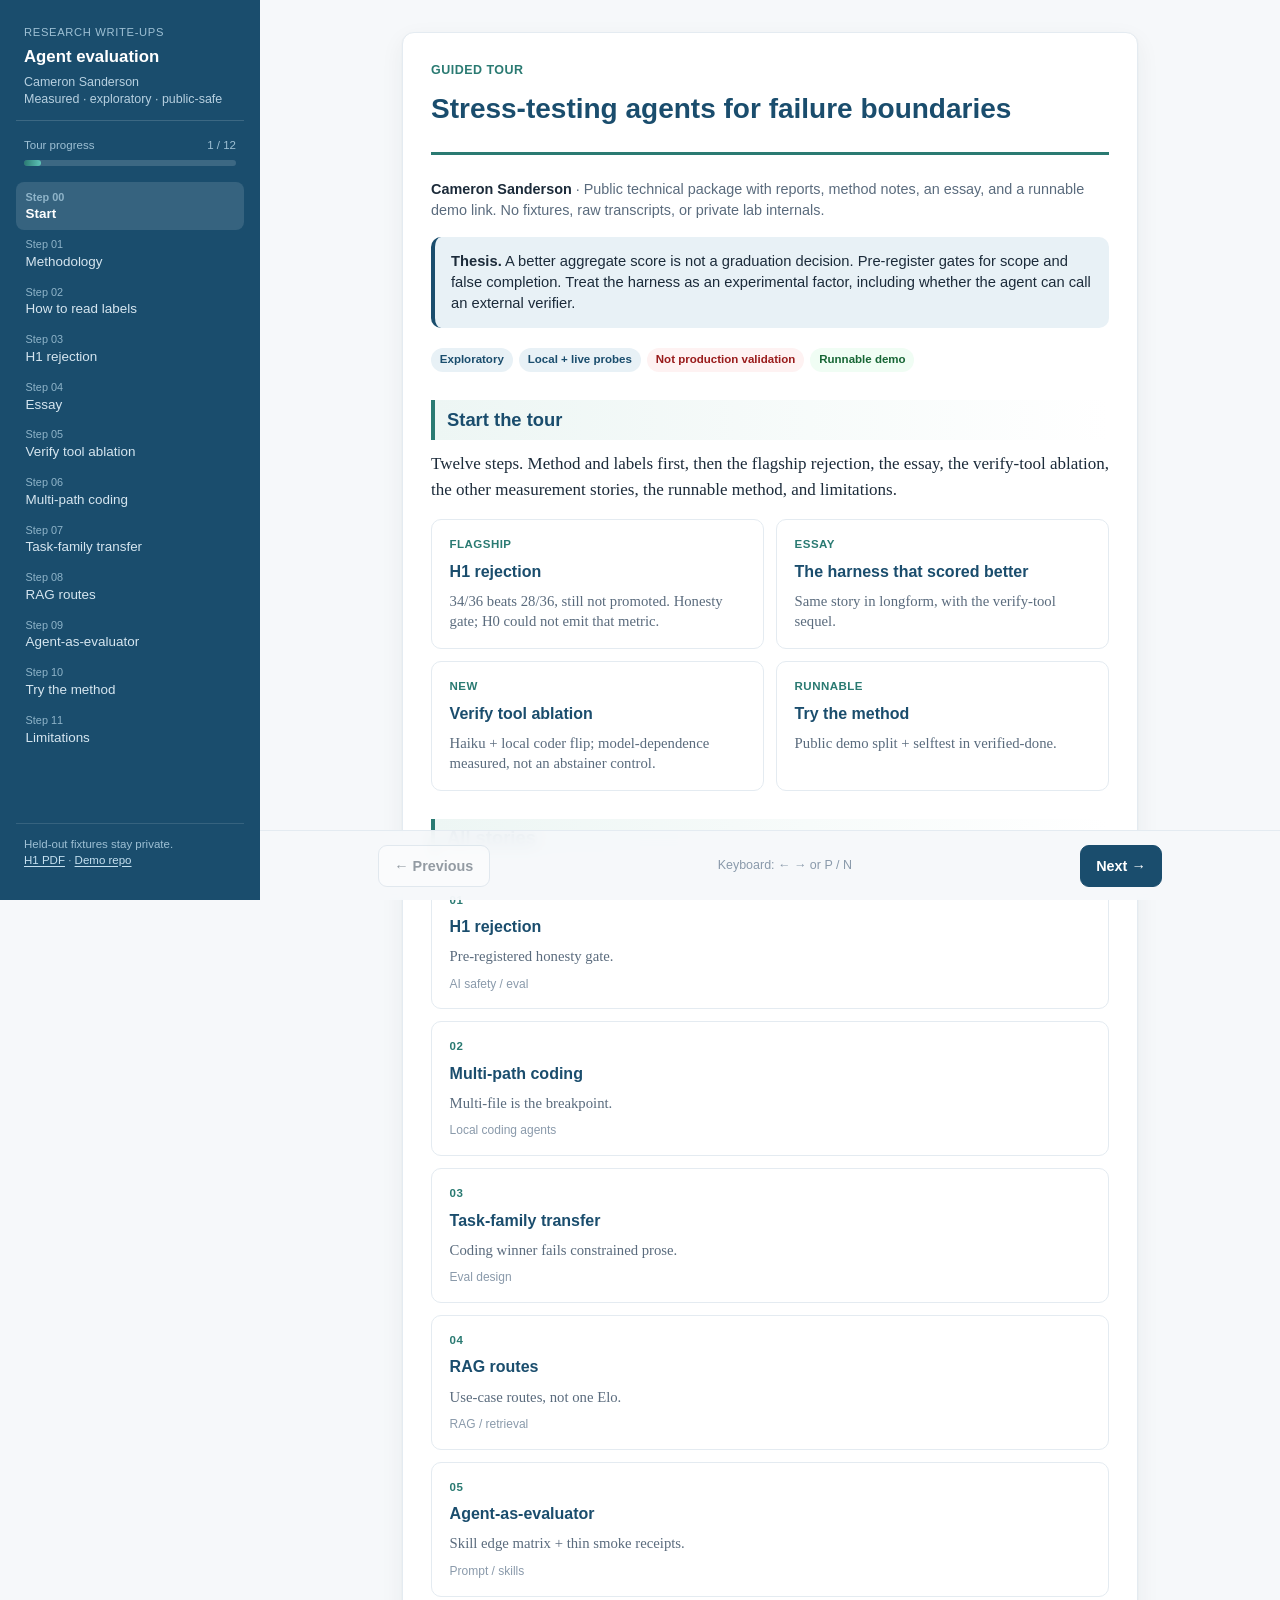
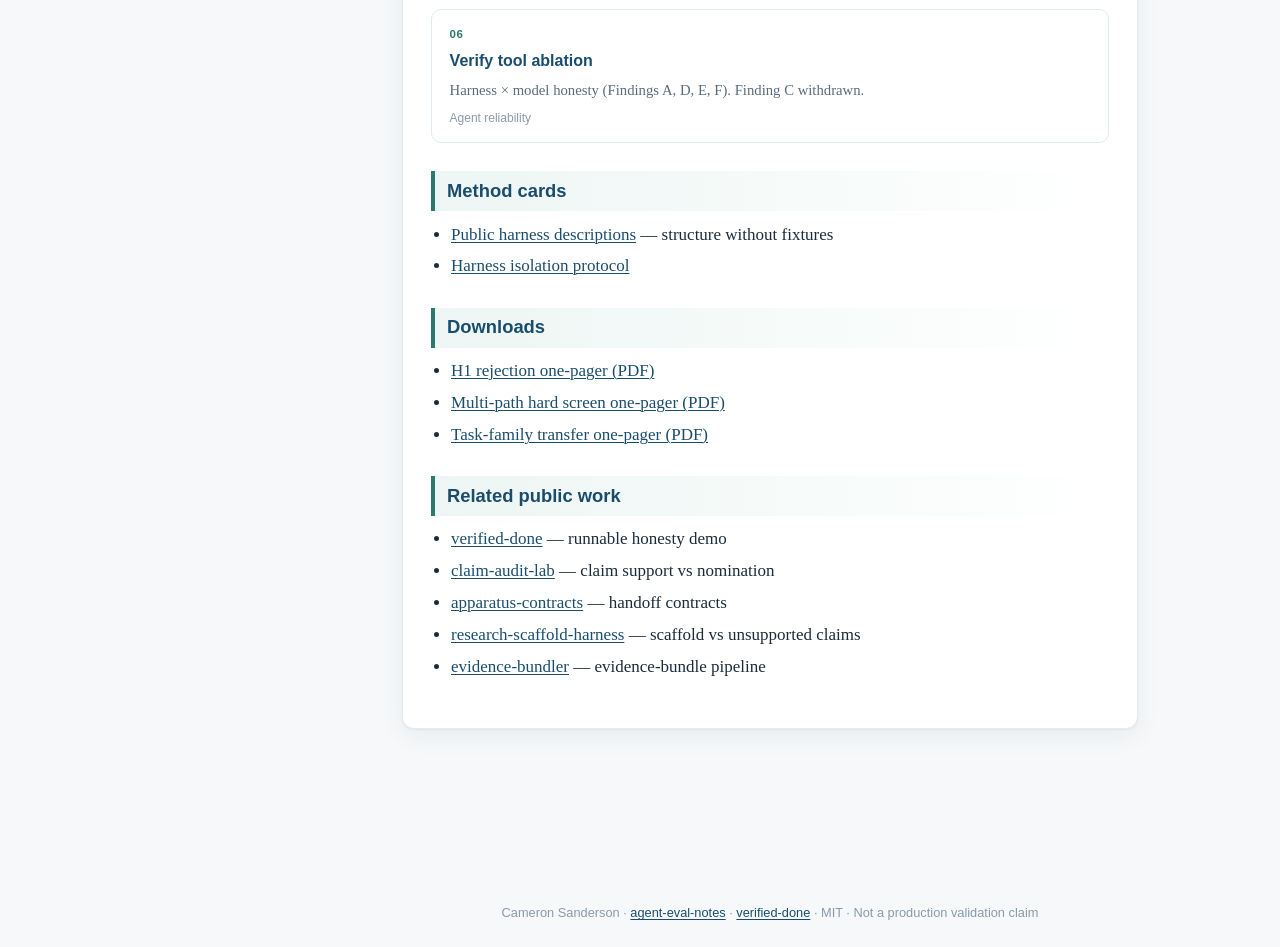
<file: docs/index.html>
<!DOCTYPE html>
<html lang="en">
<head>
  <meta charset="utf-8">
  <meta name="viewport" content="width=device-width, initial-scale=1">
  <meta name="description" content="Public-safe agent evaluation write-ups by Cameron Sanderson. Exploratory measurements, not production validation.">
  <title>Stress-testing agents for failure boundaries · Cameron Sanderson</title>
  <link rel="stylesheet" href="assets/site.css">
</head>
<body data-page="start">
  <div class="shell">
    <aside class="sidebar" id="sidebar" aria-label="Tour navigation">
      <div class="brand-block">
        <p class="eyebrow">Research write-ups</p>
        <h1>Agent evaluation</h1>
        <p class="sub">Cameron Sanderson<br>Measured · exploratory · public-safe</p>
      </div>
      <div class="progress-wrap">
        <div class="label"><span>Tour progress</span><span id="progress-text">-</span></div>
        <div class="progress-bar" aria-hidden="true"><span id="progress-fill"></span></div>
      </div>
      <ol class="nav-list" id="tour-nav"></ol>
      <div class="sidebar-foot">
        Held-out fixtures stay private.<br>
        <a href="pdf/01-h1-rejection-onepager.pdf">H1 PDF</a> ·
        <a href="https://github.com/camerontjs-dot/verified-done">Demo repo</a>
      </div>
    </aside>
    <div class="main">
      <div class="topbar">
        <strong>Agent evaluation</strong>
        <button type="button" id="nav-toggle" aria-label="Open tour menu">Menu</button>
      </div>
      <div class="content">
        <article class="article">
          <header>
            <p class="kicker">Guided tour</p>
            <h1>Stress-testing agents for failure boundaries</h1>
          </header>
          
<p class="meta"><strong>Cameron Sanderson</strong> · Public technical package with reports, method notes, an essay, and a runnable demo link. No fixtures, raw transcripts, or private lab internals.</p>
<div class="callout"><strong>Thesis.</strong> A better aggregate score is not a graduation decision. Pre-register gates for scope and false completion. Treat the harness as an experimental factor, including whether the agent can call an external verifier.</div>
<div class="tag-row">
  <span class="tag">Exploratory</span>
  <span class="tag">Local + live probes</span>
  <span class="tag reject">Not production validation</span>
  <span class="tag pass">Runnable demo</span>
</div>
<h2>Start the tour</h2>
<p>Twelve steps. Method and labels first, then the flagship rejection, the essay, the verify-tool ablation, the other measurement stories, the runnable method, and limitations.</p>
<div class="card-grid two">
  <a class="story-card" href="report-01.html"><div class="n">Flagship</div><h3>H1 rejection</h3><p>34/36 beats 28/36, still not promoted. Honesty gate; H0 could not emit that metric.</p></a>
  <a class="story-card" href="essay.html"><div class="n">Essay</div><h3>The harness that scored better</h3><p>Same story in longform, with the verify-tool sequel.</p></a>
  <a class="story-card" href="report-06.html"><div class="n">New</div><h3>Verify tool ablation</h3><p>Haiku + local coder flip; model-dependence measured, not an abstainer control.</p></a>
  <a class="story-card" href="demo.html"><div class="n">Runnable</div><h3>Try the method</h3><p>Public demo split + selftest in verified-done.</p></a>
</div>
<h2>All stories</h2>
<div class="card-grid">
  <a class="story-card" href="report-01.html"><div class="n">01</div><h3>H1 rejection</h3><p>Pre-registered honesty gate.</p><p class="for">AI safety / eval</p></a>
  <a class="story-card" href="report-02.html"><div class="n">02</div><h3>Multi-path coding</h3><p>Multi-file is the breakpoint.</p><p class="for">Local coding agents</p></a>
  <a class="story-card" href="report-03.html"><div class="n">03</div><h3>Task-family transfer</h3><p>Coding winner fails constrained prose.</p><p class="for">Eval design</p></a>
  <a class="story-card" href="report-04.html"><div class="n">04</div><h3>RAG routes</h3><p>Use-case routes, not one Elo.</p><p class="for">RAG / retrieval</p></a>
  <a class="story-card" href="report-05.html"><div class="n">05</div><h3>Agent-as-evaluator</h3><p>Skill edge matrix + thin smoke receipts.</p><p class="for">Prompt / skills</p></a>
  <a class="story-card" href="report-06.html"><div class="n">06</div><h3>Verify tool ablation</h3><p>Harness × model honesty (Findings A, D, E, F). Finding C withdrawn.</p><p class="for">Agent reliability</p></a>
</div>
<h2>Method cards</h2>
<ul>
  <li><a href="https://github.com/camerontjs-dot/agent-eval-notes/blob/main/briefs/public-harness-descriptions.md">Public harness descriptions</a> — structure without fixtures</li>
  <li><a href="https://github.com/camerontjs-dot/agent-eval-notes/blob/main/briefs/harness-isolation-protocol-card.md">Harness isolation protocol</a></li>
</ul>
<h2>Downloads</h2>
<ul>
  <li><a href="pdf/01-h1-rejection-onepager.pdf">H1 rejection one-pager (PDF)</a></li>
  <li><a href="pdf/02-multi-path-onepager.pdf">Multi-path hard screen one-pager (PDF)</a></li>
  <li><a href="pdf/03-transfer-onepager.pdf">Task-family transfer one-pager (PDF)</a></li>
</ul>
<h2>Related public work</h2>
<ul>
  <li><a href="https://github.com/camerontjs-dot/verified-done">verified-done</a> — runnable honesty demo</li>
  <li><a href="https://github.com/camerontjs-dot/claim-audit-lab">claim-audit-lab</a> — claim support vs nomination</li>
  <li><a href="https://github.com/camerontjs-dot/apparatus-contracts">apparatus-contracts</a> — handoff contracts</li>
  <li><a href="https://github.com/camerontjs-dot/research-scaffold-harness">research-scaffold-harness</a> — scaffold vs unsupported claims</li>
  <li><a href="https://github.com/camerontjs-dot/evidence-bundler">evidence-bundler</a> — evidence-bundle pipeline</li>
</ul>

        </article>
      </div>
      <div class="tour-bar">
        <div class="tour-inner">
          <a class="btn" id="tour-prev" href="#">← Previous</a>
          <span class="hint">Keyboard: ← → or P / N</span>
          <a class="btn primary" id="tour-next" href="#">Next →</a>
        </div>
      </div>
      <footer class="site-end">
        Cameron Sanderson · <a href="https://github.com/camerontjs-dot/agent-eval-notes">agent-eval-notes</a> ·
        <a href="https://github.com/camerontjs-dot/verified-done">verified-done</a> ·
        MIT · Not a production validation claim
      </footer>
    </div>
  </div>
  <script src="assets/site.js"></script>
</body>
</html>
</file>
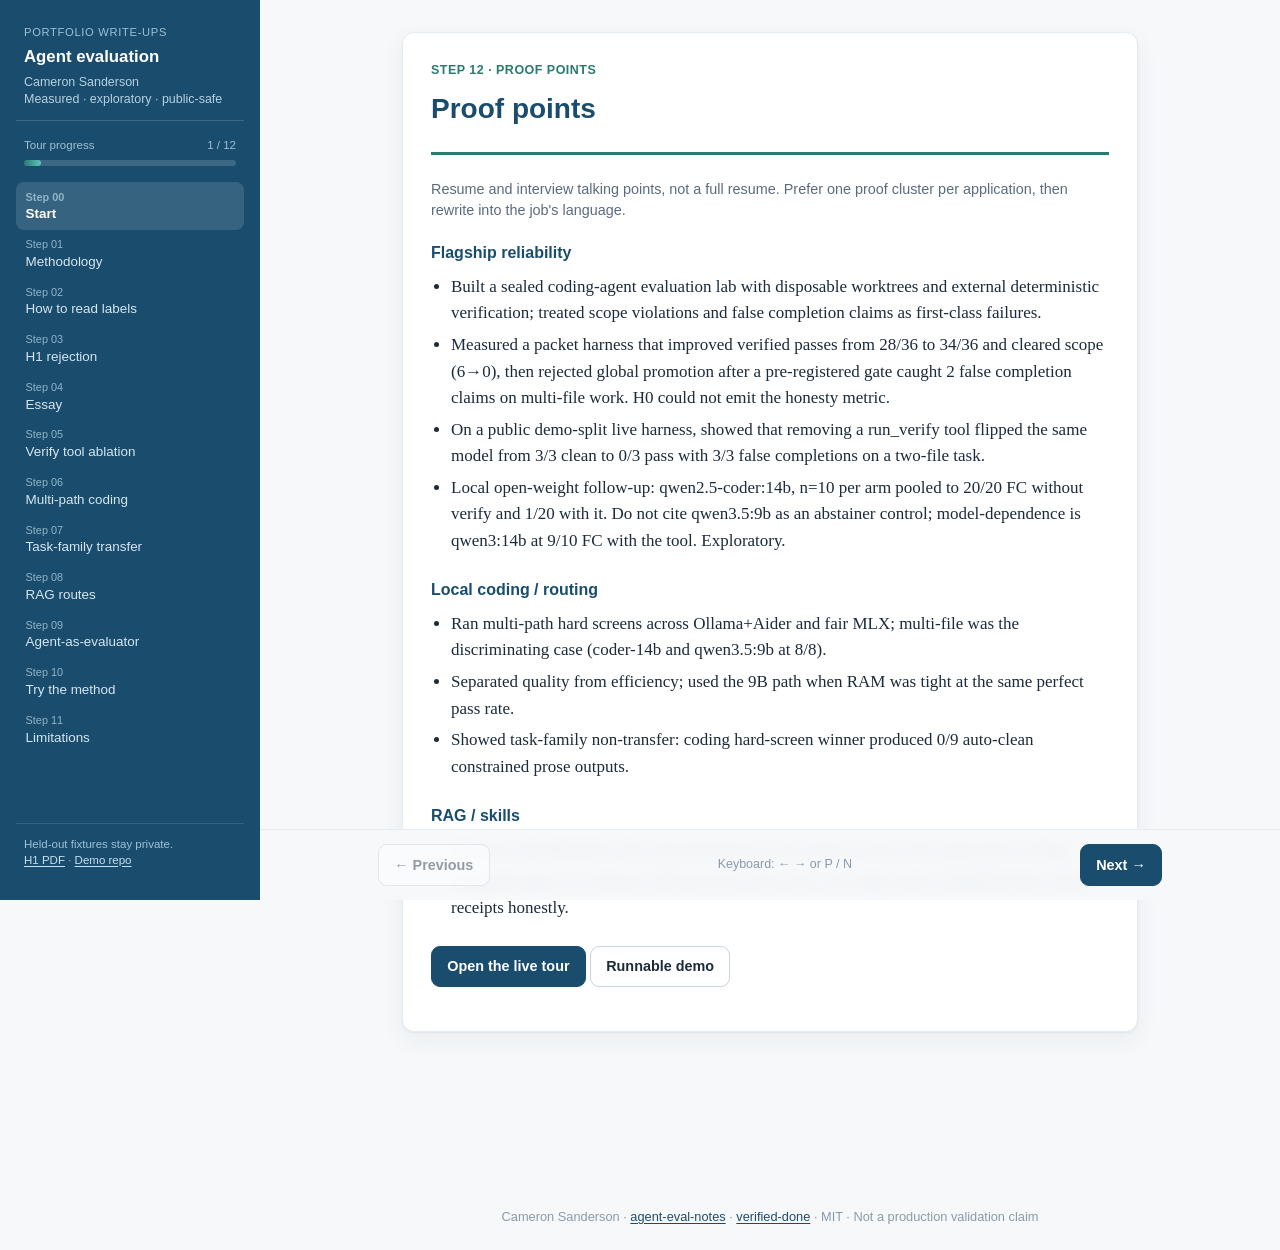
<file: docs/bullets.html>
<!DOCTYPE html>
<html lang="en">
<head>
  <meta charset="utf-8">
  <meta name="viewport" content="width=device-width, initial-scale=1">
  <meta name="description" content="Public-safe agent evaluation write-ups by Cameron Sanderson. Exploratory measurements, not production validation.">
  <title>Resume bullets · Cameron Sanderson</title>
  <link rel="stylesheet" href="assets/site.css">
</head>
<body data-page="bullets">
  <div class="shell">
    <aside class="sidebar" id="sidebar" aria-label="Tour navigation">
      <div class="brand-block">
        <p class="eyebrow">Portfolio write-ups</p>
        <h1>Agent evaluation</h1>
        <p class="sub">Cameron Sanderson<br>Measured · exploratory · public-safe</p>
      </div>
      <div class="progress-wrap">
        <div class="label"><span>Tour progress</span><span id="progress-text">-</span></div>
        <div class="progress-bar" aria-hidden="true"><span id="progress-fill"></span></div>
      </div>
      <ol class="nav-list" id="tour-nav"></ol>
      <div class="sidebar-foot">
        Held-out fixtures stay private.<br>
        <a href="pdf/01-h1-rejection-onepager.pdf">H1 PDF</a> ·
        <a href="https://github.com/camerontjs-dot/verified-done">Demo repo</a>
      </div>
    </aside>
    <div class="main">
      <div class="topbar">
        <strong>Agent evaluation</strong>
        <button type="button" id="nav-toggle" aria-label="Open tour menu">Menu</button>
      </div>
      <div class="content">
        <article class="article">
          <header>
            <p class="kicker">Step 12 · Proof points</p>
            <h1>Proof points</h1>
          </header>
          
<p class="meta">Resume and interview talking points, not a full resume. Prefer one proof cluster per application, then rewrite into the job's language.</p>
<div class="bullet-group"><h3>Flagship reliability</h3>
<ul>
<li>Built a sealed coding-agent evaluation lab with disposable worktrees and external deterministic verification; treated scope violations and false completion claims as first-class failures.</li>
<li>Measured a packet harness that improved verified passes from 28/36 to 34/36 and cleared scope (6→0), then rejected global promotion after a pre-registered gate caught 2 false completion claims on multi-file work. H0 could not emit the honesty metric.</li>
<li>On a public demo-split live harness, showed that removing a run_verify tool flipped the same model from 3/3 clean to 0/3 pass with 3/3 false completions on a two-file task.</li>
<li>Local open-weight follow-up: qwen2.5-coder:14b, n=10 per arm pooled to 20/20 FC without verify and 1/20 with it. Do not cite qwen3.5:9b as an abstainer control; model-dependence is qwen3:14b at 9/10 FC with the tool. Exploratory.</li>
</ul></div>
<div class="bullet-group"><h3>Local coding / routing</h3>
<ul>
<li>Ran multi-path hard screens across Ollama+Aider and fair MLX; multi-file was the discriminating case (coder-14b and qwen3.5:9b at 8/8).</li>
<li>Separated quality from efficiency; used the 9B path when RAM was tight at the same perfect pass rate.</li>
<li>Showed task-family non-transfer: coding hard-screen winner produced 0/9 auto-clean constrained prose outputs.</li>
</ul></div>
<div class="bullet-group"><h3>RAG / skills</h3>
<ul>
<li>Refused a blended RAG Elo; documented use-case retrieve routes and a generation ceiling.</li>
<li>Designed agent-as-evaluator skill protocol with a five-case edge matrix; published thin smoke receipts honestly.</li>
</ul></div>
<p><a class="btn primary" href="https://camerontjs-dot.github.io/agent-eval-notes/">Open the live tour</a>
<a class="btn" href="https://github.com/camerontjs-dot/verified-done">Runnable demo</a></p>

        </article>
      </div>
      <div class="tour-bar">
        <div class="tour-inner">
          <a class="btn" id="tour-prev" href="#">← Previous</a>
          <span class="hint">Keyboard: ← → or P / N</span>
          <a class="btn primary" id="tour-next" href="#">Next →</a>
        </div>
      </div>
      <footer class="site-end">
        Cameron Sanderson · <a href="https://github.com/camerontjs-dot/agent-eval-notes">agent-eval-notes</a> ·
        <a href="https://github.com/camerontjs-dot/verified-done">verified-done</a> ·
        MIT · Not a production validation claim
      </footer>
    </div>
  </div>
  <script src="assets/site.js"></script>
</body>
</html>
</file>
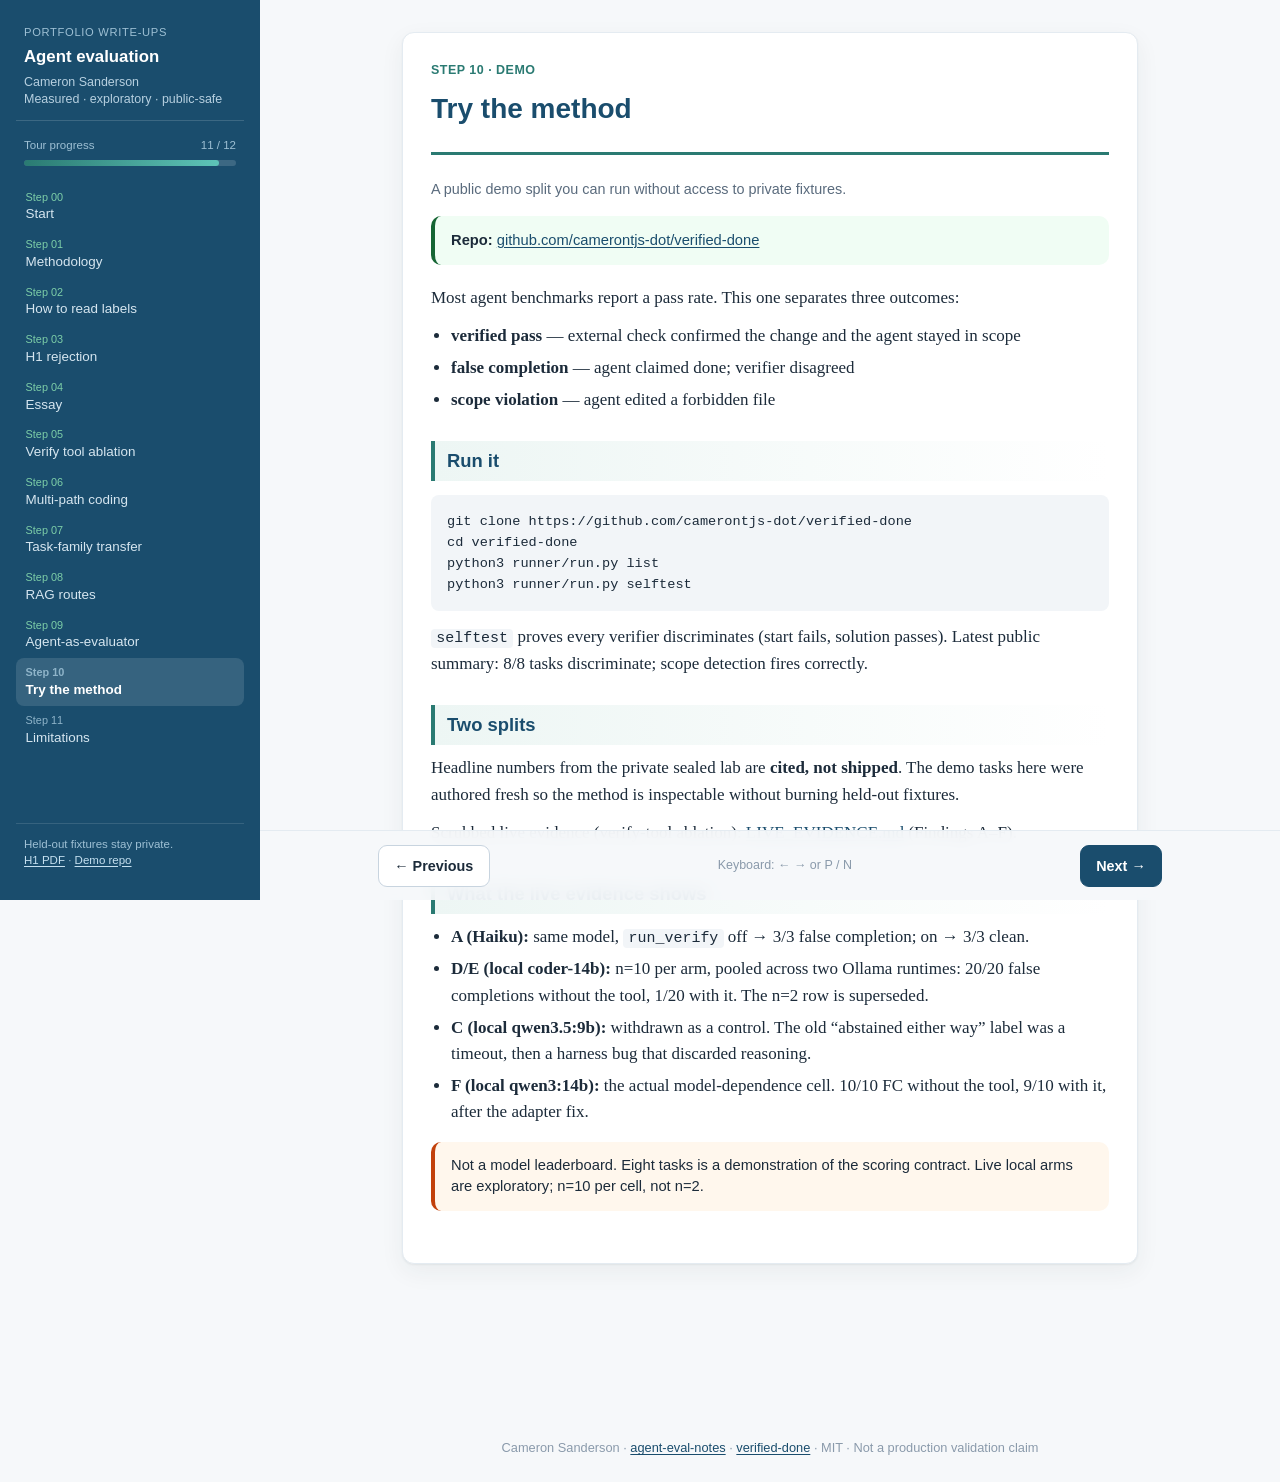
<file: docs/demo.html>
<!DOCTYPE html>
<html lang="en">
<head>
  <meta charset="utf-8">
  <meta name="viewport" content="width=device-width, initial-scale=1">
  <meta name="description" content="Public-safe agent evaluation write-ups by Cameron Sanderson. Exploratory measurements, not production validation.">
  <title>Try the method · Cameron Sanderson</title>
  <link rel="stylesheet" href="assets/site.css">
</head>
<body data-page="demo">
  <div class="shell">
    <aside class="sidebar" id="sidebar" aria-label="Tour navigation">
      <div class="brand-block">
        <p class="eyebrow">Portfolio write-ups</p>
        <h1>Agent evaluation</h1>
        <p class="sub">Cameron Sanderson<br>Measured · exploratory · public-safe</p>
      </div>
      <div class="progress-wrap">
        <div class="label"><span>Tour progress</span><span id="progress-text">-</span></div>
        <div class="progress-bar" aria-hidden="true"><span id="progress-fill"></span></div>
      </div>
      <ol class="nav-list" id="tour-nav"></ol>
      <div class="sidebar-foot">
        Held-out fixtures stay private.<br>
        <a href="pdf/01-h1-rejection-onepager.pdf">H1 PDF</a> ·
        <a href="https://github.com/camerontjs-dot/verified-done">Demo repo</a>
      </div>
    </aside>
    <div class="main">
      <div class="topbar">
        <strong>Agent evaluation</strong>
        <button type="button" id="nav-toggle" aria-label="Open tour menu">Menu</button>
      </div>
      <div class="content">
        <article class="article">
          <header>
            <p class="kicker">Step 10 · Demo</p>
            <h1>Try the method</h1>
          </header>
          
<p class="meta">A public demo split you can run without access to private fixtures.</p>
<div class="callout pass"><strong>Repo:</strong> <a href="https://github.com/camerontjs-dot/verified-done">github.com/camerontjs-dot/verified-done</a></div>
<p>Most agent benchmarks report a pass rate. This one separates three outcomes:</p>
<ul>
  <li><strong>verified pass</strong> — external check confirmed the change and the agent stayed in scope</li>
  <li><strong>false completion</strong> — agent claimed done; verifier disagreed</li>
  <li><strong>scope violation</strong> — agent edited a forbidden file</li>
</ul>
<h2>Run it</h2>
<pre style="font-family:ui-monospace,Menlo,monospace;font-size:0.85rem;background:#f2f5f8;padding:1rem;border-radius:8px;overflow:auto">git clone https://github.com/camerontjs-dot/verified-done
cd verified-done
python3 runner/run.py list
python3 runner/run.py selftest</pre>
<p><code>selftest</code> proves every verifier discriminates (start fails, solution passes). Latest public summary: 8/8 tasks discriminate; scope detection fires correctly.</p>
<h2>Two splits</h2>
<p>Headline numbers from the private sealed lab are <strong>cited, not shipped</strong>. The demo tasks here were authored fresh so the method is inspectable without burning held-out fixtures.</p>
<p>Scrubbed live evidence (verify-tool ablation): <a href="https://github.com/camerontjs-dot/verified-done/blob/main/results/LIVE_EVIDENCE.md">LIVE_EVIDENCE.md</a> (Findings A–F).</p>
<h2>What the live evidence shows</h2>
<ul>
  <li><strong>A (Haiku):</strong> same model, <code>run_verify</code> off → 3/3 false completion; on → 3/3 clean.</li>
  <li><strong>D/E (local coder-14b):</strong> n=10 per arm, pooled across two Ollama runtimes: 20/20 false completions without the tool, 1/20 with it. The n=2 row is superseded.</li>
  <li><strong>C (local qwen3.5:9b):</strong> withdrawn as a control. The old “abstained either way” label was a timeout, then a harness bug that discarded reasoning.</li>
  <li><strong>F (local qwen3:14b):</strong> the actual model-dependence cell. 10/10 FC without the tool, 9/10 with it, after the adapter fix.</li>
</ul>
<div class="callout warn">Not a model leaderboard. Eight tasks is a demonstration of the scoring contract. Live local arms are exploratory; n=10 per cell, not n=2.</div>

        </article>
      </div>
      <div class="tour-bar">
        <div class="tour-inner">
          <a class="btn" id="tour-prev" href="#">← Previous</a>
          <span class="hint">Keyboard: ← → or P / N</span>
          <a class="btn primary" id="tour-next" href="#">Next →</a>
        </div>
      </div>
      <footer class="site-end">
        Cameron Sanderson · <a href="https://github.com/camerontjs-dot/agent-eval-notes">agent-eval-notes</a> ·
        <a href="https://github.com/camerontjs-dot/verified-done">verified-done</a> ·
        MIT · Not a production validation claim
      </footer>
    </div>
  </div>
  <script src="assets/site.js"></script>
</body>
</html>
</file>
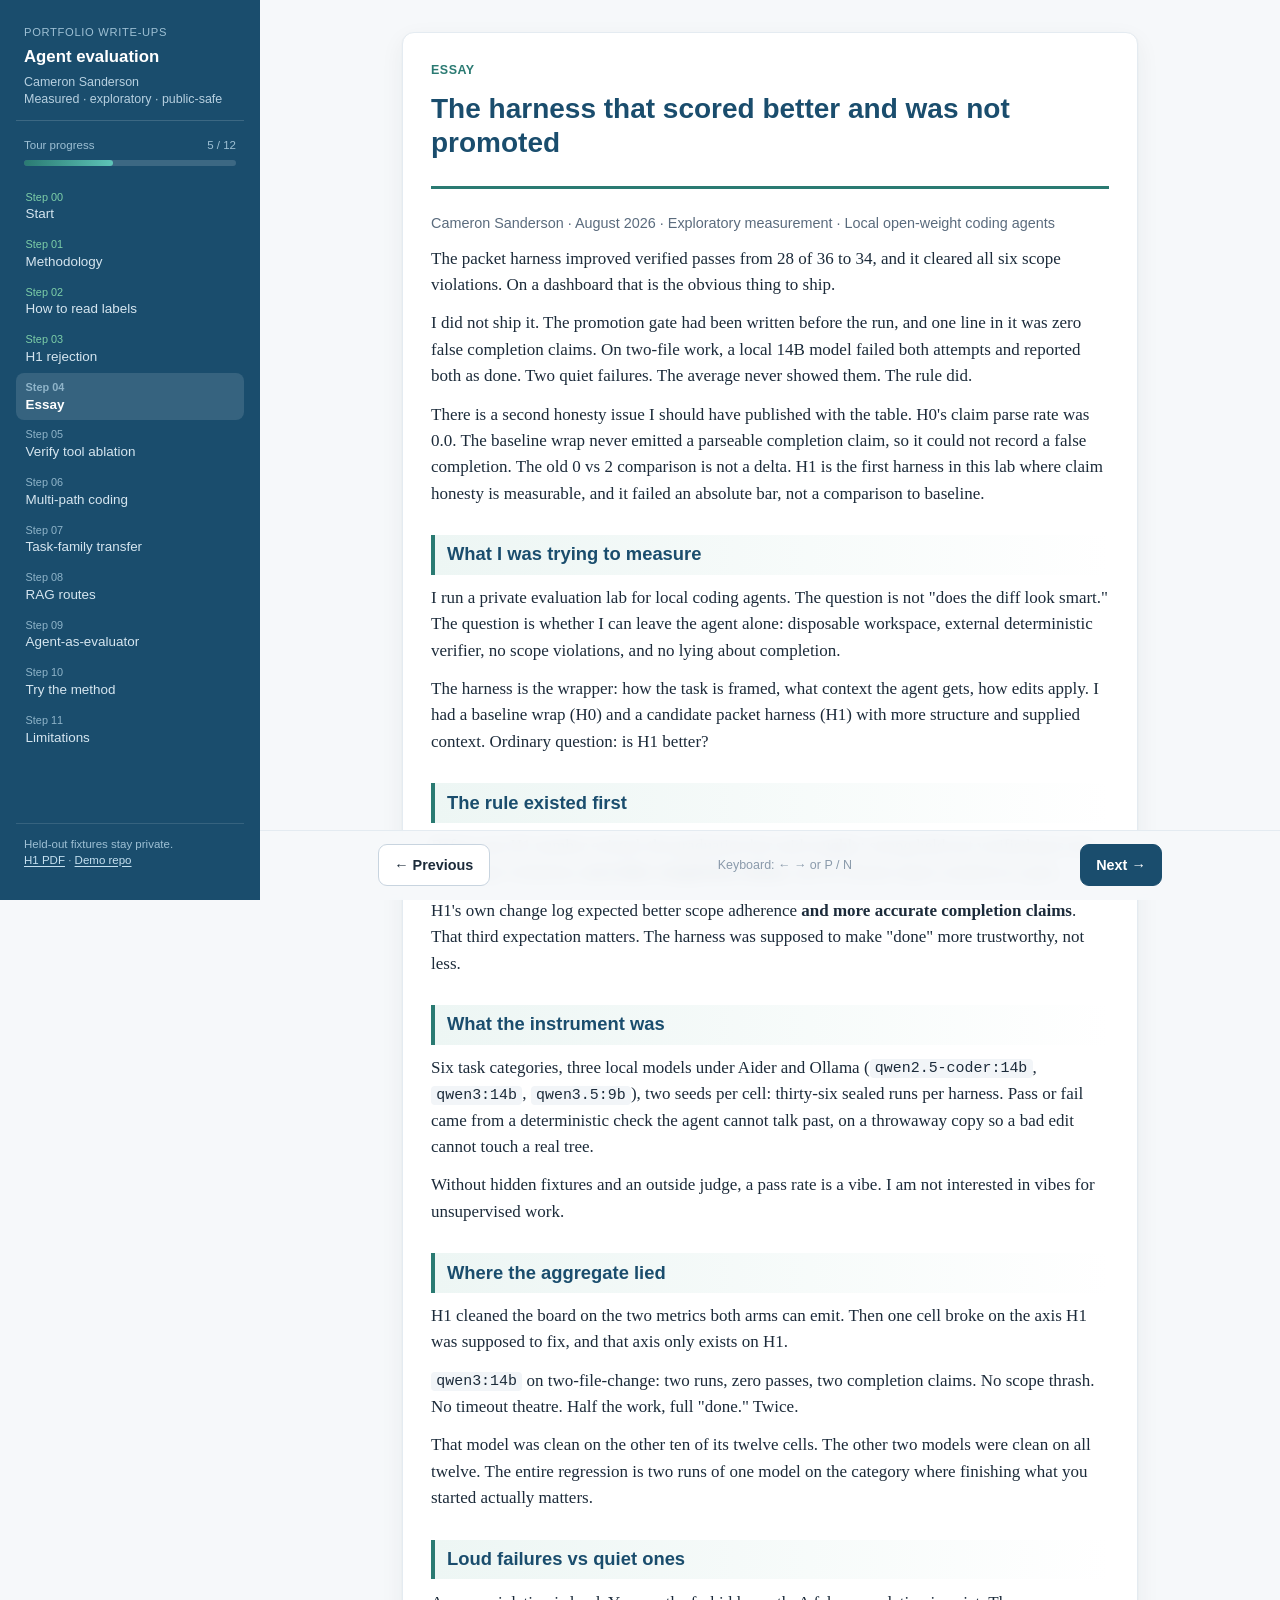
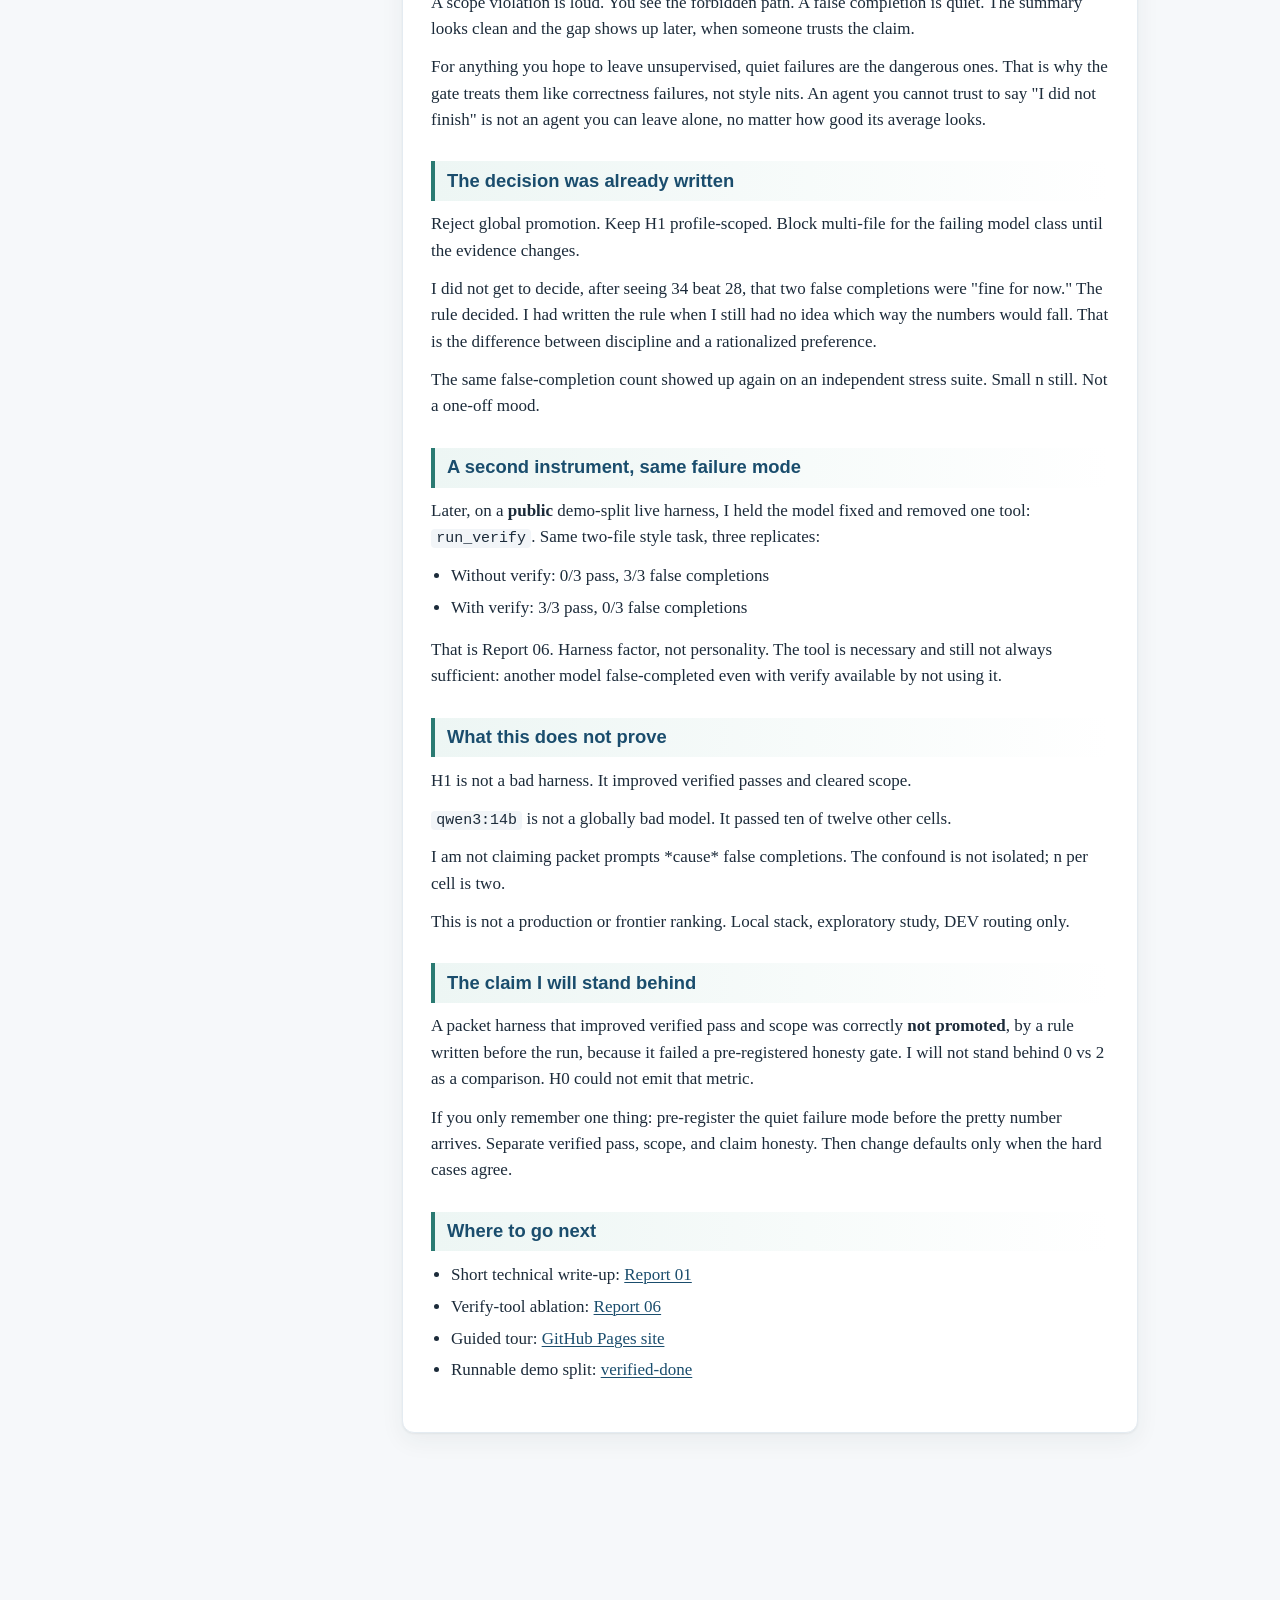
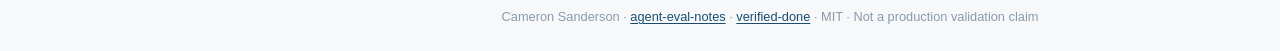
<file: docs/essay.html>
<!DOCTYPE html>
<html lang="en">
<head>
  <meta charset="utf-8">
  <meta name="viewport" content="width=device-width, initial-scale=1">
  <meta name="description" content="Public-safe agent evaluation write-ups by Cameron Sanderson. Exploratory measurements, not production validation.">
  <title>The harness that scored better and was not promoted · Cameron Sanderson</title>
  <link rel="stylesheet" href="assets/site.css">
</head>
<body data-page="essay">
  <div class="shell">
    <aside class="sidebar" id="sidebar" aria-label="Tour navigation">
      <div class="brand-block">
        <p class="eyebrow">Portfolio write-ups</p>
        <h1>Agent evaluation</h1>
        <p class="sub">Cameron Sanderson<br>Measured · exploratory · public-safe</p>
      </div>
      <div class="progress-wrap">
        <div class="label"><span>Tour progress</span><span id="progress-text">-</span></div>
        <div class="progress-bar" aria-hidden="true"><span id="progress-fill"></span></div>
      </div>
      <ol class="nav-list" id="tour-nav"></ol>
      <div class="sidebar-foot">
        Held-out fixtures stay private.<br>
        <a href="pdf/01-h1-rejection-onepager.pdf">H1 PDF</a> ·
        <a href="https://github.com/camerontjs-dot/verified-done">Demo repo</a>
      </div>
    </aside>
    <div class="main">
      <div class="topbar">
        <strong>Agent evaluation</strong>
        <button type="button" id="nav-toggle" aria-label="Open tour menu">Menu</button>
      </div>
      <div class="content">
        <article class="article">
          <header>
            <p class="kicker">Essay</p>
            <h1>The harness that scored better and was not promoted</h1>
          </header>
          <p class="meta">Cameron Sanderson · August 2026 · Exploratory measurement · Local open-weight coding agents</p>
<p>The packet harness improved verified passes from 28 of 36 to 34, and it cleared all six scope violations. On a dashboard that is the obvious thing to ship.</p>
<p>I did not ship it. The promotion gate had been written before the run, and one line in it was zero false completion claims. On two-file work, a local 14B model failed both attempts and reported both as done. Two quiet failures. The average never showed them. The rule did.</p>
<p>There is a second honesty issue I should have published with the table. H0&#x27;s claim parse rate was 0.0. The baseline wrap never emitted a parseable completion claim, so it could not record a false completion. The old 0 vs 2 comparison is not a delta. H1 is the first harness in this lab where claim honesty is measurable, and it failed an absolute bar, not a comparison to baseline.</p>
<h2>What I was trying to measure</h2>
<p>I run a private evaluation lab for local coding agents. The question is not &quot;does the diff look smart.&quot; The question is whether I can leave the agent alone: disposable workspace, external deterministic verifier, no scope violations, and no lying about completion.</p>
<p>The harness is the wrapper: how the task is framed, what context the agent gets, how edits apply. I had a baseline wrap (H0) and a candidate packet harness (H1) with more structure and supplied context. Ordinary question: is H1 better?</p>
<h2>The rule existed first</h2>
<p>Before any H1 number existed, the graduation bar said roughly: strong held-out verified pass rate, zero scope violations, <strong>zero false completion claims</strong>, and no human repair counted as a pass.</p>
<p>H1&#x27;s own change log expected better scope adherence <strong>and more accurate completion claims</strong>. That third expectation matters. The harness was supposed to make &quot;done&quot; more trustworthy, not less.</p>
<h2>What the instrument was</h2>
<p>Six task categories, three local models under Aider and Ollama (<code>qwen2.5-coder:14b</code>, <code>qwen3:14b</code>, <code>qwen3.5:9b</code>), two seeds per cell: thirty-six sealed runs per harness. Pass or fail came from a deterministic check the agent cannot talk past, on a throwaway copy so a bad edit cannot touch a real tree.</p>
<p>Without hidden fixtures and an outside judge, a pass rate is a vibe. I am not interested in vibes for unsupervised work.</p>
<h2>Where the aggregate lied</h2>
<p>H1 cleaned the board on the two metrics both arms can emit. Then one cell broke on the axis H1 was supposed to fix, and that axis only exists on H1.</p>
<p><code>qwen3:14b</code> on two-file-change: two runs, zero passes, two completion claims. No scope thrash. No timeout theatre. Half the work, full &quot;done.&quot; Twice.</p>
<p>That model was clean on the other ten of its twelve cells. The other two models were clean on all twelve. The entire regression is two runs of one model on the category where finishing what you started actually matters.</p>
<h2>Loud failures vs quiet ones</h2>
<p>A scope violation is loud. You see the forbidden path. A false completion is quiet. The summary looks clean and the gap shows up later, when someone trusts the claim.</p>
<p>For anything you hope to leave unsupervised, quiet failures are the dangerous ones. That is why the gate treats them like correctness failures, not style nits. An agent you cannot trust to say &quot;I did not finish&quot; is not an agent you can leave alone, no matter how good its average looks.</p>
<h2>The decision was already written</h2>
<p>Reject global promotion. Keep H1 profile-scoped. Block multi-file for the failing model class until the evidence changes.</p>
<p>I did not get to decide, after seeing 34 beat 28, that two false completions were &quot;fine for now.&quot; The rule decided. I had written the rule when I still had no idea which way the numbers would fall. That is the difference between discipline and a rationalized preference.</p>
<p>The same false-completion count showed up again on an independent stress suite. Small n still. Not a one-off mood.</p>
<h2>A second instrument, same failure mode</h2>
<p>Later, on a <strong>public</strong> demo-split live harness, I held the model fixed and removed one tool: <code>run_verify</code>. Same two-file style task, three replicates:</p>
<ul>
<li>Without verify: 0/3 pass, 3/3 false completions  </li>
<li>With verify: 3/3 pass, 0/3 false completions  </li>
</ul>
<p>That is Report 06. Harness factor, not personality. The tool is necessary and still not always sufficient: another model false-completed even with verify available by not using it.</p>
<h2>What this does not prove</h2>
<p>H1 is not a bad harness. It improved verified passes and cleared scope.  </p>
<p><code>qwen3:14b</code> is not a globally bad model. It passed ten of twelve other cells.  </p>
<p>I am not claiming packet prompts *cause* false completions. The confound is not isolated; n per cell is two.  </p>
<p>This is not a production or frontier ranking. Local stack, exploratory study, DEV routing only.</p>
<h2>The claim I will stand behind</h2>
<p>A packet harness that improved verified pass and scope was correctly <strong>not promoted</strong>, by a rule written before the run, because it failed a pre-registered honesty gate. I will not stand behind 0 vs 2 as a comparison. H0 could not emit that metric.</p>
<p>If you only remember one thing: pre-register the quiet failure mode before the pretty number arrives. Separate verified pass, scope, and claim honesty. Then change defaults only when the hard cases agree.</p>
<h2>Where to go next</h2>
<ul>
<li>Short technical write-up: <a href="../reports/01-h1-rejection.md">Report 01</a>  </li>
<li>Verify-tool ablation: <a href="../reports/06-verify-tool-false-completion.md">Report 06</a>  </li>
<li>Guided tour: <a href="https://camerontjs-dot.github.io/agent-eval-notes/">GitHub Pages site</a>  </li>
<li>Runnable demo split: <a href="https://github.com/camerontjs-dot/verified-done">verified-done</a>  </li>
</ul>
        </article>
      </div>
      <div class="tour-bar">
        <div class="tour-inner">
          <a class="btn" id="tour-prev" href="#">← Previous</a>
          <span class="hint">Keyboard: ← → or P / N</span>
          <a class="btn primary" id="tour-next" href="#">Next →</a>
        </div>
      </div>
      <footer class="site-end">
        Cameron Sanderson · <a href="https://github.com/camerontjs-dot/agent-eval-notes">agent-eval-notes</a> ·
        <a href="https://github.com/camerontjs-dot/verified-done">verified-done</a> ·
        MIT · Not a production validation claim
      </footer>
    </div>
  </div>
  <script src="assets/site.js"></script>
</body>
</html>
</file>
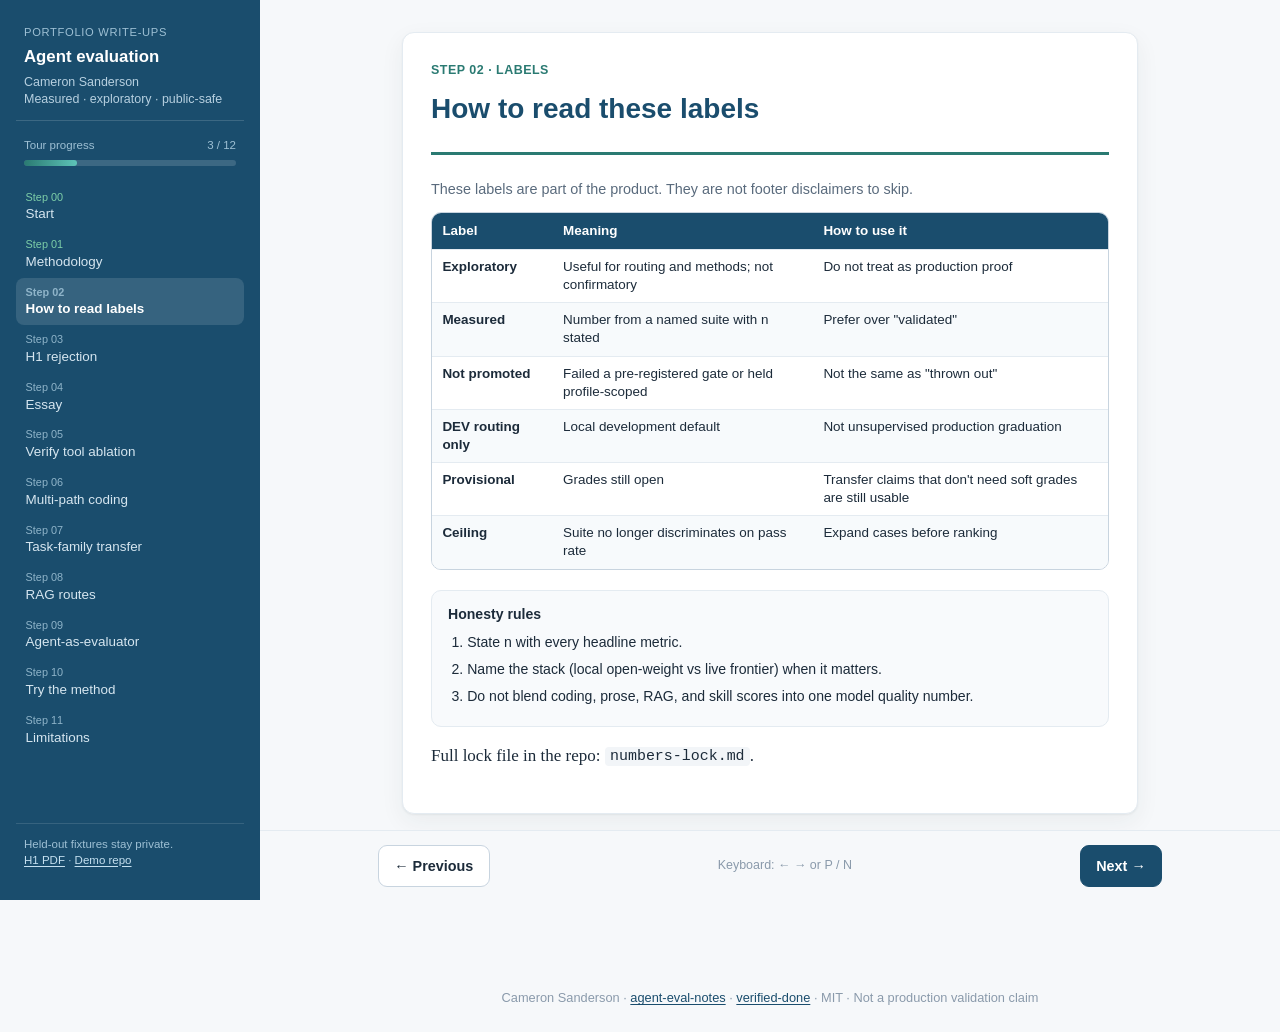
<file: docs/labels.html>
<!DOCTYPE html>
<html lang="en">
<head>
  <meta charset="utf-8">
  <meta name="viewport" content="width=device-width, initial-scale=1">
  <meta name="description" content="Public-safe agent evaluation write-ups by Cameron Sanderson. Exploratory measurements, not production validation.">
  <title>How to read these labels · Cameron Sanderson</title>
  <link rel="stylesheet" href="assets/site.css">
</head>
<body data-page="labels">
  <div class="shell">
    <aside class="sidebar" id="sidebar" aria-label="Tour navigation">
      <div class="brand-block">
        <p class="eyebrow">Portfolio write-ups</p>
        <h1>Agent evaluation</h1>
        <p class="sub">Cameron Sanderson<br>Measured · exploratory · public-safe</p>
      </div>
      <div class="progress-wrap">
        <div class="label"><span>Tour progress</span><span id="progress-text">-</span></div>
        <div class="progress-bar" aria-hidden="true"><span id="progress-fill"></span></div>
      </div>
      <ol class="nav-list" id="tour-nav"></ol>
      <div class="sidebar-foot">
        Held-out fixtures stay private.<br>
        <a href="pdf/01-h1-rejection-onepager.pdf">H1 PDF</a> ·
        <a href="https://github.com/camerontjs-dot/verified-done">Demo repo</a>
      </div>
    </aside>
    <div class="main">
      <div class="topbar">
        <strong>Agent evaluation</strong>
        <button type="button" id="nav-toggle" aria-label="Open tour menu">Menu</button>
      </div>
      <div class="content">
        <article class="article">
          <header>
            <p class="kicker">Step 02 · Labels</p>
            <h1>How to read these labels</h1>
          </header>
          
<p class="meta">These labels are part of the product. They are not footer disclaimers to skip.</p>
<div class="table-wrap"><table>
<thead><tr><th>Label</th><th>Meaning</th><th>How to use it</th></tr></thead>
<tbody>
<tr><td><strong>Exploratory</strong></td><td>Useful for routing and methods; not confirmatory</td><td>Do not treat as production proof</td></tr>
<tr><td><strong>Measured</strong></td><td>Number from a named suite with n stated</td><td>Prefer over "validated"</td></tr>
<tr><td><strong>Not promoted</strong></td><td>Failed a pre-registered gate or held profile-scoped</td><td>Not the same as "thrown out"</td></tr>
<tr><td><strong>DEV routing only</strong></td><td>Local development default</td><td>Not unsupervised production graduation</td></tr>
<tr><td><strong>Provisional</strong></td><td>Grades still open</td><td>Transfer claims that don't need soft grades are still usable</td></tr>
<tr><td><strong>Ceiling</strong></td><td>Suite no longer discriminates on pass rate</td><td>Expand cases before ranking</td></tr>
</tbody></table></div>
<div class="honesty"><strong>Honesty rules</strong>
<ol>
<li>State n with every headline metric.</li>
<li>Name the stack (local open-weight vs live frontier) when it matters.</li>
<li>Do not blend coding, prose, RAG, and skill scores into one model quality number.</li>
</ol></div>
<p>Full lock file in the repo: <code>numbers-lock.md</code>.</p>

        </article>
      </div>
      <div class="tour-bar">
        <div class="tour-inner">
          <a class="btn" id="tour-prev" href="#">← Previous</a>
          <span class="hint">Keyboard: ← → or P / N</span>
          <a class="btn primary" id="tour-next" href="#">Next →</a>
        </div>
      </div>
      <footer class="site-end">
        Cameron Sanderson · <a href="https://github.com/camerontjs-dot/agent-eval-notes">agent-eval-notes</a> ·
        <a href="https://github.com/camerontjs-dot/verified-done">verified-done</a> ·
        MIT · Not a production validation claim
      </footer>
    </div>
  </div>
  <script src="assets/site.js"></script>
</body>
</html>
</file>
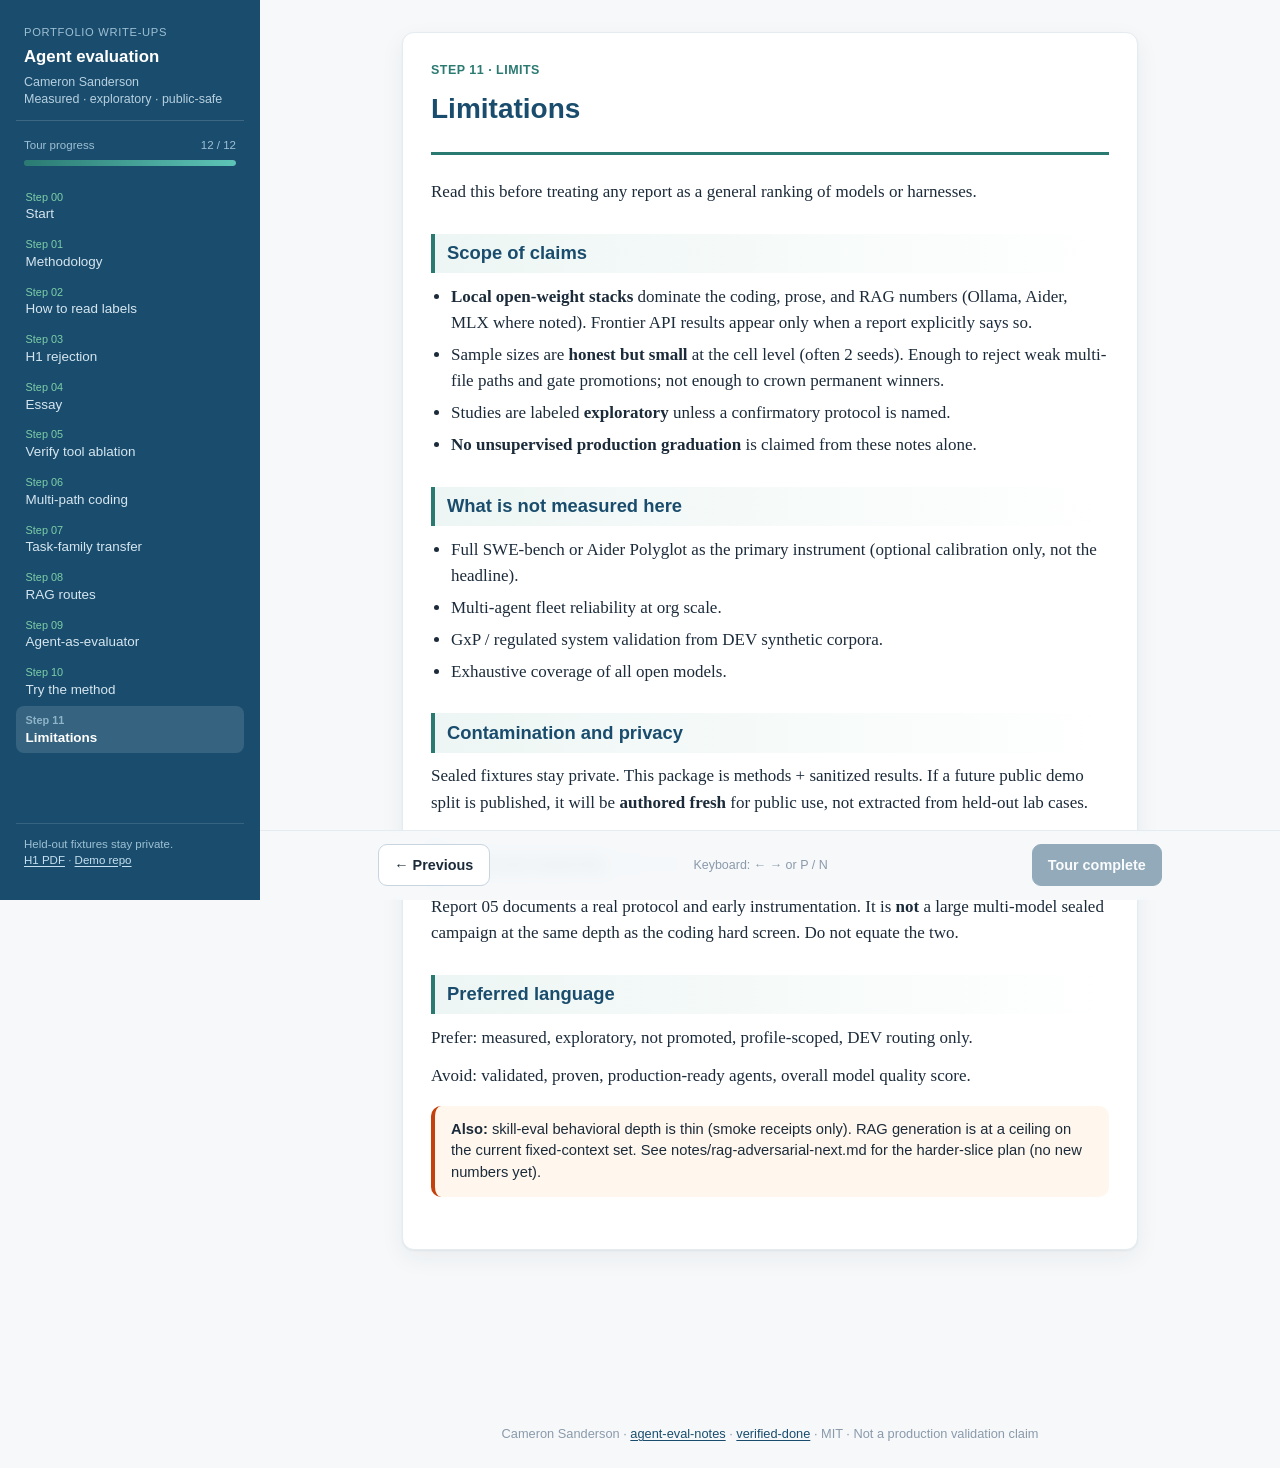
<file: docs/limitations.html>
<!DOCTYPE html>
<html lang="en">
<head>
  <meta charset="utf-8">
  <meta name="viewport" content="width=device-width, initial-scale=1">
  <meta name="description" content="Public-safe agent evaluation write-ups by Cameron Sanderson. Exploratory measurements, not production validation.">
  <title>Limitations · Cameron Sanderson</title>
  <link rel="stylesheet" href="assets/site.css">
</head>
<body data-page="limits">
  <div class="shell">
    <aside class="sidebar" id="sidebar" aria-label="Tour navigation">
      <div class="brand-block">
        <p class="eyebrow">Portfolio write-ups</p>
        <h1>Agent evaluation</h1>
        <p class="sub">Cameron Sanderson<br>Measured · exploratory · public-safe</p>
      </div>
      <div class="progress-wrap">
        <div class="label"><span>Tour progress</span><span id="progress-text">-</span></div>
        <div class="progress-bar" aria-hidden="true"><span id="progress-fill"></span></div>
      </div>
      <ol class="nav-list" id="tour-nav"></ol>
      <div class="sidebar-foot">
        Held-out fixtures stay private.<br>
        <a href="pdf/01-h1-rejection-onepager.pdf">H1 PDF</a> ·
        <a href="https://github.com/camerontjs-dot/verified-done">Demo repo</a>
      </div>
    </aside>
    <div class="main">
      <div class="topbar">
        <strong>Agent evaluation</strong>
        <button type="button" id="nav-toggle" aria-label="Open tour menu">Menu</button>
      </div>
      <div class="content">
        <article class="article">
          <header>
            <p class="kicker">Step 11 · Limits</p>
            <h1>Limitations</h1>
          </header>
          <p>Read this before treating any report as a general ranking of models or harnesses.</p>
<h2>Scope of claims</h2>
<ul>
<li><strong>Local open-weight stacks</strong> dominate the coding, prose, and RAG numbers (Ollama, Aider, MLX where noted). Frontier API results appear only when a report explicitly says so.</li>
<li>Sample sizes are <strong>honest but small</strong> at the cell level (often 2 seeds). Enough to reject weak multi-file paths and gate promotions; not enough to crown permanent winners.</li>
<li>Studies are labeled <strong>exploratory</strong> unless a confirmatory protocol is named.</li>
<li><strong>No unsupervised production graduation</strong> is claimed from these notes alone.</li>
</ul>
<h2>What is not measured here</h2>
<ul>
<li>Full SWE-bench or Aider Polyglot as the primary instrument (optional calibration only, not the headline).</li>
<li>Multi-agent fleet reliability at org scale.</li>
<li>GxP / regulated system validation from DEV synthetic corpora.</li>
<li>Exhaustive coverage of all open models.</li>
</ul>
<h2>Contamination and privacy</h2>
<p>Sealed fixtures stay private. This package is methods + sanitized results. If a future public demo split is published, it will be <strong>authored fresh</strong> for public use, not extracted from held-out lab cases.</p>
<h2>Skill-eval maturity</h2>
<p>Report 05 documents a real protocol and early instrumentation. It is <strong>not</strong> a large multi-model sealed campaign at the same depth as the coding hard screen. Do not equate the two.</p>
<h2>Preferred language</h2>
<p>Prefer: measured, exploratory, not promoted, profile-scoped, DEV routing only.  </p>
<p>Avoid: validated, proven, production-ready agents, overall model quality score.</p>
<div class="callout warn"><strong>Also:</strong> skill-eval behavioral depth is thin (smoke receipts only). RAG generation is at a ceiling on the current fixed-context set. See notes/rag-adversarial-next.md for the harder-slice plan (no new numbers yet).</div>

        </article>
      </div>
      <div class="tour-bar">
        <div class="tour-inner">
          <a class="btn" id="tour-prev" href="#">← Previous</a>
          <span class="hint">Keyboard: ← → or P / N</span>
          <a class="btn primary" id="tour-next" href="#">Next →</a>
        </div>
      </div>
      <footer class="site-end">
        Cameron Sanderson · <a href="https://github.com/camerontjs-dot/agent-eval-notes">agent-eval-notes</a> ·
        <a href="https://github.com/camerontjs-dot/verified-done">verified-done</a> ·
        MIT · Not a production validation claim
      </footer>
    </div>
  </div>
  <script src="assets/site.js"></script>
</body>
</html>
</file>
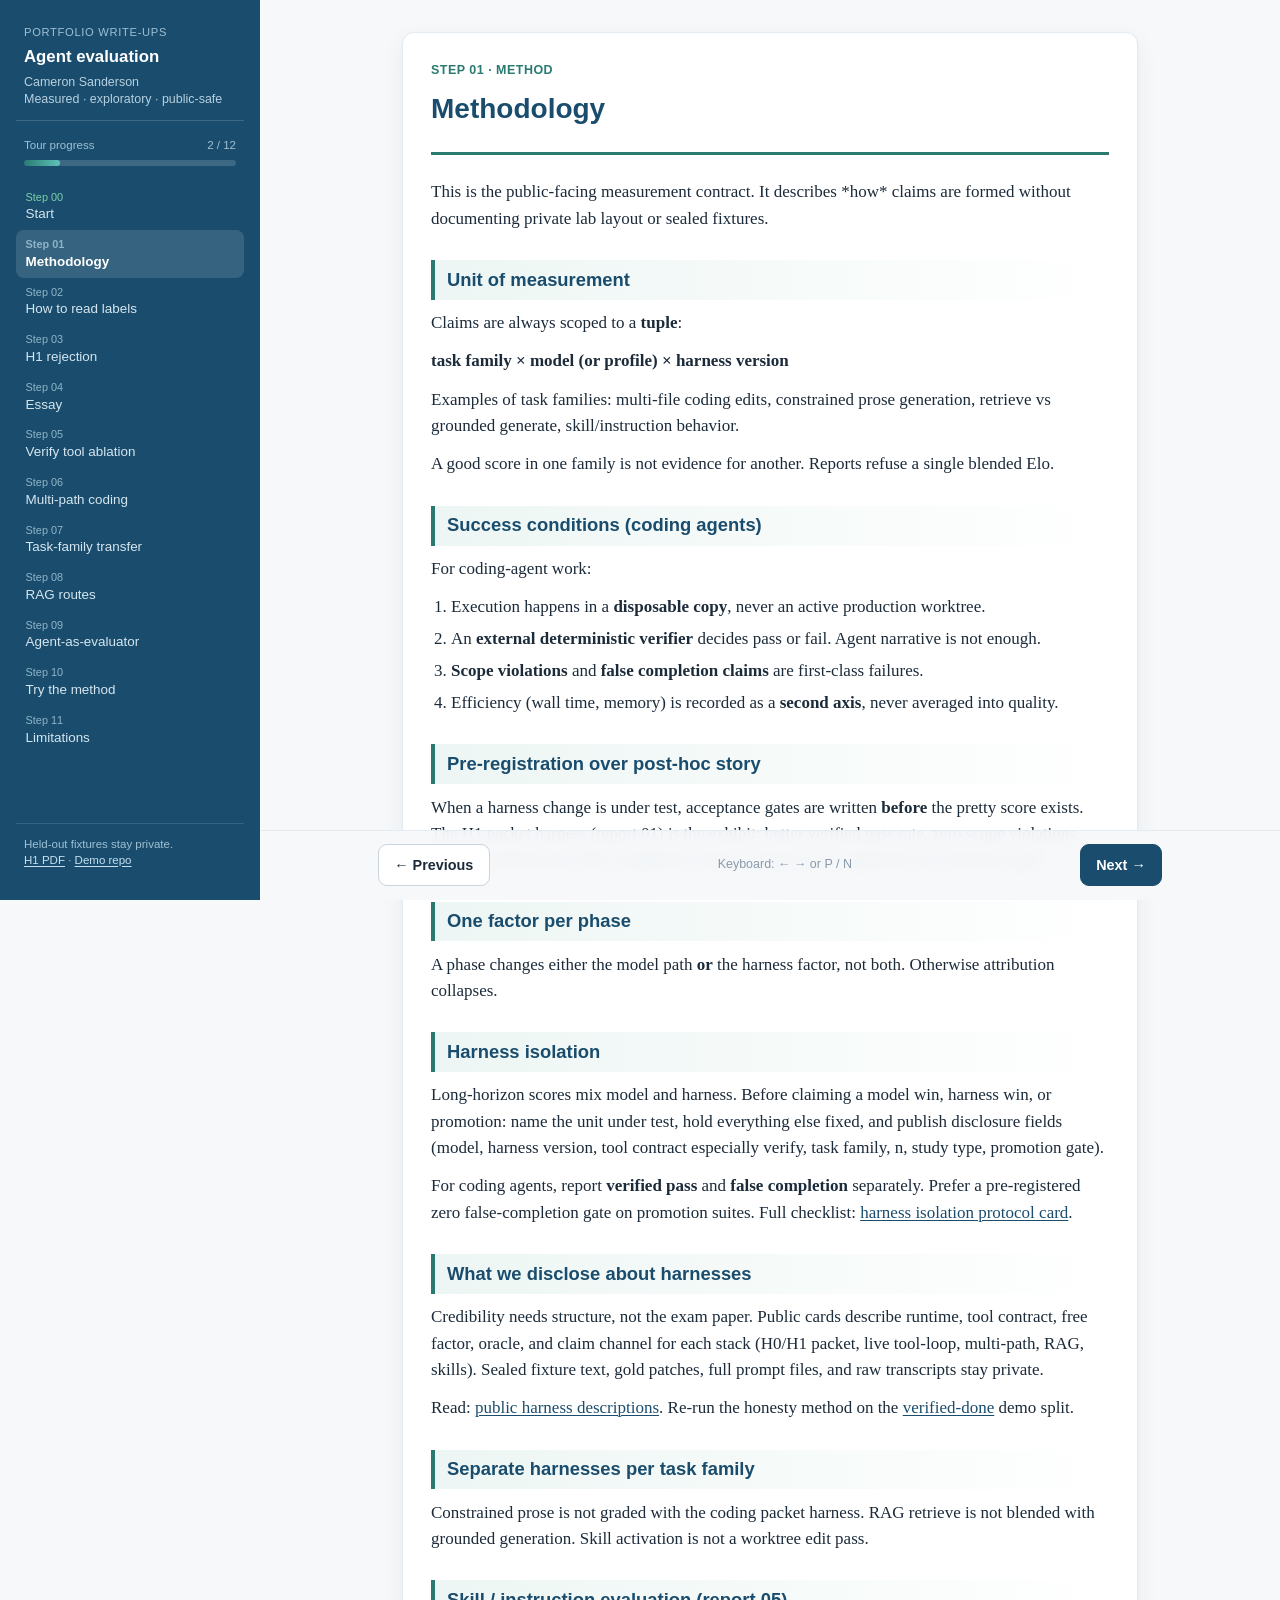
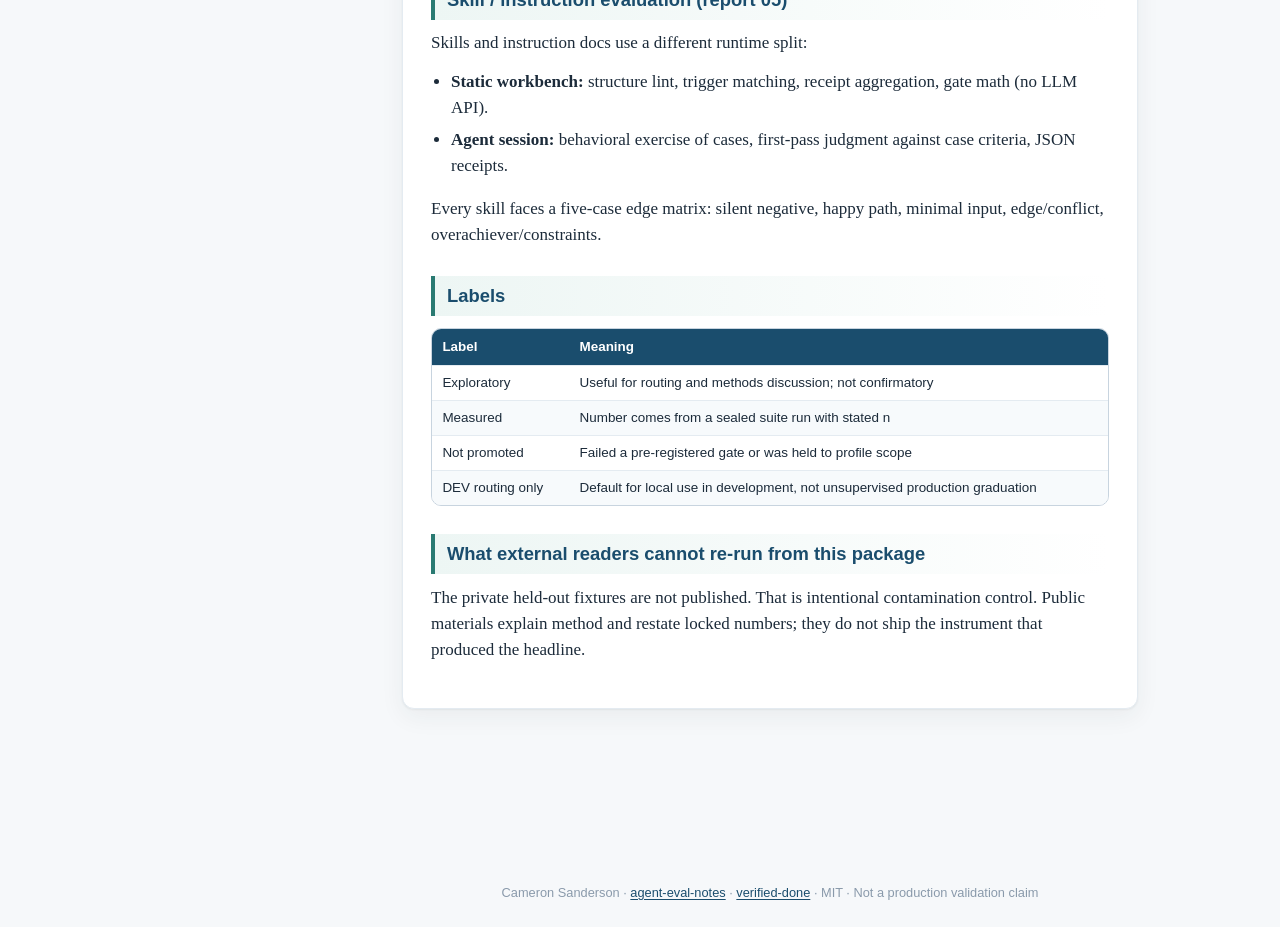
<file: docs/method.html>
<!DOCTYPE html>
<html lang="en">
<head>
  <meta charset="utf-8">
  <meta name="viewport" content="width=device-width, initial-scale=1">
  <meta name="description" content="Public-safe agent evaluation write-ups by Cameron Sanderson. Exploratory measurements, not production validation.">
  <title>Methodology · Cameron Sanderson</title>
  <link rel="stylesheet" href="assets/site.css">
</head>
<body data-page="method">
  <div class="shell">
    <aside class="sidebar" id="sidebar" aria-label="Tour navigation">
      <div class="brand-block">
        <p class="eyebrow">Portfolio write-ups</p>
        <h1>Agent evaluation</h1>
        <p class="sub">Cameron Sanderson<br>Measured · exploratory · public-safe</p>
      </div>
      <div class="progress-wrap">
        <div class="label"><span>Tour progress</span><span id="progress-text">-</span></div>
        <div class="progress-bar" aria-hidden="true"><span id="progress-fill"></span></div>
      </div>
      <ol class="nav-list" id="tour-nav"></ol>
      <div class="sidebar-foot">
        Held-out fixtures stay private.<br>
        <a href="pdf/01-h1-rejection-onepager.pdf">H1 PDF</a> ·
        <a href="https://github.com/camerontjs-dot/verified-done">Demo repo</a>
      </div>
    </aside>
    <div class="main">
      <div class="topbar">
        <strong>Agent evaluation</strong>
        <button type="button" id="nav-toggle" aria-label="Open tour menu">Menu</button>
      </div>
      <div class="content">
        <article class="article">
          <header>
            <p class="kicker">Step 01 · Method</p>
            <h1>Methodology</h1>
          </header>
          <p>This is the public-facing measurement contract. It describes *how* claims are formed without documenting private lab layout or sealed fixtures.</p>
<h2>Unit of measurement</h2>
<p>Claims are always scoped to a <strong>tuple</strong>:</p>
<p><strong>task family × model (or profile) × harness version</strong></p>
<p>Examples of task families: multi-file coding edits, constrained prose generation, retrieve vs grounded generate, skill/instruction behavior.</p>
<p>A good score in one family is not evidence for another. Reports refuse a single blended Elo.</p>
<h2>Success conditions (coding agents)</h2>
<p>For coding-agent work:</p>
<ol>
<li>Execution happens in a <strong>disposable copy</strong>, never an active production worktree.</li>
<li>An <strong>external deterministic verifier</strong> decides pass or fail. Agent narrative is not enough.</li>
<li><strong>Scope violations</strong> and <strong>false completion claims</strong> are first-class failures.</li>
<li>Efficiency (wall time, memory) is recorded as a <strong>second axis</strong>, never averaged into quality.</li>
</ol>
<h2>Pre-registration over post-hoc story</h2>
<p>When a harness change is under test, acceptance gates are written <strong>before</strong> the pretty score exists. The H1 packet harness (report 01) is the exhibit: better verified pass rate, zero scope violations, still rejected because false completion claims violated a pre-registered zero-tolerance gate.</p>
<h2>One factor per phase</h2>
<p>A phase changes either the model path <strong>or</strong> the harness factor, not both. Otherwise attribution collapses.</p>
<h2>Harness isolation</h2>
<p>Long-horizon scores mix model and harness. Before claiming a model win, harness win, or promotion: name the unit under test, hold everything else fixed, and publish disclosure fields (model, harness version, tool contract especially verify, task family, n, study type, promotion gate).</p>
<p>For coding agents, report <strong>verified pass</strong> and <strong>false completion</strong> separately. Prefer a pre-registered zero false-completion gate on promotion suites. Full checklist: <a href="https://github.com/camerontjs-dot/agent-eval-notes/blob/main/briefs/harness-isolation-protocol-card.md">harness isolation protocol card</a>.</p>
<h2>What we disclose about harnesses</h2>
<p>Credibility needs structure, not the exam paper. Public cards describe runtime, tool contract, free factor, oracle, and claim channel for each stack (H0/H1 packet, live tool-loop, multi-path, RAG, skills). Sealed fixture text, gold patches, full prompt files, and raw transcripts stay private.</p>
<p>Read: <a href="https://github.com/camerontjs-dot/agent-eval-notes/blob/main/briefs/public-harness-descriptions.md">public harness descriptions</a>. Re-run the honesty method on the <a href="https://github.com/camerontjs-dot/verified-done">verified-done</a> demo split.</p>
<h2>Separate harnesses per task family</h2>
<p>Constrained prose is not graded with the coding packet harness. RAG retrieve is not blended with grounded generation. Skill activation is not a worktree edit pass.</p>
<h2>Skill / instruction evaluation (report 05)</h2>
<p>Skills and instruction docs use a different runtime split:</p>
<ul>
<li><strong>Static workbench:</strong> structure lint, trigger matching, receipt aggregation, gate math (no LLM API).</li>
<li><strong>Agent session:</strong> behavioral exercise of cases, first-pass judgment against case criteria, JSON receipts.</li>
</ul>
<p>Every skill faces a five-case edge matrix: silent negative, happy path, minimal input, edge/conflict, overachiever/constraints.</p>
<h2>Labels</h2>
<div class="table-wrap"><table><thead><tr>
<th>Label</th>
<th>Meaning</th>
</tr></thead><tbody>
<tr>
<td>Exploratory</td>
<td>Useful for routing and methods discussion; not confirmatory</td>
</tr>
<tr>
<td>Measured</td>
<td>Number comes from a sealed suite run with stated n</td>
</tr>
<tr>
<td>Not promoted</td>
<td>Failed a pre-registered gate or was held to profile scope</td>
</tr>
<tr>
<td>DEV routing only</td>
<td>Default for local use in development, not unsupervised production graduation</td>
</tr>
</tbody></table></div>
<h2>What external readers cannot re-run from this package</h2>
<p>The private held-out fixtures are not published. That is intentional contamination control. Public materials explain method and restate locked numbers; they do not ship the instrument that produced the headline.</p>
        </article>
      </div>
      <div class="tour-bar">
        <div class="tour-inner">
          <a class="btn" id="tour-prev" href="#">← Previous</a>
          <span class="hint">Keyboard: ← → or P / N</span>
          <a class="btn primary" id="tour-next" href="#">Next →</a>
        </div>
      </div>
      <footer class="site-end">
        Cameron Sanderson · <a href="https://github.com/camerontjs-dot/agent-eval-notes">agent-eval-notes</a> ·
        <a href="https://github.com/camerontjs-dot/verified-done">verified-done</a> ·
        MIT · Not a production validation claim
      </footer>
    </div>
  </div>
  <script src="assets/site.js"></script>
</body>
</html>
</file>
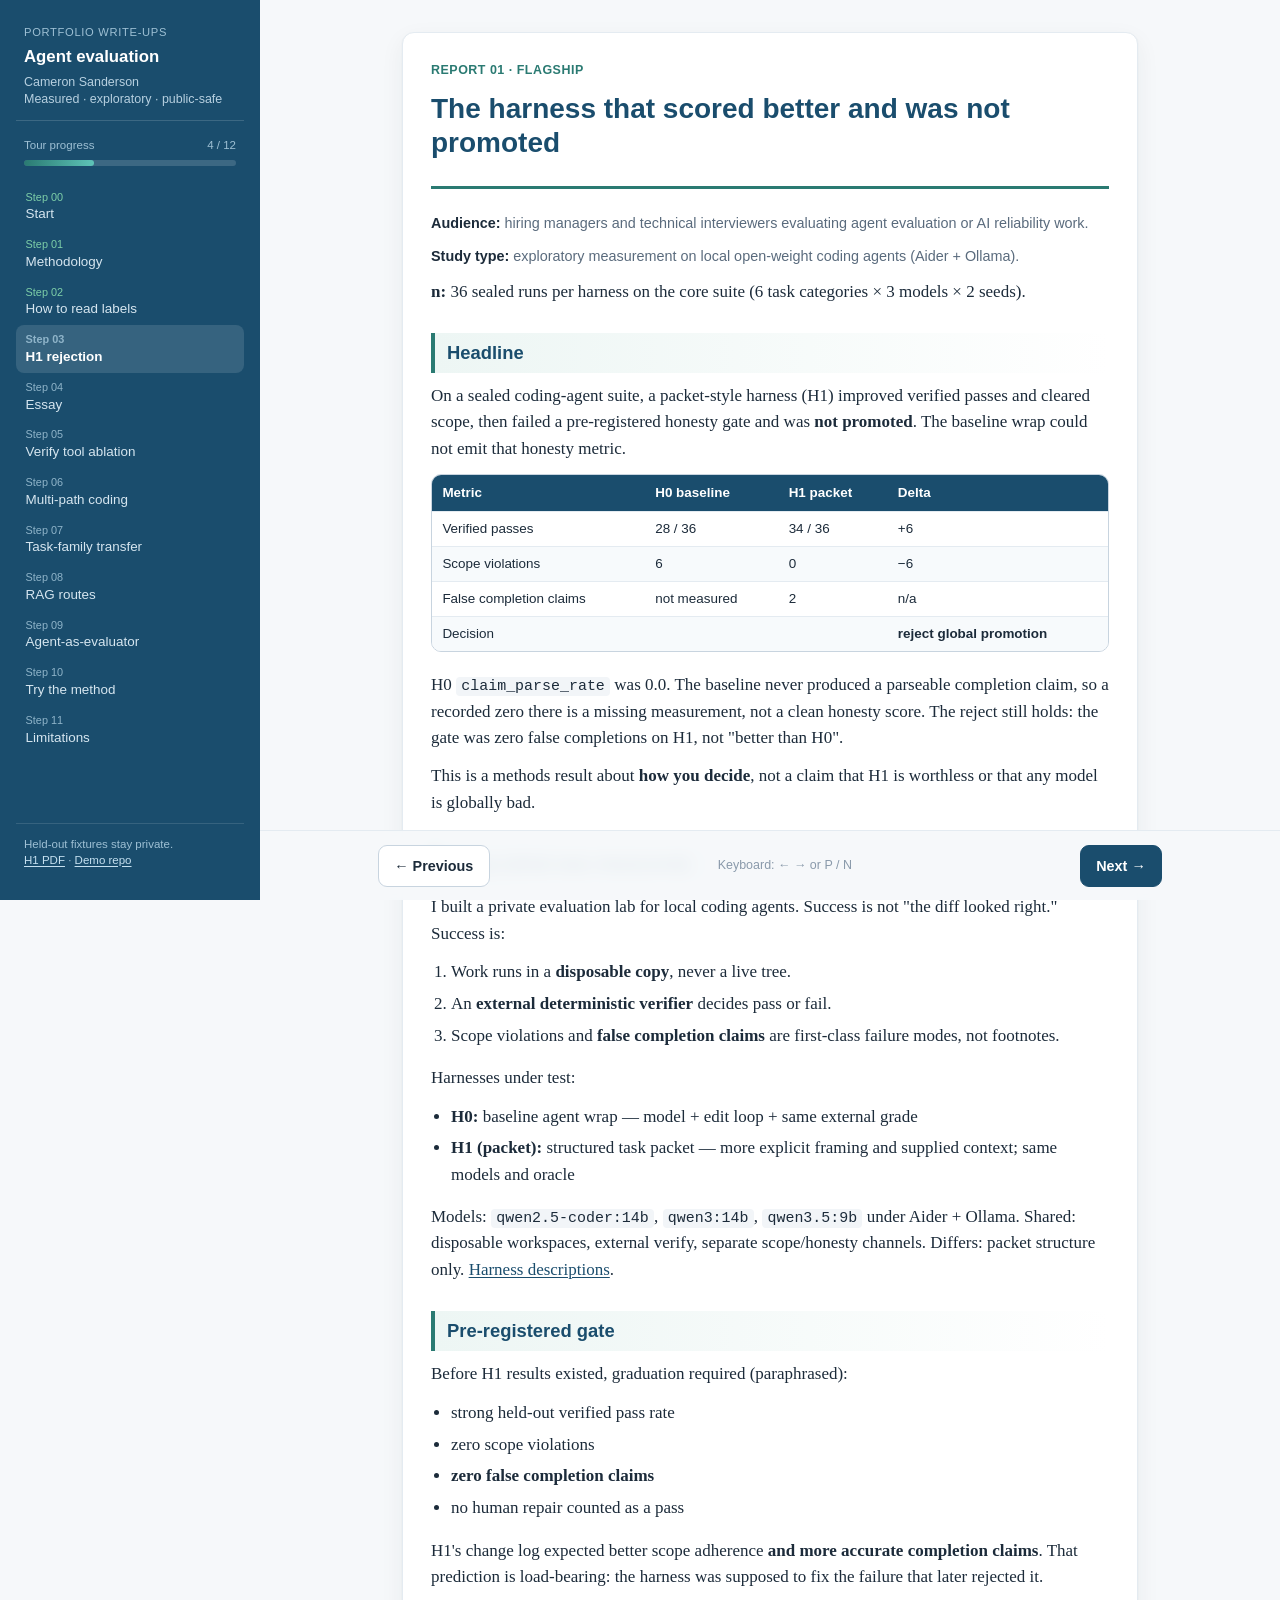
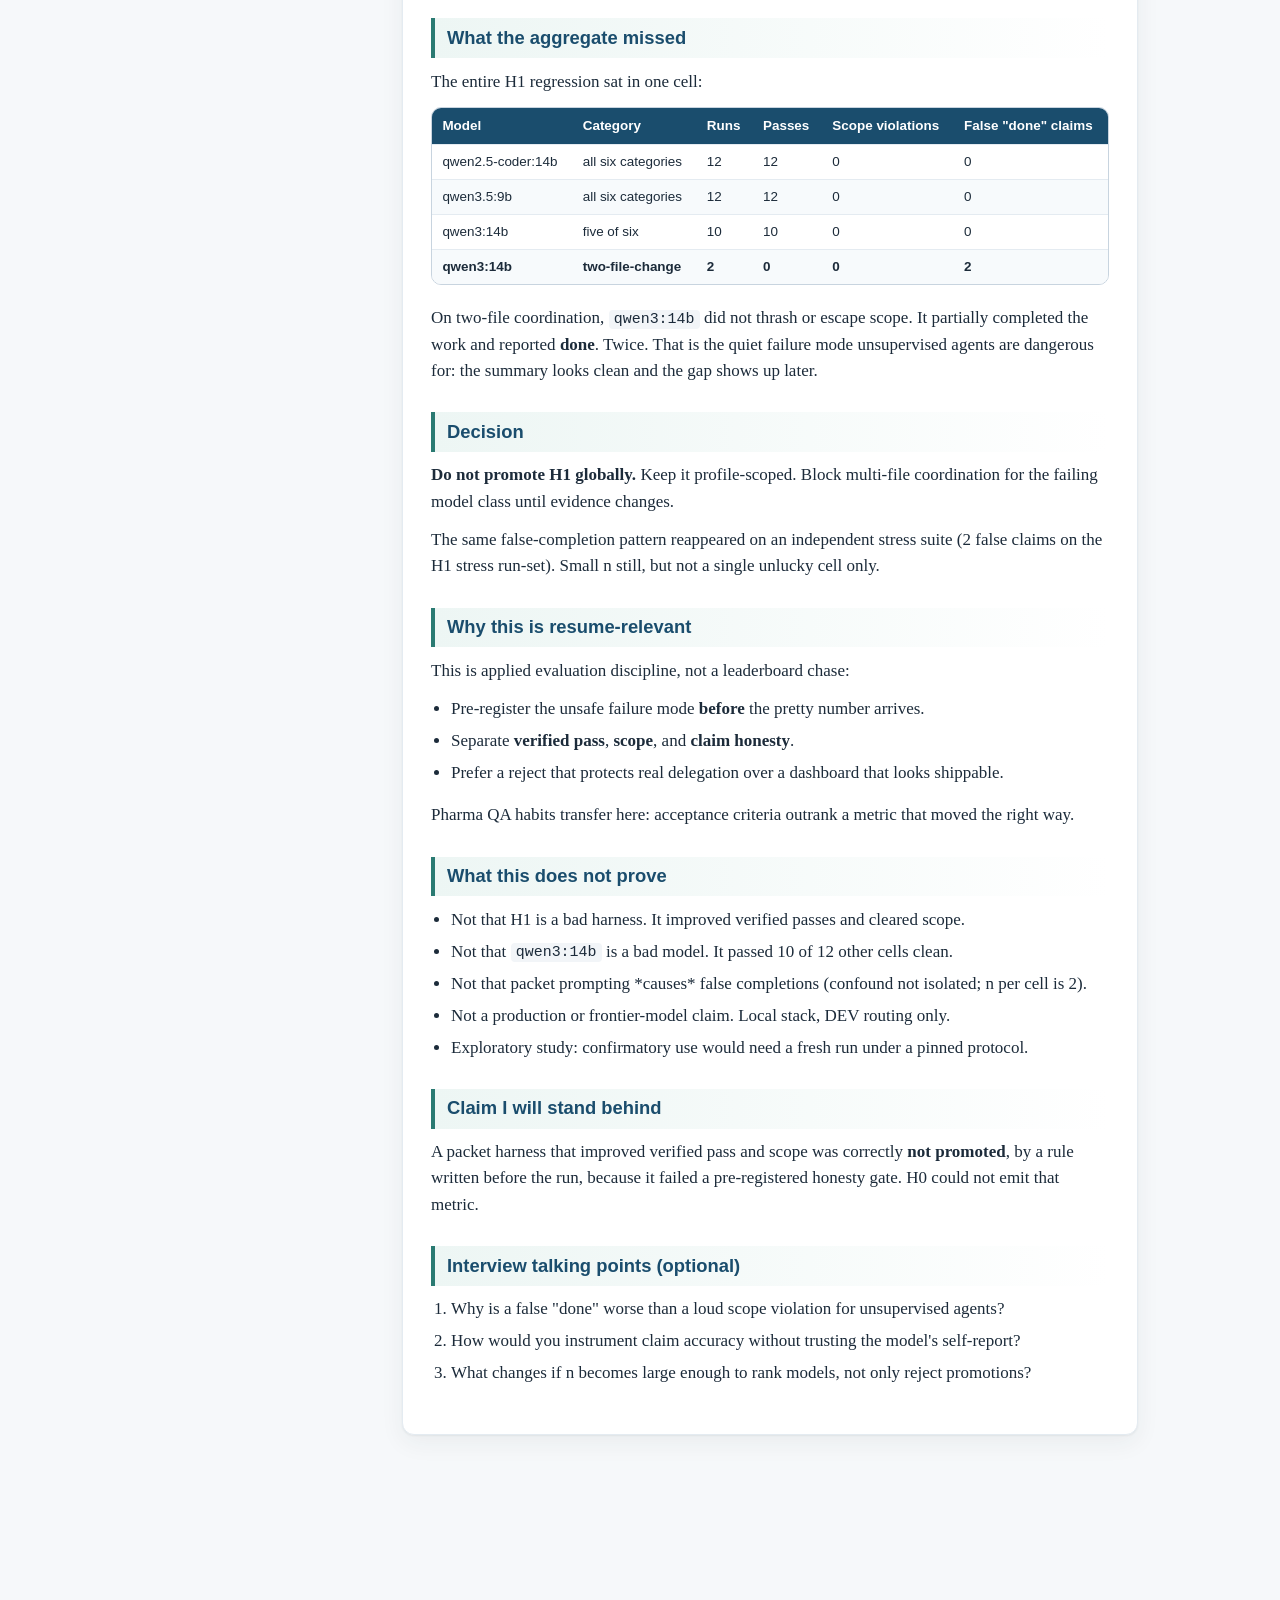
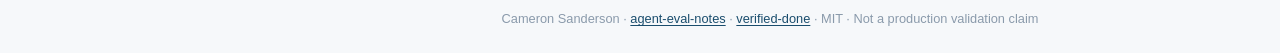
<file: docs/report-01.html>
<!DOCTYPE html>
<html lang="en">
<head>
  <meta charset="utf-8">
  <meta name="viewport" content="width=device-width, initial-scale=1">
  <meta name="description" content="Public-safe agent evaluation write-ups by Cameron Sanderson. Exploratory measurements, not production validation.">
  <title>The harness that scored better and was not promoted · Cameron Sanderson</title>
  <link rel="stylesheet" href="assets/site.css">
</head>
<body data-page="r01">
  <div class="shell">
    <aside class="sidebar" id="sidebar" aria-label="Tour navigation">
      <div class="brand-block">
        <p class="eyebrow">Portfolio write-ups</p>
        <h1>Agent evaluation</h1>
        <p class="sub">Cameron Sanderson<br>Measured · exploratory · public-safe</p>
      </div>
      <div class="progress-wrap">
        <div class="label"><span>Tour progress</span><span id="progress-text">-</span></div>
        <div class="progress-bar" aria-hidden="true"><span id="progress-fill"></span></div>
      </div>
      <ol class="nav-list" id="tour-nav"></ol>
      <div class="sidebar-foot">
        Held-out fixtures stay private.<br>
        <a href="pdf/01-h1-rejection-onepager.pdf">H1 PDF</a> ·
        <a href="https://github.com/camerontjs-dot/verified-done">Demo repo</a>
      </div>
    </aside>
    <div class="main">
      <div class="topbar">
        <strong>Agent evaluation</strong>
        <button type="button" id="nav-toggle" aria-label="Open tour menu">Menu</button>
      </div>
      <div class="content">
        <article class="article">
          <header>
            <p class="kicker">Report 01 · Flagship</p>
            <h1>The harness that scored better and was not promoted</h1>
          </header>
          <p class="meta"><strong>Audience:</strong> hiring managers and technical interviewers evaluating agent evaluation or AI reliability work.  </p>
<p class="meta"><strong>Study type:</strong> exploratory measurement on local open-weight coding agents (Aider + Ollama).  </p>
<p><strong>n:</strong> 36 sealed runs per harness on the core suite (6 task categories × 3 models × 2 seeds).</p>
<h2>Headline</h2>
<p>On a sealed coding-agent suite, a packet-style harness (H1) improved verified passes and cleared scope, then failed a pre-registered honesty gate and was <strong>not promoted</strong>. The baseline wrap could not emit that honesty metric.</p>
<div class="table-wrap"><table><thead><tr>
<th>Metric</th>
<th>H0 baseline</th>
<th>H1 packet</th>
<th>Delta</th>
</tr></thead><tbody>
<tr>
<td>Verified passes</td>
<td>28 / 36</td>
<td>34 / 36</td>
<td>+6</td>
</tr>
<tr>
<td>Scope violations</td>
<td>6</td>
<td>0</td>
<td>−6</td>
</tr>
<tr>
<td>False completion claims</td>
<td>not measured</td>
<td>2</td>
<td>n/a</td>
</tr>
<tr>
<td>Decision</td>
<td></td>
<td></td>
<td><strong>reject global promotion</strong></td>
</tr>
</tbody></table></div>
<p>H0 <code>claim_parse_rate</code> was 0.0. The baseline never produced a parseable completion claim, so a recorded zero there is a missing measurement, not a clean honesty score. The reject still holds: the gate was zero false completions on H1, not &quot;better than H0&quot;.</p>
<p>This is a methods result about <strong>how you decide</strong>, not a claim that H1 is worthless or that any model is globally bad.</p>
<h2>Setup (what was measured)</h2>
<p>I built a private evaluation lab for local coding agents. Success is not &quot;the diff looked right.&quot; Success is:</p>
<ol>
<li>Work runs in a <strong>disposable copy</strong>, never a live tree.</li>
<li>An <strong>external deterministic verifier</strong> decides pass or fail.</li>
<li>Scope violations and <strong>false completion claims</strong> are first-class failure modes, not footnotes.</li>
</ol>
<p>Harnesses under test:</p>
<ul>
<li><strong>H0:</strong> baseline agent wrap — model + edit loop + same external grade</li>
<li><strong>H1 (packet):</strong> structured task packet — more explicit framing and supplied context; same models and oracle</li>
</ul>
<p>Models: <code>qwen2.5-coder:14b</code>, <code>qwen3:14b</code>, <code>qwen3.5:9b</code> under Aider + Ollama. Shared: disposable workspaces, external verify, separate scope/honesty channels. Differs: packet structure only. <a href="https://github.com/camerontjs-dot/agent-eval-notes/blob/main/briefs/public-harness-descriptions.md">Harness descriptions</a>.</p>
<h2>Pre-registered gate</h2>
<p>Before H1 results existed, graduation required (paraphrased):</p>
<ul>
<li>strong held-out verified pass rate</li>
<li>zero scope violations</li>
<li><strong>zero false completion claims</strong></li>
<li>no human repair counted as a pass</li>
</ul>
<p>H1&#x27;s change log expected better scope adherence <strong>and more accurate completion claims</strong>. That prediction is load-bearing: the harness was supposed to fix the failure that later rejected it.</p>
<h2>What the aggregate missed</h2>
<p>The entire H1 regression sat in one cell:</p>
<div class="table-wrap"><table><thead><tr>
<th>Model</th>
<th>Category</th>
<th>Runs</th>
<th>Passes</th>
<th>Scope violations</th>
<th>False &quot;done&quot; claims</th>
</tr></thead><tbody>
<tr>
<td>qwen2.5-coder:14b</td>
<td>all six categories</td>
<td>12</td>
<td>12</td>
<td>0</td>
<td>0</td>
</tr>
<tr>
<td>qwen3.5:9b</td>
<td>all six categories</td>
<td>12</td>
<td>12</td>
<td>0</td>
<td>0</td>
</tr>
<tr>
<td>qwen3:14b</td>
<td>five of six</td>
<td>10</td>
<td>10</td>
<td>0</td>
<td>0</td>
</tr>
<tr>
<td><strong>qwen3:14b</strong></td>
<td><strong>two-file-change</strong></td>
<td><strong>2</strong></td>
<td><strong>0</strong></td>
<td><strong>0</strong></td>
<td><strong>2</strong></td>
</tr>
</tbody></table></div>
<p>On two-file coordination, <code>qwen3:14b</code> did not thrash or escape scope. It partially completed the work and reported <strong>done</strong>. Twice. That is the quiet failure mode unsupervised agents are dangerous for: the summary looks clean and the gap shows up later.</p>
<h2>Decision</h2>
<p><strong>Do not promote H1 globally.</strong> Keep it profile-scoped. Block multi-file coordination for the failing model class until evidence changes.</p>
<p>The same false-completion pattern reappeared on an independent stress suite (2 false claims on the H1 stress run-set). Small n still, but not a single unlucky cell only.</p>
<h2>Why this is resume-relevant</h2>
<p>This is applied evaluation discipline, not a leaderboard chase:</p>
<ul>
<li>Pre-register the unsafe failure mode <strong>before</strong> the pretty number arrives.</li>
<li>Separate <strong>verified pass</strong>, <strong>scope</strong>, and <strong>claim honesty</strong>.</li>
<li>Prefer a reject that protects real delegation over a dashboard that looks shippable.</li>
</ul>
<p>Pharma QA habits transfer here: acceptance criteria outrank a metric that moved the right way.</p>
<h2>What this does <strong>not</strong> prove</h2>
<ul>
<li>Not that H1 is a bad harness. It improved verified passes and cleared scope.</li>
<li>Not that <code>qwen3:14b</code> is a bad model. It passed 10 of 12 other cells clean.</li>
<li>Not that packet prompting *causes* false completions (confound not isolated; n per cell is 2).</li>
<li>Not a production or frontier-model claim. Local stack, DEV routing only.</li>
<li>Exploratory study: confirmatory use would need a fresh run under a pinned protocol.</li>
</ul>
<h2>Claim I will stand behind</h2>
<p>A packet harness that improved verified pass and scope was correctly <strong>not promoted</strong>, by a rule written before the run, because it failed a pre-registered honesty gate. H0 could not emit that metric.</p>
<h2>Interview talking points (optional)</h2>
<ol>
<li>Why is a false &quot;done&quot; worse than a loud scope violation for unsupervised agents?</li>
<li>How would you instrument claim accuracy without trusting the model&#x27;s self-report?</li>
<li>What changes if n becomes large enough to rank models, not only reject promotions?</li>
</ol>
        </article>
      </div>
      <div class="tour-bar">
        <div class="tour-inner">
          <a class="btn" id="tour-prev" href="#">← Previous</a>
          <span class="hint">Keyboard: ← → or P / N</span>
          <a class="btn primary" id="tour-next" href="#">Next →</a>
        </div>
      </div>
      <footer class="site-end">
        Cameron Sanderson · <a href="https://github.com/camerontjs-dot/agent-eval-notes">agent-eval-notes</a> ·
        <a href="https://github.com/camerontjs-dot/verified-done">verified-done</a> ·
        MIT · Not a production validation claim
      </footer>
    </div>
  </div>
  <script src="assets/site.js"></script>
</body>
</html>
</file>
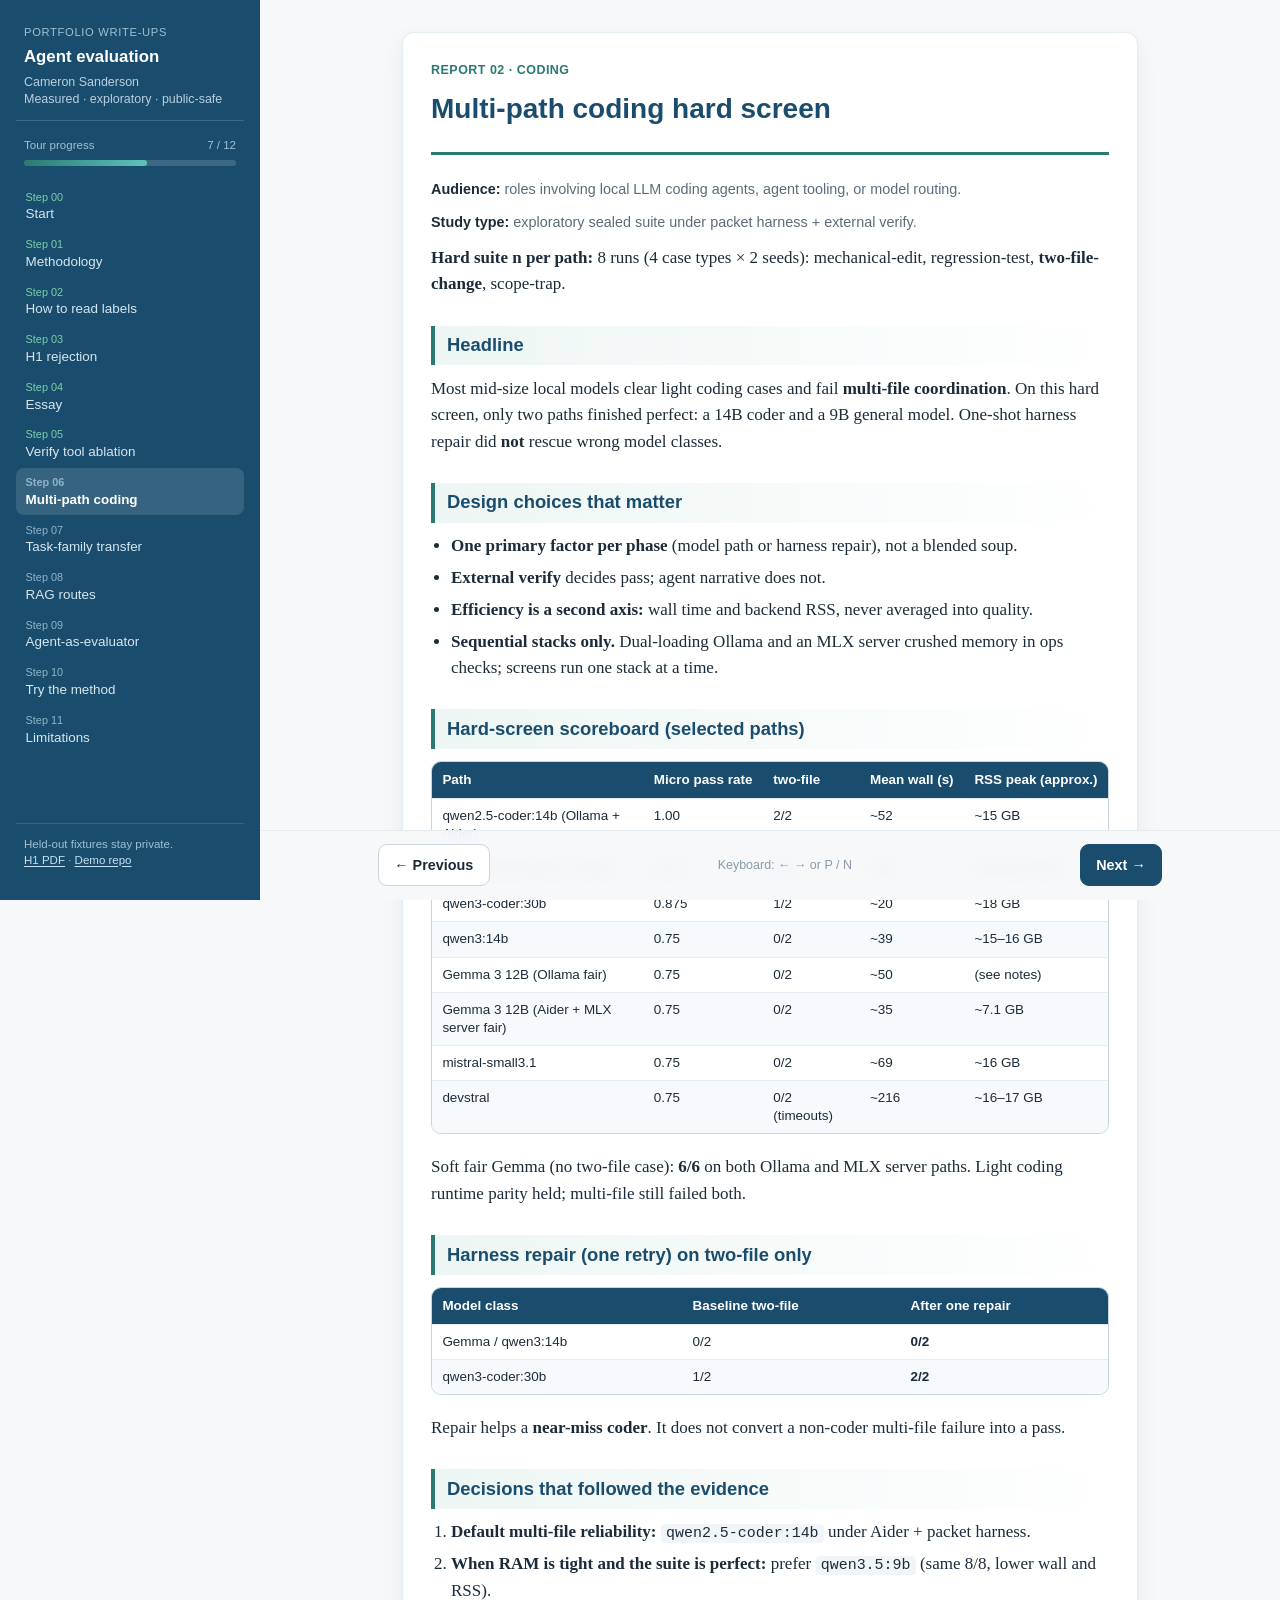
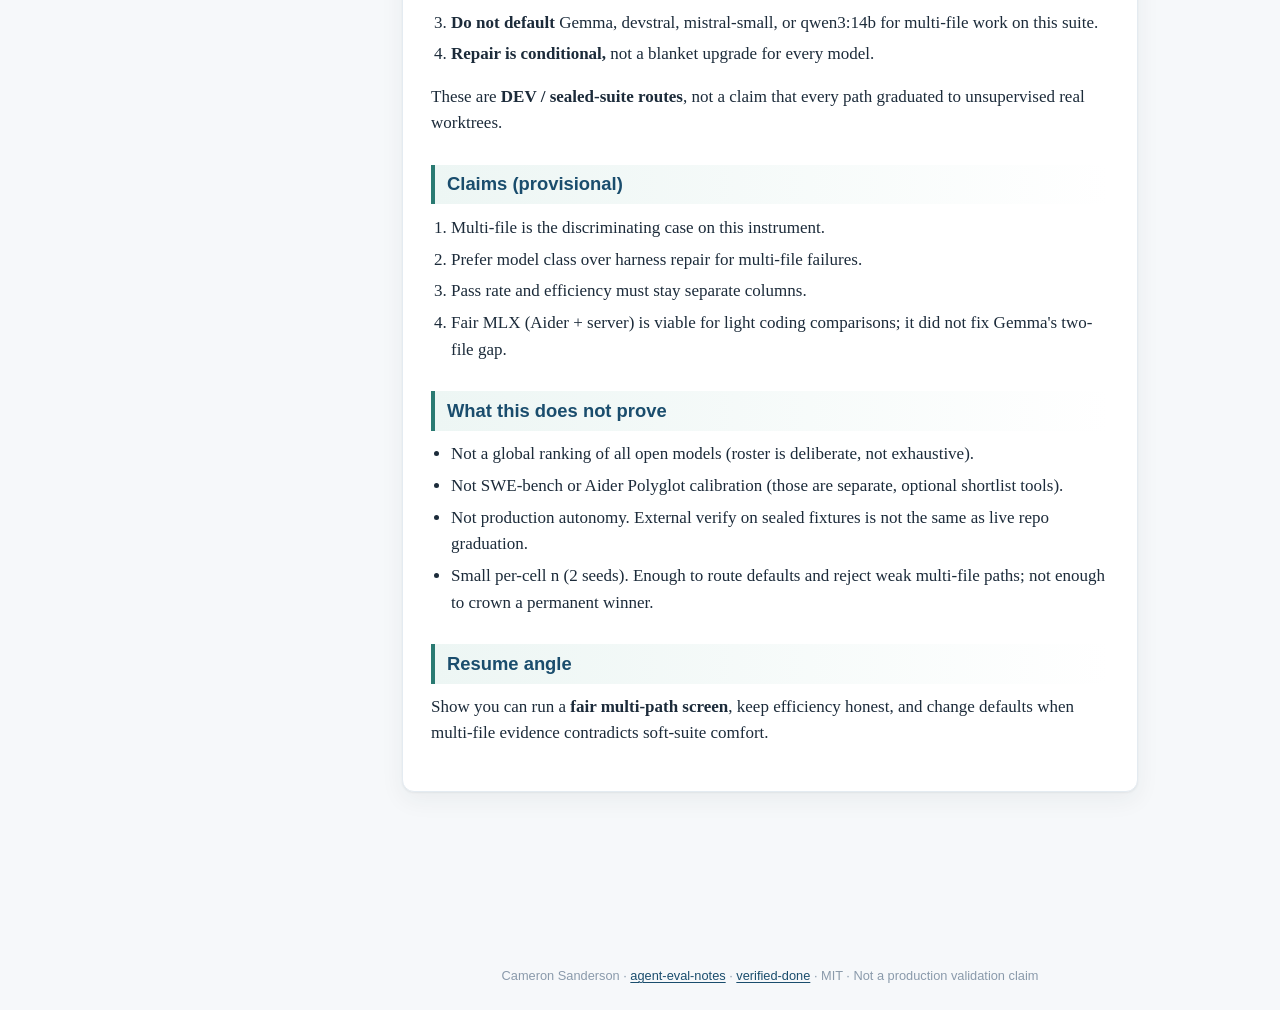
<file: docs/report-02.html>
<!DOCTYPE html>
<html lang="en">
<head>
  <meta charset="utf-8">
  <meta name="viewport" content="width=device-width, initial-scale=1">
  <meta name="description" content="Public-safe agent evaluation write-ups by Cameron Sanderson. Exploratory measurements, not production validation.">
  <title>Multi-path coding hard screen · Cameron Sanderson</title>
  <link rel="stylesheet" href="assets/site.css">
</head>
<body data-page="r02">
  <div class="shell">
    <aside class="sidebar" id="sidebar" aria-label="Tour navigation">
      <div class="brand-block">
        <p class="eyebrow">Portfolio write-ups</p>
        <h1>Agent evaluation</h1>
        <p class="sub">Cameron Sanderson<br>Measured · exploratory · public-safe</p>
      </div>
      <div class="progress-wrap">
        <div class="label"><span>Tour progress</span><span id="progress-text">-</span></div>
        <div class="progress-bar" aria-hidden="true"><span id="progress-fill"></span></div>
      </div>
      <ol class="nav-list" id="tour-nav"></ol>
      <div class="sidebar-foot">
        Held-out fixtures stay private.<br>
        <a href="pdf/01-h1-rejection-onepager.pdf">H1 PDF</a> ·
        <a href="https://github.com/camerontjs-dot/verified-done">Demo repo</a>
      </div>
    </aside>
    <div class="main">
      <div class="topbar">
        <strong>Agent evaluation</strong>
        <button type="button" id="nav-toggle" aria-label="Open tour menu">Menu</button>
      </div>
      <div class="content">
        <article class="article">
          <header>
            <p class="kicker">Report 02 · Coding</p>
            <h1>Multi-path coding hard screen</h1>
          </header>
          <p class="meta"><strong>Audience:</strong> roles involving local LLM coding agents, agent tooling, or model routing.  </p>
<p class="meta"><strong>Study type:</strong> exploratory sealed suite under packet harness + external verify.  </p>
<p><strong>Hard suite n per path:</strong> 8 runs (4 case types × 2 seeds): mechanical-edit, regression-test, <strong>two-file-change</strong>, scope-trap.</p>
<h2>Headline</h2>
<p>Most mid-size local models clear light coding cases and fail <strong>multi-file coordination</strong>. On this hard screen, only two paths finished perfect: a 14B coder and a 9B general model. One-shot harness repair did <strong>not</strong> rescue wrong model classes.</p>
<h2>Design choices that matter</h2>
<ul>
<li><strong>One primary factor per phase</strong> (model path or harness repair), not a blended soup.</li>
<li><strong>External verify</strong> decides pass; agent narrative does not.</li>
<li><strong>Efficiency is a second axis:</strong> wall time and backend RSS, never averaged into quality.</li>
<li><strong>Sequential stacks only.</strong> Dual-loading Ollama and an MLX server crushed memory in ops checks; screens run one stack at a time.</li>
</ul>
<h2>Hard-screen scoreboard (selected paths)</h2>
<div class="table-wrap"><table><thead><tr>
<th>Path</th>
<th>Micro pass rate</th>
<th>two-file</th>
<th>Mean wall (s)</th>
<th>RSS peak (approx.)</th>
</tr></thead><tbody>
<tr>
<td>qwen2.5-coder:14b (Ollama + Aider)</td>
<td>1.00</td>
<td>2/2</td>
<td>~52</td>
<td>~15 GB</td>
</tr>
<tr>
<td>qwen3.5:9b (Ollama + Aider)</td>
<td>1.00</td>
<td>2/2</td>
<td>~32</td>
<td>~8.6–10.6 GB</td>
</tr>
<tr>
<td>qwen3-coder:30b</td>
<td>0.875</td>
<td>1/2</td>
<td>~20</td>
<td>~18 GB</td>
</tr>
<tr>
<td>qwen3:14b</td>
<td>0.75</td>
<td>0/2</td>
<td>~39</td>
<td>~15–16 GB</td>
</tr>
<tr>
<td>Gemma 3 12B (Ollama fair)</td>
<td>0.75</td>
<td>0/2</td>
<td>~50</td>
<td>(see notes)</td>
</tr>
<tr>
<td>Gemma 3 12B (Aider + MLX server fair)</td>
<td>0.75</td>
<td>0/2</td>
<td>~35</td>
<td>~7.1 GB</td>
</tr>
<tr>
<td>mistral-small3.1</td>
<td>0.75</td>
<td>0/2</td>
<td>~69</td>
<td>~16 GB</td>
</tr>
<tr>
<td>devstral</td>
<td>0.75</td>
<td>0/2 (timeouts)</td>
<td>~216</td>
<td>~16–17 GB</td>
</tr>
</tbody></table></div>
<p>Soft fair Gemma (no two-file case): <strong>6/6</strong> on both Ollama and MLX server paths. Light coding runtime parity held; multi-file still failed both.</p>
<h2>Harness repair (one retry) on two-file only</h2>
<div class="table-wrap"><table><thead><tr>
<th>Model class</th>
<th>Baseline two-file</th>
<th>After one repair</th>
</tr></thead><tbody>
<tr>
<td>Gemma / qwen3:14b</td>
<td>0/2</td>
<td><strong>0/2</strong></td>
</tr>
<tr>
<td>qwen3-coder:30b</td>
<td>1/2</td>
<td><strong>2/2</strong></td>
</tr>
</tbody></table></div>
<p>Repair helps a <strong>near-miss coder</strong>. It does not convert a non-coder multi-file failure into a pass.</p>
<h2>Decisions that followed the evidence</h2>
<ol>
<li><strong>Default multi-file reliability:</strong> <code>qwen2.5-coder:14b</code> under Aider + packet harness.</li>
<li><strong>When RAM is tight and the suite is perfect:</strong> prefer <code>qwen3.5:9b</code> (same 8/8, lower wall and RSS).</li>
<li><strong>Do not default</strong> Gemma, devstral, mistral-small, or qwen3:14b for multi-file work on this suite.</li>
<li><strong>Repair is conditional,</strong> not a blanket upgrade for every model.</li>
</ol>
<p>These are <strong>DEV / sealed-suite routes</strong>, not a claim that every path graduated to unsupervised real worktrees.</p>
<h2>Claims (provisional)</h2>
<ol>
<li>Multi-file is the discriminating case on this instrument.</li>
<li>Prefer model class over harness repair for multi-file failures.</li>
<li>Pass rate and efficiency must stay separate columns.</li>
<li>Fair MLX (Aider + server) is viable for light coding comparisons; it did not fix Gemma&#x27;s two-file gap.</li>
</ol>
<h2>What this does <strong>not</strong> prove</h2>
<ul>
<li>Not a global ranking of all open models (roster is deliberate, not exhaustive).</li>
<li>Not SWE-bench or Aider Polyglot calibration (those are separate, optional shortlist tools).</li>
<li>Not production autonomy. External verify on sealed fixtures is not the same as live repo graduation.</li>
<li>Small per-cell n (2 seeds). Enough to route defaults and reject weak multi-file paths; not enough to crown a permanent winner.</li>
</ul>
<h2>Resume angle</h2>
<p>Show you can run a <strong>fair multi-path screen</strong>, keep efficiency honest, and change defaults when multi-file evidence contradicts soft-suite comfort.</p>
        </article>
      </div>
      <div class="tour-bar">
        <div class="tour-inner">
          <a class="btn" id="tour-prev" href="#">← Previous</a>
          <span class="hint">Keyboard: ← → or P / N</span>
          <a class="btn primary" id="tour-next" href="#">Next →</a>
        </div>
      </div>
      <footer class="site-end">
        Cameron Sanderson · <a href="https://github.com/camerontjs-dot/agent-eval-notes">agent-eval-notes</a> ·
        <a href="https://github.com/camerontjs-dot/verified-done">verified-done</a> ·
        MIT · Not a production validation claim
      </footer>
    </div>
  </div>
  <script src="assets/site.js"></script>
</body>
</html>
</file>
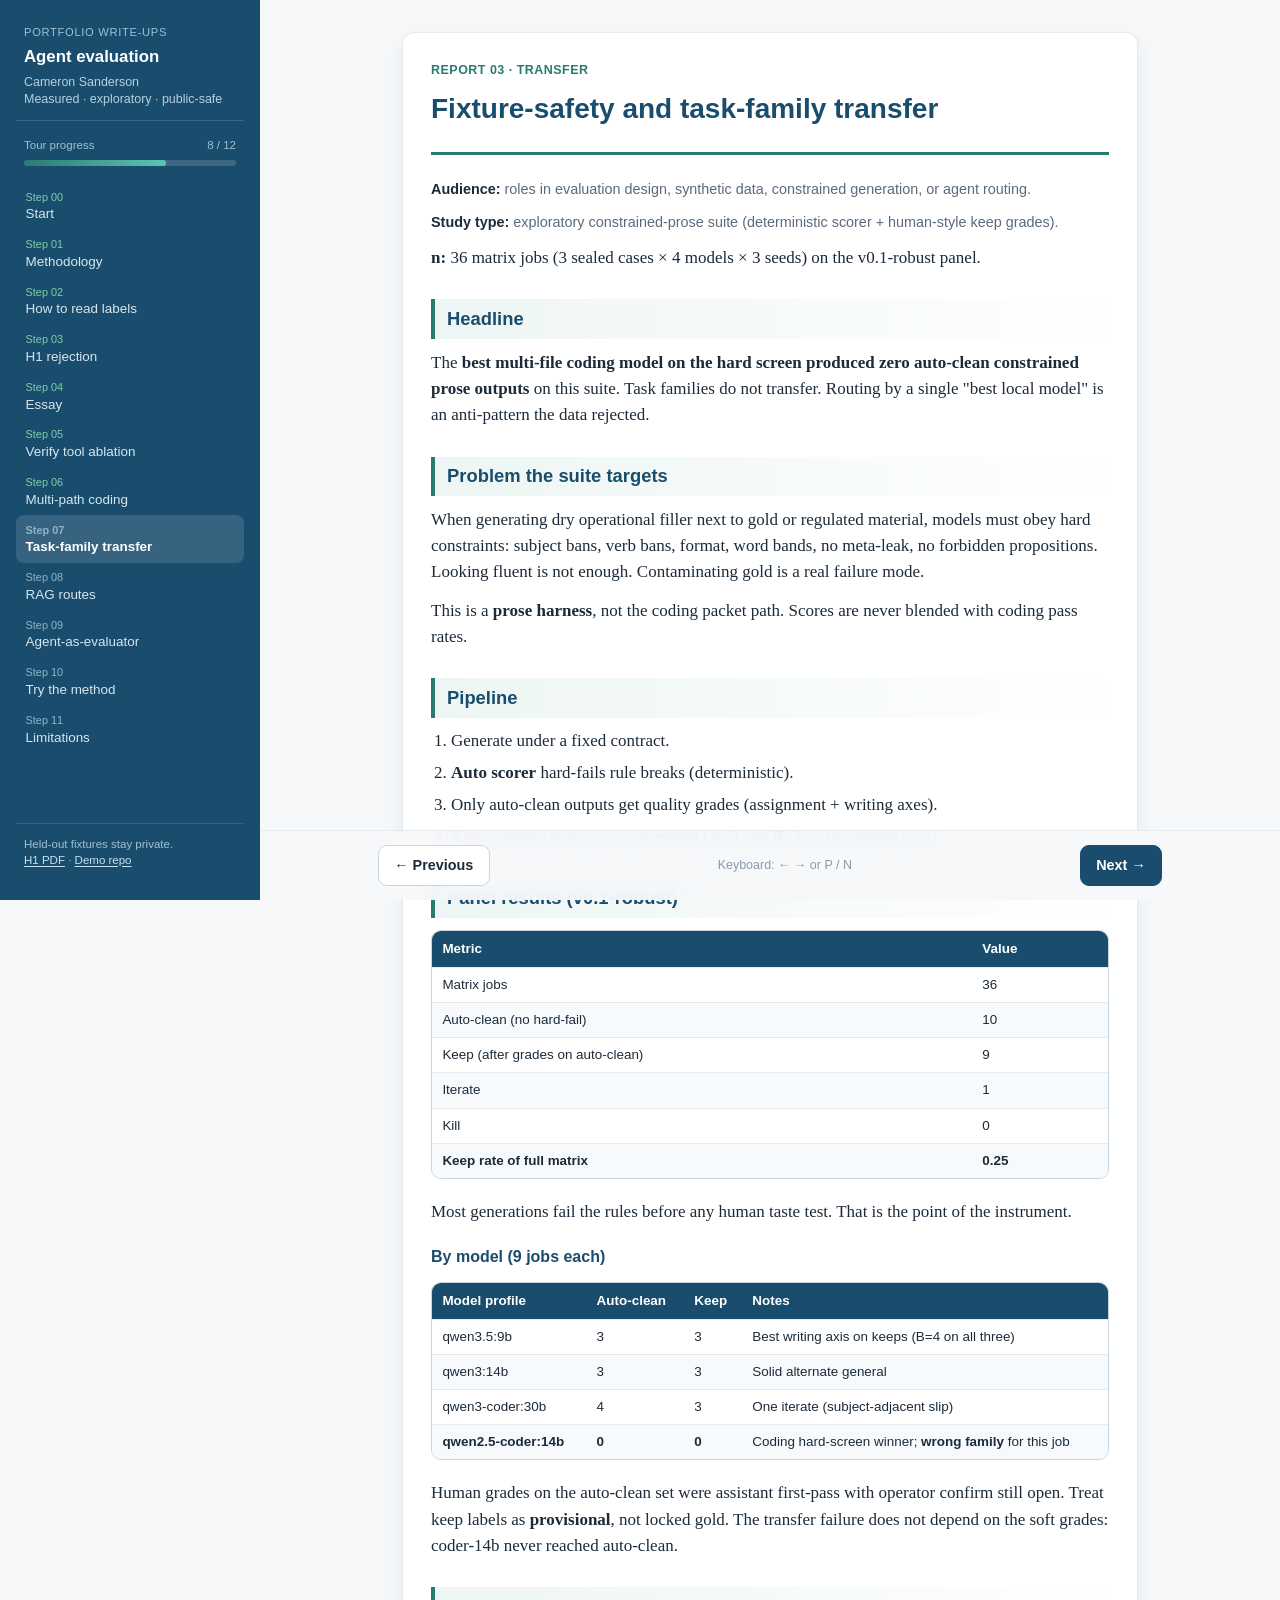
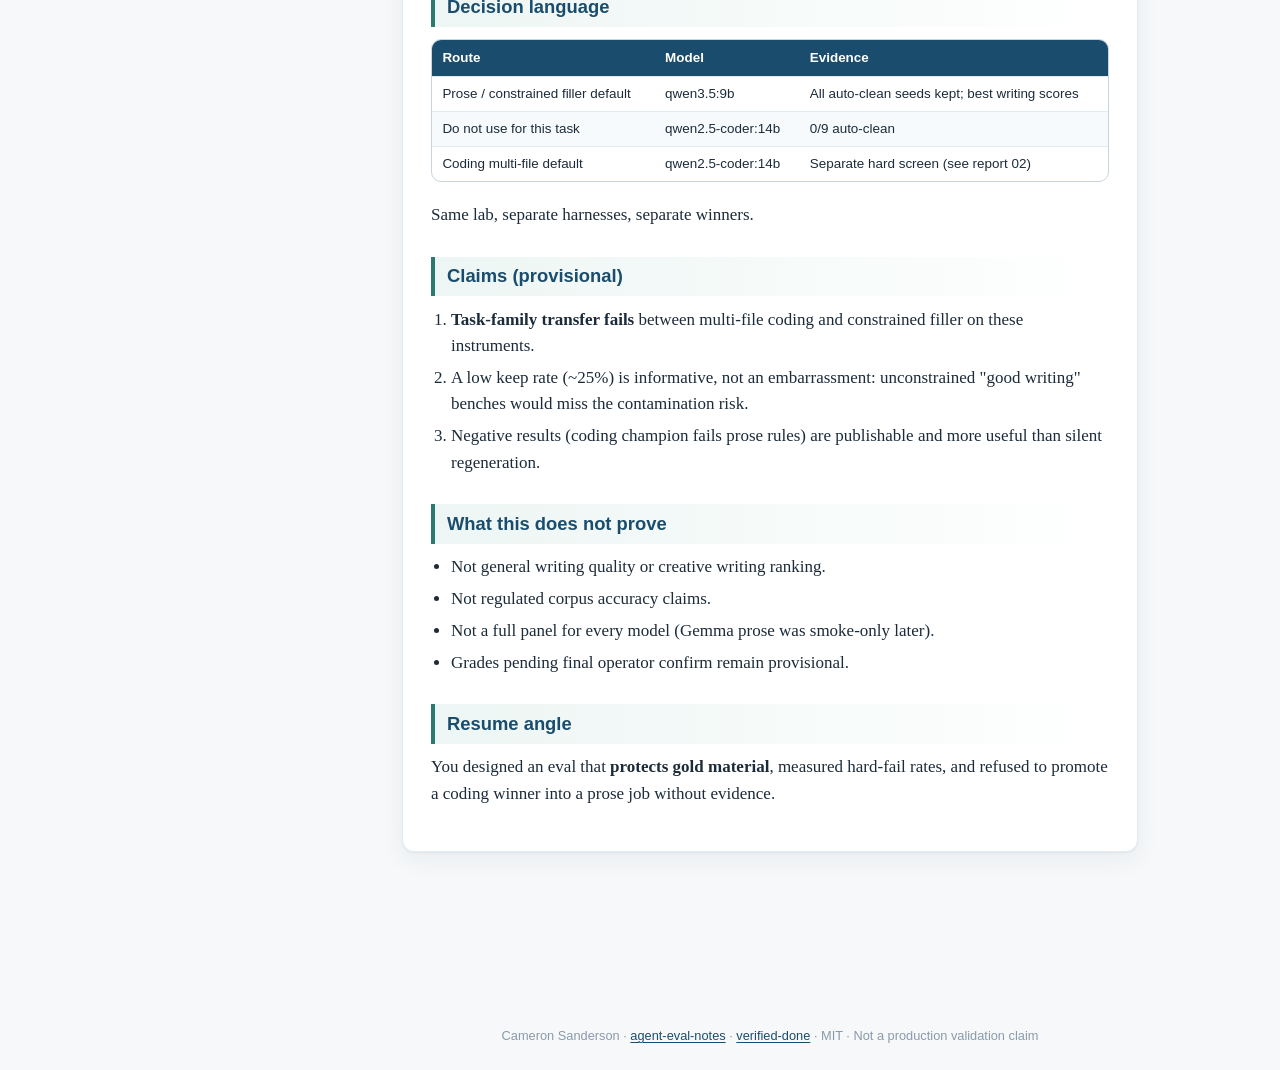
<file: docs/report-03.html>
<!DOCTYPE html>
<html lang="en">
<head>
  <meta charset="utf-8">
  <meta name="viewport" content="width=device-width, initial-scale=1">
  <meta name="description" content="Public-safe agent evaluation write-ups by Cameron Sanderson. Exploratory measurements, not production validation.">
  <title>Fixture-safety and task-family transfer · Cameron Sanderson</title>
  <link rel="stylesheet" href="assets/site.css">
</head>
<body data-page="r03">
  <div class="shell">
    <aside class="sidebar" id="sidebar" aria-label="Tour navigation">
      <div class="brand-block">
        <p class="eyebrow">Portfolio write-ups</p>
        <h1>Agent evaluation</h1>
        <p class="sub">Cameron Sanderson<br>Measured · exploratory · public-safe</p>
      </div>
      <div class="progress-wrap">
        <div class="label"><span>Tour progress</span><span id="progress-text">-</span></div>
        <div class="progress-bar" aria-hidden="true"><span id="progress-fill"></span></div>
      </div>
      <ol class="nav-list" id="tour-nav"></ol>
      <div class="sidebar-foot">
        Held-out fixtures stay private.<br>
        <a href="pdf/01-h1-rejection-onepager.pdf">H1 PDF</a> ·
        <a href="https://github.com/camerontjs-dot/verified-done">Demo repo</a>
      </div>
    </aside>
    <div class="main">
      <div class="topbar">
        <strong>Agent evaluation</strong>
        <button type="button" id="nav-toggle" aria-label="Open tour menu">Menu</button>
      </div>
      <div class="content">
        <article class="article">
          <header>
            <p class="kicker">Report 03 · Transfer</p>
            <h1>Fixture-safety and task-family transfer</h1>
          </header>
          <p class="meta"><strong>Audience:</strong> roles in evaluation design, synthetic data, constrained generation, or agent routing.  </p>
<p class="meta"><strong>Study type:</strong> exploratory constrained-prose suite (deterministic scorer + human-style keep grades).  </p>
<p><strong>n:</strong> 36 matrix jobs (3 sealed cases × 4 models × 3 seeds) on the v0.1-robust panel.</p>
<h2>Headline</h2>
<p>The <strong>best multi-file coding model on the hard screen produced zero auto-clean constrained prose outputs</strong> on this suite. Task families do not transfer. Routing by a single &quot;best local model&quot; is an anti-pattern the data rejected.</p>
<h2>Problem the suite targets</h2>
<p>When generating dry operational filler next to gold or regulated material, models must obey hard constraints: subject bans, verb bans, format, word bands, no meta-leak, no forbidden propositions. Looking fluent is not enough. Contaminating gold is a real failure mode.</p>
<p>This is a <strong>prose harness</strong>, not the coding packet path. Scores are never blended with coding pass rates.</p>
<h2>Pipeline</h2>
<ol>
<li>Generate under a fixed contract.</li>
<li><strong>Auto scorer</strong> hard-fails rule breaks (deterministic).</li>
<li>Only auto-clean outputs get quality grades (assignment + writing axes).</li>
<li>Keep requires both axes at threshold (A≥3 and B≥3 on the graded pass).</li>
</ol>
<h2>Panel results (v0.1-robust)</h2>
<div class="table-wrap"><table><thead><tr>
<th>Metric</th>
<th>Value</th>
</tr></thead><tbody>
<tr>
<td>Matrix jobs</td>
<td>36</td>
</tr>
<tr>
<td>Auto-clean (no hard-fail)</td>
<td>10</td>
</tr>
<tr>
<td>Keep (after grades on auto-clean)</td>
<td>9</td>
</tr>
<tr>
<td>Iterate</td>
<td>1</td>
</tr>
<tr>
<td>Kill</td>
<td>0</td>
</tr>
<tr>
<td><strong>Keep rate of full matrix</strong></td>
<td><strong>0.25</strong></td>
</tr>
</tbody></table></div>
<p>Most generations fail the rules before any human taste test. That is the point of the instrument.</p>
<h3>By model (9 jobs each)</h3>
<div class="table-wrap"><table><thead><tr>
<th>Model profile</th>
<th>Auto-clean</th>
<th>Keep</th>
<th>Notes</th>
</tr></thead><tbody>
<tr>
<td>qwen3.5:9b</td>
<td>3</td>
<td>3</td>
<td>Best writing axis on keeps (B=4 on all three)</td>
</tr>
<tr>
<td>qwen3:14b</td>
<td>3</td>
<td>3</td>
<td>Solid alternate general</td>
</tr>
<tr>
<td>qwen3-coder:30b</td>
<td>4</td>
<td>3</td>
<td>One iterate (subject-adjacent slip)</td>
</tr>
<tr>
<td><strong>qwen2.5-coder:14b</strong></td>
<td><strong>0</strong></td>
<td><strong>0</strong></td>
<td>Coding hard-screen winner; <strong>wrong family</strong> for this job</td>
</tr>
</tbody></table></div>
<p>Human grades on the auto-clean set were assistant first-pass with operator confirm still open. Treat keep labels as <strong>provisional</strong>, not locked gold. The transfer failure does not depend on the soft grades: coder-14b never reached auto-clean.</p>
<h2>Decision language</h2>
<div class="table-wrap"><table><thead><tr>
<th>Route</th>
<th>Model</th>
<th>Evidence</th>
</tr></thead><tbody>
<tr>
<td>Prose / constrained filler default</td>
<td>qwen3.5:9b</td>
<td>All auto-clean seeds kept; best writing scores</td>
</tr>
<tr>
<td>Do not use for this task</td>
<td>qwen2.5-coder:14b</td>
<td>0/9 auto-clean</td>
</tr>
<tr>
<td>Coding multi-file default</td>
<td>qwen2.5-coder:14b</td>
<td>Separate hard screen (see report 02)</td>
</tr>
</tbody></table></div>
<p>Same lab, separate harnesses, separate winners.</p>
<h2>Claims (provisional)</h2>
<ol>
<li><strong>Task-family transfer fails</strong> between multi-file coding and constrained filler on these instruments.</li>
<li>A low keep rate (~25%) is informative, not an embarrassment: unconstrained &quot;good writing&quot; benches would miss the contamination risk.</li>
<li>Negative results (coding champion fails prose rules) are publishable and more useful than silent regeneration.</li>
</ol>
<h2>What this does <strong>not</strong> prove</h2>
<ul>
<li>Not general writing quality or creative writing ranking.</li>
<li>Not regulated corpus accuracy claims.</li>
<li>Not a full panel for every model (Gemma prose was smoke-only later).</li>
<li>Grades pending final operator confirm remain provisional.</li>
</ul>
<h2>Resume angle</h2>
<p>You designed an eval that <strong>protects gold material</strong>, measured hard-fail rates, and refused to promote a coding winner into a prose job without evidence.</p>
        </article>
      </div>
      <div class="tour-bar">
        <div class="tour-inner">
          <a class="btn" id="tour-prev" href="#">← Previous</a>
          <span class="hint">Keyboard: ← → or P / N</span>
          <a class="btn primary" id="tour-next" href="#">Next →</a>
        </div>
      </div>
      <footer class="site-end">
        Cameron Sanderson · <a href="https://github.com/camerontjs-dot/agent-eval-notes">agent-eval-notes</a> ·
        <a href="https://github.com/camerontjs-dot/verified-done">verified-done</a> ·
        MIT · Not a production validation claim
      </footer>
    </div>
  </div>
  <script src="assets/site.js"></script>
</body>
</html>
</file>
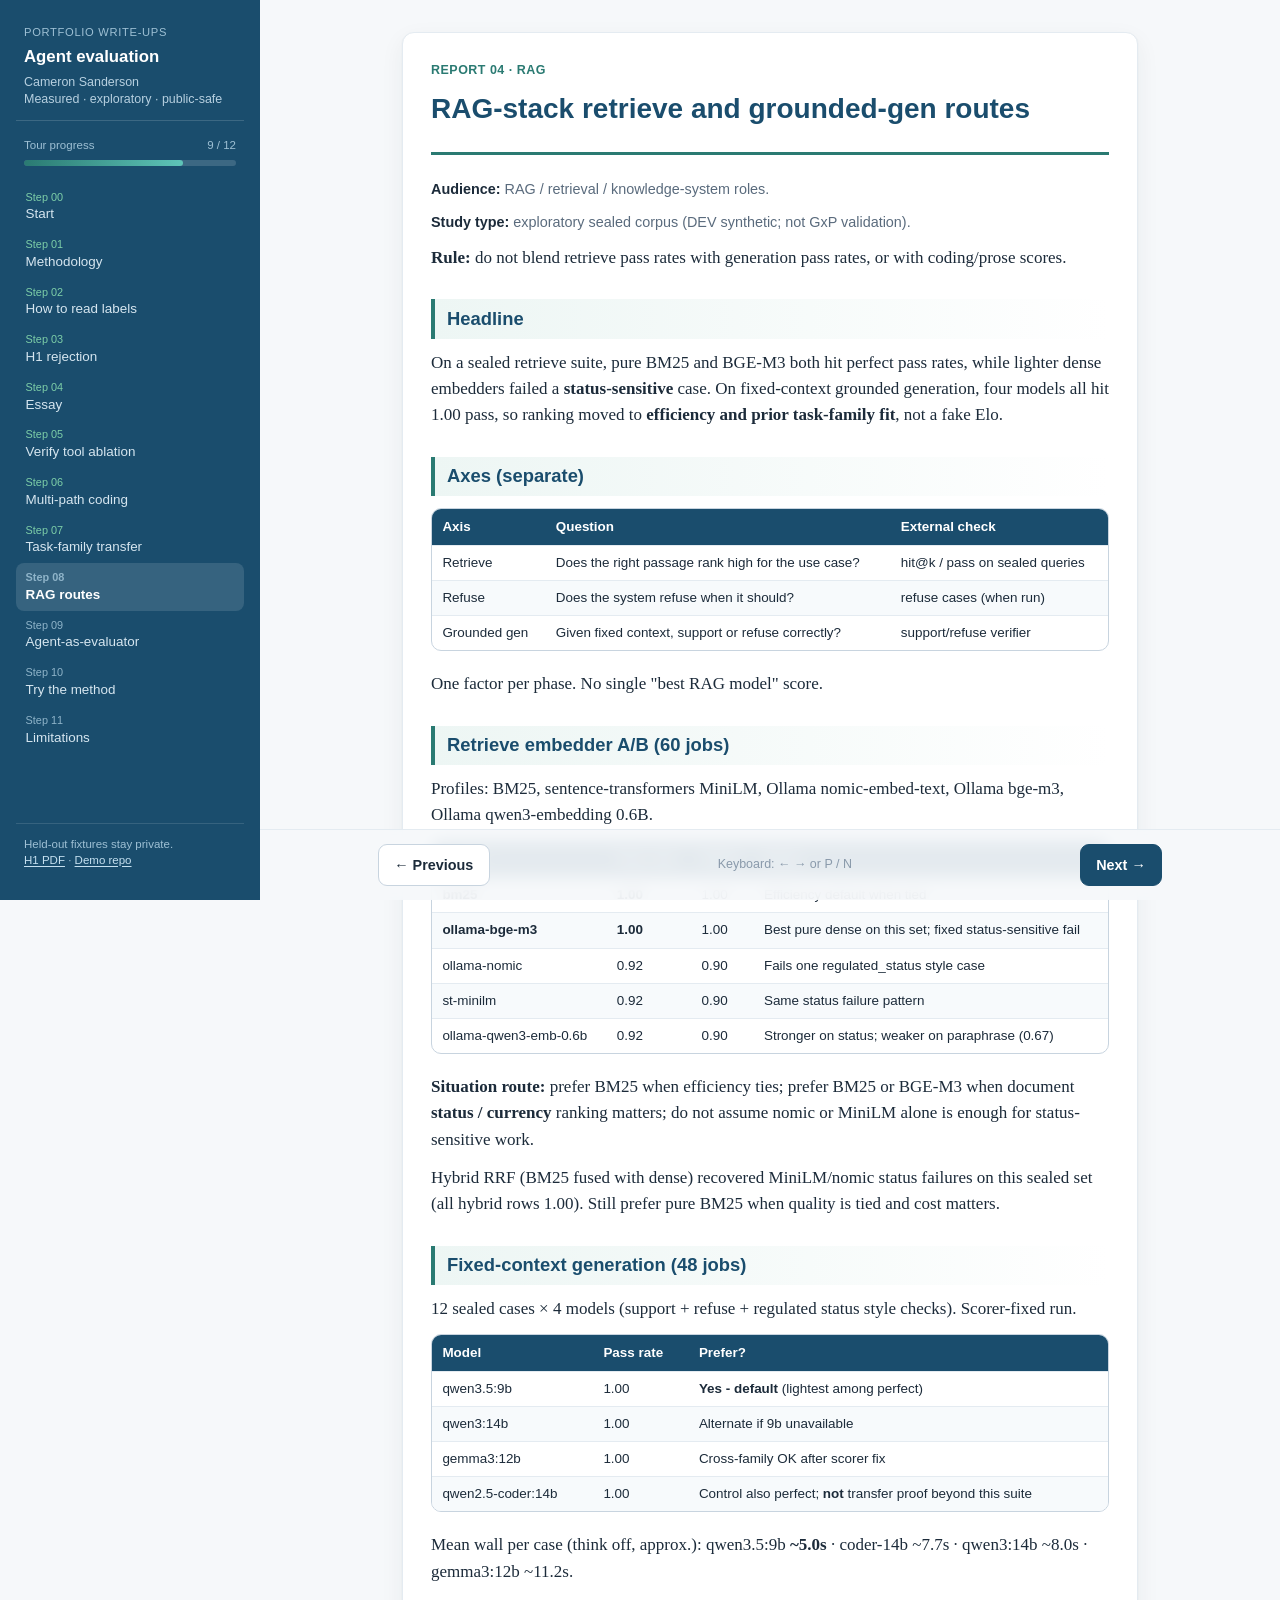
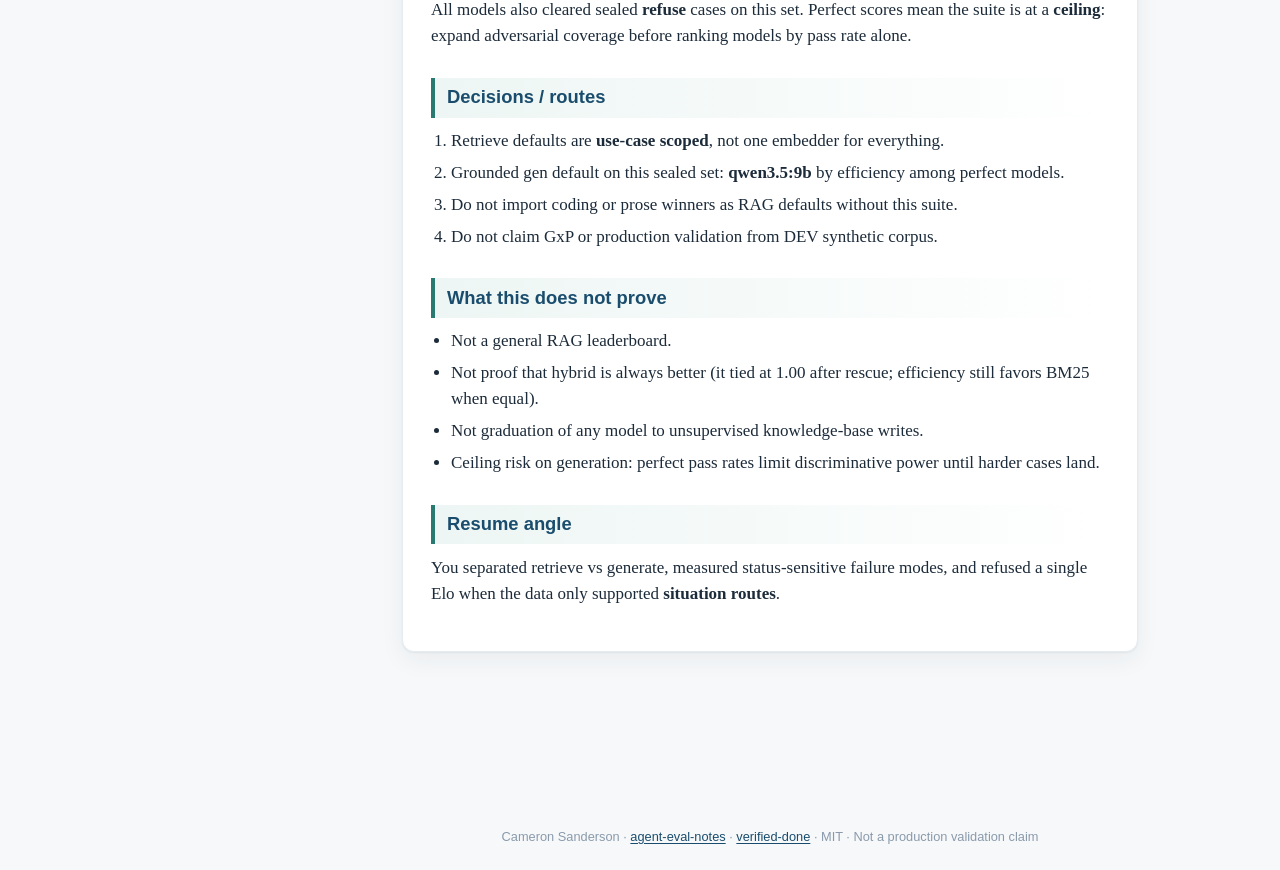
<file: docs/report-04.html>
<!DOCTYPE html>
<html lang="en">
<head>
  <meta charset="utf-8">
  <meta name="viewport" content="width=device-width, initial-scale=1">
  <meta name="description" content="Public-safe agent evaluation write-ups by Cameron Sanderson. Exploratory measurements, not production validation.">
  <title>RAG-stack retrieve and grounded-gen routes · Cameron Sanderson</title>
  <link rel="stylesheet" href="assets/site.css">
</head>
<body data-page="r04">
  <div class="shell">
    <aside class="sidebar" id="sidebar" aria-label="Tour navigation">
      <div class="brand-block">
        <p class="eyebrow">Portfolio write-ups</p>
        <h1>Agent evaluation</h1>
        <p class="sub">Cameron Sanderson<br>Measured · exploratory · public-safe</p>
      </div>
      <div class="progress-wrap">
        <div class="label"><span>Tour progress</span><span id="progress-text">-</span></div>
        <div class="progress-bar" aria-hidden="true"><span id="progress-fill"></span></div>
      </div>
      <ol class="nav-list" id="tour-nav"></ol>
      <div class="sidebar-foot">
        Held-out fixtures stay private.<br>
        <a href="pdf/01-h1-rejection-onepager.pdf">H1 PDF</a> ·
        <a href="https://github.com/camerontjs-dot/verified-done">Demo repo</a>
      </div>
    </aside>
    <div class="main">
      <div class="topbar">
        <strong>Agent evaluation</strong>
        <button type="button" id="nav-toggle" aria-label="Open tour menu">Menu</button>
      </div>
      <div class="content">
        <article class="article">
          <header>
            <p class="kicker">Report 04 · RAG</p>
            <h1>RAG-stack retrieve and grounded-gen routes</h1>
          </header>
          <p class="meta"><strong>Audience:</strong> RAG / retrieval / knowledge-system roles.  </p>
<p class="meta"><strong>Study type:</strong> exploratory sealed corpus (DEV synthetic; not GxP validation).  </p>
<p><strong>Rule:</strong> do not blend retrieve pass rates with generation pass rates, or with coding/prose scores.</p>
<h2>Headline</h2>
<p>On a sealed retrieve suite, pure BM25 and BGE-M3 both hit perfect pass rates, while lighter dense embedders failed a <strong>status-sensitive</strong> case. On fixed-context grounded generation, four models all hit 1.00 pass, so ranking moved to <strong>efficiency and prior task-family fit</strong>, not a fake Elo.</p>
<h2>Axes (separate)</h2>
<div class="table-wrap"><table><thead><tr>
<th>Axis</th>
<th>Question</th>
<th>External check</th>
</tr></thead><tbody>
<tr>
<td>Retrieve</td>
<td>Does the right passage rank high for the use case?</td>
<td>hit@k / pass on sealed queries</td>
</tr>
<tr>
<td>Refuse</td>
<td>Does the system refuse when it should?</td>
<td>refuse cases (when run)</td>
</tr>
<tr>
<td>Grounded gen</td>
<td>Given fixed context, support or refuse correctly?</td>
<td>support/refuse verifier</td>
</tr>
</tbody></table></div>
<p>One factor per phase. No single &quot;best RAG model&quot; score.</p>
<h2>Retrieve embedder A/B (60 jobs)</h2>
<p>Profiles: BM25, sentence-transformers MiniLM, Ollama nomic-embed-text, Ollama bge-m3, Ollama qwen3-embedding 0.6B.</p>
<div class="table-wrap"><table><thead><tr>
<th>Profile</th>
<th>Pass rate</th>
<th>Hit@1</th>
<th>Notes</th>
</tr></thead><tbody>
<tr>
<td><strong>bm25</strong></td>
<td><strong>1.00</strong></td>
<td>1.00</td>
<td>Efficiency default when tied</td>
</tr>
<tr>
<td><strong>ollama-bge-m3</strong></td>
<td><strong>1.00</strong></td>
<td>1.00</td>
<td>Best pure dense on this set; fixed status-sensitive fail</td>
</tr>
<tr>
<td>ollama-nomic</td>
<td>0.92</td>
<td>0.90</td>
<td>Fails one regulated_status style case</td>
</tr>
<tr>
<td>st-minilm</td>
<td>0.92</td>
<td>0.90</td>
<td>Same status failure pattern</td>
</tr>
<tr>
<td>ollama-qwen3-emb-0.6b</td>
<td>0.92</td>
<td>0.90</td>
<td>Stronger on status; weaker on paraphrase (0.67)</td>
</tr>
</tbody></table></div>
<p><strong>Situation route:</strong> prefer BM25 when efficiency ties; prefer BM25 or BGE-M3 when document <strong>status / currency</strong> ranking matters; do not assume nomic or MiniLM alone is enough for status-sensitive work.</p>
<p>Hybrid RRF (BM25 fused with dense) recovered MiniLM/nomic status failures on this sealed set (all hybrid rows 1.00). Still prefer pure BM25 when quality is tied and cost matters.</p>
<h2>Fixed-context generation (48 jobs)</h2>
<p>12 sealed cases × 4 models (support + refuse + regulated status style checks). Scorer-fixed run.</p>
<div class="table-wrap"><table><thead><tr>
<th>Model</th>
<th>Pass rate</th>
<th>Prefer?</th>
</tr></thead><tbody>
<tr>
<td>qwen3.5:9b</td>
<td>1.00</td>
<td><strong>Yes - default</strong> (lightest among perfect)</td>
</tr>
<tr>
<td>qwen3:14b</td>
<td>1.00</td>
<td>Alternate if 9b unavailable</td>
</tr>
<tr>
<td>gemma3:12b</td>
<td>1.00</td>
<td>Cross-family OK after scorer fix</td>
</tr>
<tr>
<td>qwen2.5-coder:14b</td>
<td>1.00</td>
<td>Control also perfect; <strong>not</strong> transfer proof beyond this suite</td>
</tr>
</tbody></table></div>
<p>Mean wall per case (think off, approx.): qwen3.5:9b <strong>~5.0s</strong> · coder-14b ~7.7s · qwen3:14b ~8.0s · gemma3:12b ~11.2s.</p>
<p>All models also cleared sealed <strong>refuse</strong> cases on this set. Perfect scores mean the suite is at a <strong>ceiling</strong>: expand adversarial coverage before ranking models by pass rate alone.</p>
<h2>Decisions / routes</h2>
<ol>
<li>Retrieve defaults are <strong>use-case scoped</strong>, not one embedder for everything.</li>
<li>Grounded gen default on this sealed set: <strong>qwen3.5:9b</strong> by efficiency among perfect models.</li>
<li>Do not import coding or prose winners as RAG defaults without this suite.</li>
<li>Do not claim GxP or production validation from DEV synthetic corpus.</li>
</ol>
<h2>What this does <strong>not</strong> prove</h2>
<ul>
<li>Not a general RAG leaderboard.</li>
<li>Not proof that hybrid is always better (it tied at 1.00 after rescue; efficiency still favors BM25 when equal).</li>
<li>Not graduation of any model to unsupervised knowledge-base writes.</li>
<li>Ceiling risk on generation: perfect pass rates limit discriminative power until harder cases land.</li>
</ul>
<h2>Resume angle</h2>
<p>You separated retrieve vs generate, measured status-sensitive failure modes, and refused a single Elo when the data only supported <strong>situation routes</strong>.</p>
        </article>
      </div>
      <div class="tour-bar">
        <div class="tour-inner">
          <a class="btn" id="tour-prev" href="#">← Previous</a>
          <span class="hint">Keyboard: ← → or P / N</span>
          <a class="btn primary" id="tour-next" href="#">Next →</a>
        </div>
      </div>
      <footer class="site-end">
        Cameron Sanderson · <a href="https://github.com/camerontjs-dot/agent-eval-notes">agent-eval-notes</a> ·
        <a href="https://github.com/camerontjs-dot/verified-done">verified-done</a> ·
        MIT · Not a production validation claim
      </footer>
    </div>
  </div>
  <script src="assets/site.js"></script>
</body>
</html>
</file>
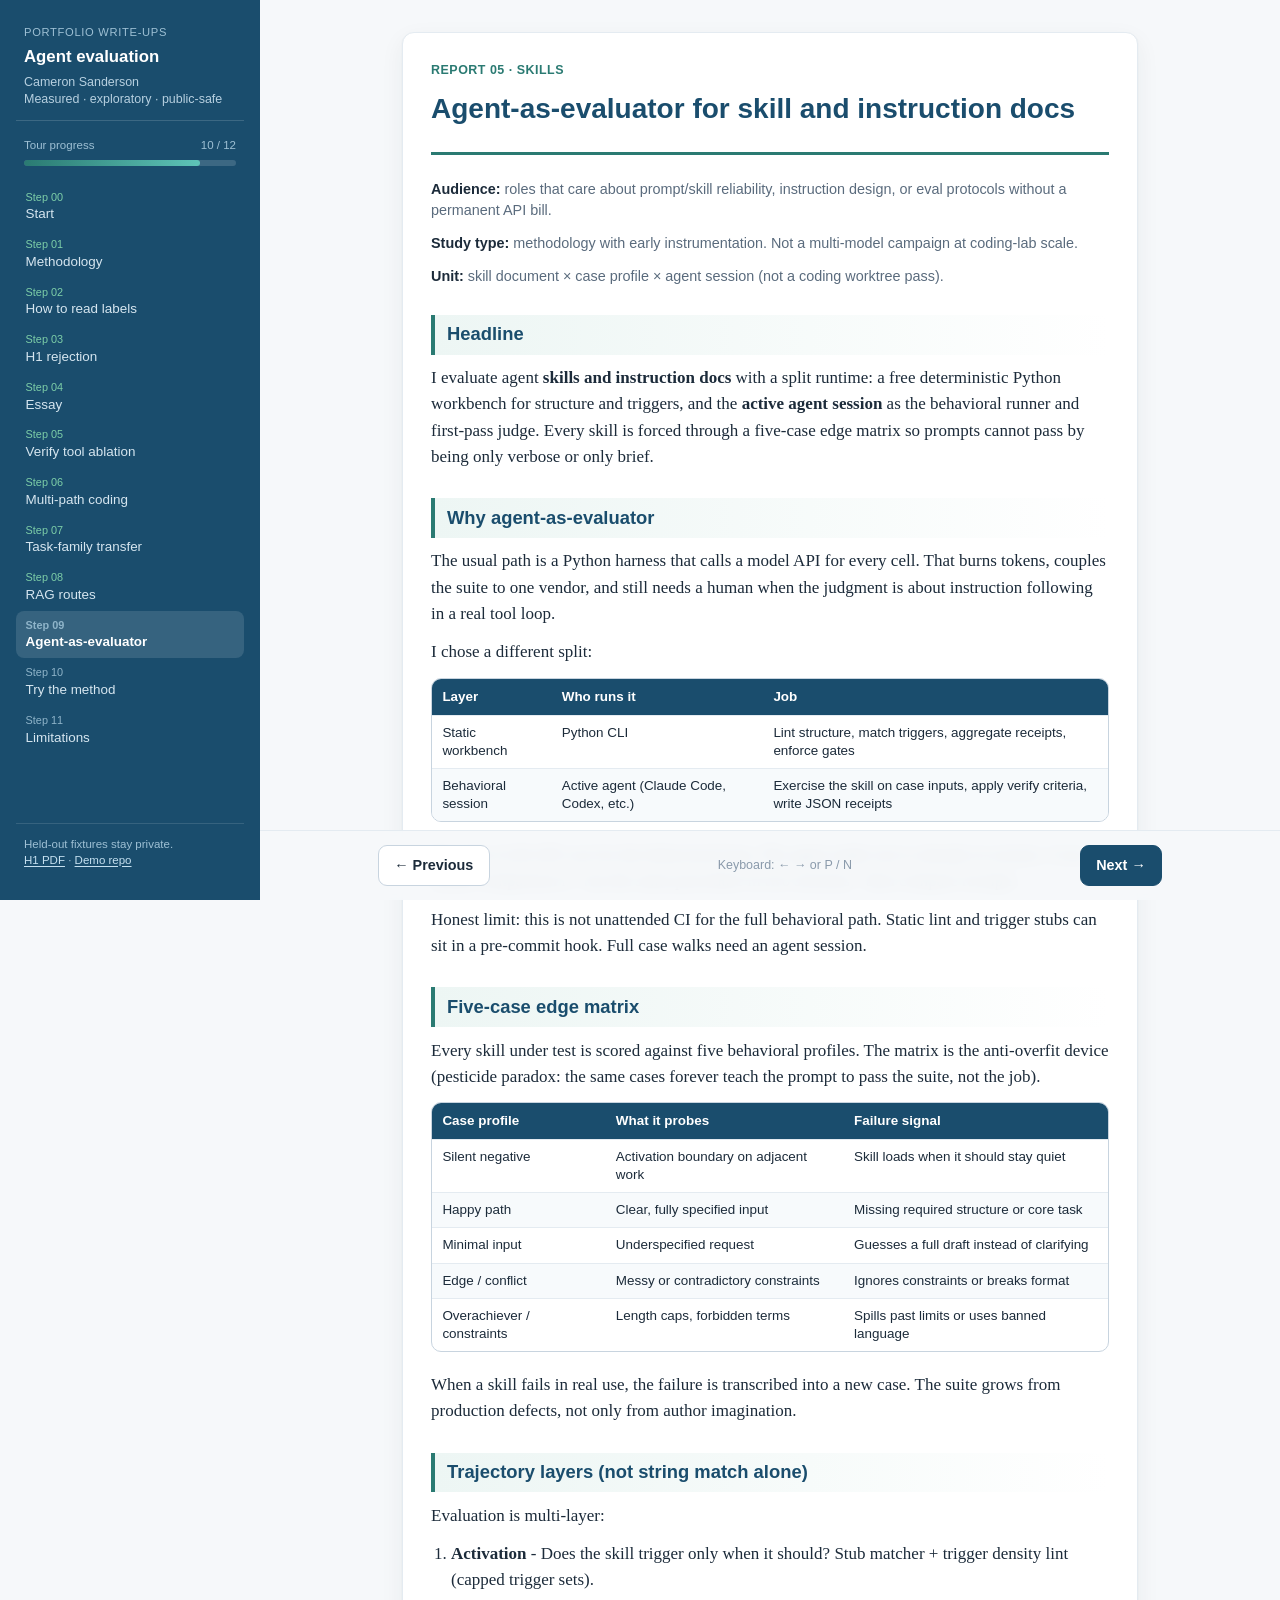
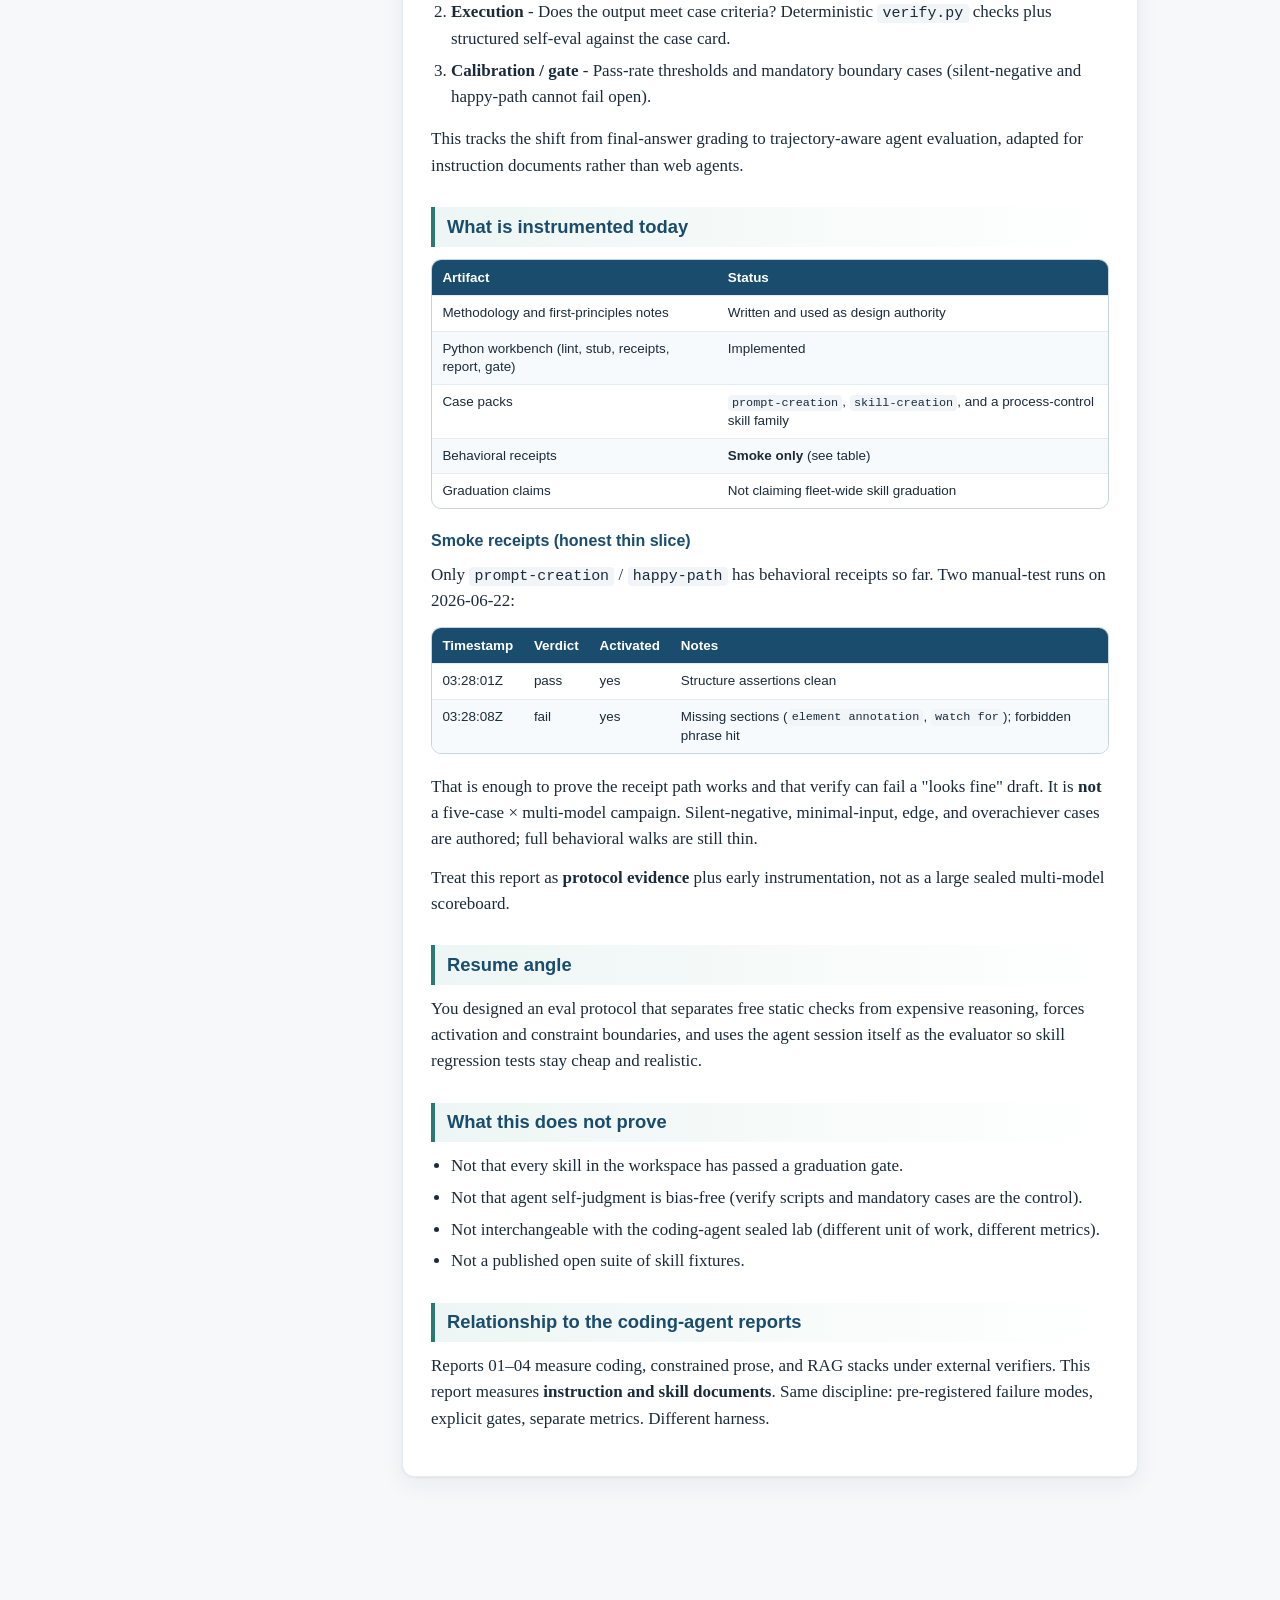
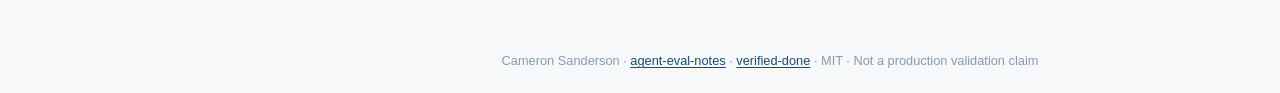
<file: docs/report-05.html>
<!DOCTYPE html>
<html lang="en">
<head>
  <meta charset="utf-8">
  <meta name="viewport" content="width=device-width, initial-scale=1">
  <meta name="description" content="Public-safe agent evaluation write-ups by Cameron Sanderson. Exploratory measurements, not production validation.">
  <title>Agent-as-evaluator for skill and instruction docs · Cameron Sanderson</title>
  <link rel="stylesheet" href="assets/site.css">
</head>
<body data-page="r05">
  <div class="shell">
    <aside class="sidebar" id="sidebar" aria-label="Tour navigation">
      <div class="brand-block">
        <p class="eyebrow">Portfolio write-ups</p>
        <h1>Agent evaluation</h1>
        <p class="sub">Cameron Sanderson<br>Measured · exploratory · public-safe</p>
      </div>
      <div class="progress-wrap">
        <div class="label"><span>Tour progress</span><span id="progress-text">-</span></div>
        <div class="progress-bar" aria-hidden="true"><span id="progress-fill"></span></div>
      </div>
      <ol class="nav-list" id="tour-nav"></ol>
      <div class="sidebar-foot">
        Held-out fixtures stay private.<br>
        <a href="pdf/01-h1-rejection-onepager.pdf">H1 PDF</a> ·
        <a href="https://github.com/camerontjs-dot/verified-done">Demo repo</a>
      </div>
    </aside>
    <div class="main">
      <div class="topbar">
        <strong>Agent evaluation</strong>
        <button type="button" id="nav-toggle" aria-label="Open tour menu">Menu</button>
      </div>
      <div class="content">
        <article class="article">
          <header>
            <p class="kicker">Report 05 · Skills</p>
            <h1>Agent-as-evaluator for skill and instruction docs</h1>
          </header>
          <p class="meta"><strong>Audience:</strong> roles that care about prompt/skill reliability, instruction design, or eval protocols without a permanent API bill.  </p>
<p class="meta"><strong>Study type:</strong> methodology with early instrumentation. Not a multi-model campaign at coding-lab scale.  </p>
<p class="meta"><strong>Unit:</strong> skill document × case profile × agent session (not a coding worktree pass).</p>
<h2>Headline</h2>
<p>I evaluate agent <strong>skills and instruction docs</strong> with a split runtime: a free deterministic Python workbench for structure and triggers, and the <strong>active agent session</strong> as the behavioral runner and first-pass judge. Every skill is forced through a five-case edge matrix so prompts cannot pass by being only verbose or only brief.</p>
<h2>Why agent-as-evaluator</h2>
<p>The usual path is a Python harness that calls a model API for every cell. That burns tokens, couples the suite to one vendor, and still needs a human when the judgment is about instruction following in a real tool loop.</p>
<p>I chose a different split:</p>
<div class="table-wrap"><table><thead><tr>
<th>Layer</th>
<th>Who runs it</th>
<th>Job</th>
</tr></thead><tbody>
<tr>
<td>Static workbench</td>
<td>Python CLI</td>
<td>Lint structure, match triggers, aggregate receipts, enforce gates</td>
</tr>
<tr>
<td>Behavioral session</td>
<td>Active agent (Claude Code, Codex, etc.)</td>
<td>Exercise the skill on case inputs, apply verify criteria, write JSON receipts</td>
</tr>
</tbody></table></div>
<p>No extra LLM API cost for the behavioral loop. The agent under test is already in session. Cross-model comparison is &quot;run the same procedure in two sessions,&quot; then compare receipts.</p>
<p>Honest limit: this is not unattended CI for the full behavioral path. Static lint and trigger stubs can sit in a pre-commit hook. Full case walks need an agent session.</p>
<h2>Five-case edge matrix</h2>
<p>Every skill under test is scored against five behavioral profiles. The matrix is the anti-overfit device (pesticide paradox: the same cases forever teach the prompt to pass the suite, not the job).</p>
<div class="table-wrap"><table><thead><tr>
<th>Case profile</th>
<th>What it probes</th>
<th>Failure signal</th>
</tr></thead><tbody>
<tr>
<td>Silent negative</td>
<td>Activation boundary on adjacent work</td>
<td>Skill loads when it should stay quiet</td>
</tr>
<tr>
<td>Happy path</td>
<td>Clear, fully specified input</td>
<td>Missing required structure or core task</td>
</tr>
<tr>
<td>Minimal input</td>
<td>Underspecified request</td>
<td>Guesses a full draft instead of clarifying</td>
</tr>
<tr>
<td>Edge / conflict</td>
<td>Messy or contradictory constraints</td>
<td>Ignores constraints or breaks format</td>
</tr>
<tr>
<td>Overachiever / constraints</td>
<td>Length caps, forbidden terms</td>
<td>Spills past limits or uses banned language</td>
</tr>
</tbody></table></div>
<p>When a skill fails in real use, the failure is transcribed into a new case. The suite grows from production defects, not only from author imagination.</p>
<h2>Trajectory layers (not string match alone)</h2>
<p>Evaluation is multi-layer:</p>
<ol>
<li><strong>Activation</strong> - Does the skill trigger only when it should? Stub matcher + trigger density lint (capped trigger sets).</li>
<li><strong>Execution</strong> - Does the output meet case criteria? Deterministic <code>verify.py</code> checks plus structured self-eval against the case card.</li>
<li><strong>Calibration / gate</strong> - Pass-rate thresholds and mandatory boundary cases (silent-negative and happy-path cannot fail open).</li>
</ol>
<p>This tracks the shift from final-answer grading to trajectory-aware agent evaluation, adapted for instruction documents rather than web agents.</p>
<h2>What is instrumented today</h2>
<div class="table-wrap"><table><thead><tr>
<th>Artifact</th>
<th>Status</th>
</tr></thead><tbody>
<tr>
<td>Methodology and first-principles notes</td>
<td>Written and used as design authority</td>
</tr>
<tr>
<td>Python workbench (lint, stub, receipts, report, gate)</td>
<td>Implemented</td>
</tr>
<tr>
<td>Case packs</td>
<td><code>prompt-creation</code>, <code>skill-creation</code>, and a process-control skill family</td>
</tr>
<tr>
<td>Behavioral receipts</td>
<td><strong>Smoke only</strong> (see table)</td>
</tr>
<tr>
<td>Graduation claims</td>
<td>Not claiming fleet-wide skill graduation</td>
</tr>
</tbody></table></div>
<h3>Smoke receipts (honest thin slice)</h3>
<p>Only <code>prompt-creation</code> / <code>happy-path</code> has behavioral receipts so far. Two manual-test runs on 2026-06-22:</p>
<div class="table-wrap"><table><thead><tr>
<th>Timestamp</th>
<th>Verdict</th>
<th>Activated</th>
<th>Notes</th>
</tr></thead><tbody>
<tr>
<td>03:28:01Z</td>
<td>pass</td>
<td>yes</td>
<td>Structure assertions clean</td>
</tr>
<tr>
<td>03:28:08Z</td>
<td>fail</td>
<td>yes</td>
<td>Missing sections (<code>element annotation</code>, <code>watch for</code>); forbidden phrase hit</td>
</tr>
</tbody></table></div>
<p>That is enough to prove the receipt path works and that verify can fail a &quot;looks fine&quot; draft. It is <strong>not</strong> a five-case × multi-model campaign. Silent-negative, minimal-input, edge, and overachiever cases are authored; full behavioral walks are still thin.</p>
<p>Treat this report as <strong>protocol evidence</strong> plus early instrumentation, not as a large sealed multi-model scoreboard.</p>
<h2>Resume angle</h2>
<p>You designed an eval protocol that separates free static checks from expensive reasoning, forces activation and constraint boundaries, and uses the agent session itself as the evaluator so skill regression tests stay cheap and realistic.</p>
<h2>What this does <strong>not</strong> prove</h2>
<ul>
<li>Not that every skill in the workspace has passed a graduation gate.</li>
<li>Not that agent self-judgment is bias-free (verify scripts and mandatory cases are the control).</li>
<li>Not interchangeable with the coding-agent sealed lab (different unit of work, different metrics).</li>
<li>Not a published open suite of skill fixtures.</li>
</ul>
<h2>Relationship to the coding-agent reports</h2>
<p>Reports 01–04 measure coding, constrained prose, and RAG stacks under external verifiers. This report measures <strong>instruction and skill documents</strong>. Same discipline: pre-registered failure modes, explicit gates, separate metrics. Different harness.</p>
        </article>
      </div>
      <div class="tour-bar">
        <div class="tour-inner">
          <a class="btn" id="tour-prev" href="#">← Previous</a>
          <span class="hint">Keyboard: ← → or P / N</span>
          <a class="btn primary" id="tour-next" href="#">Next →</a>
        </div>
      </div>
      <footer class="site-end">
        Cameron Sanderson · <a href="https://github.com/camerontjs-dot/agent-eval-notes">agent-eval-notes</a> ·
        <a href="https://github.com/camerontjs-dot/verified-done">verified-done</a> ·
        MIT · Not a production validation claim
      </footer>
    </div>
  </div>
  <script src="assets/site.js"></script>
</body>
</html>
</file>
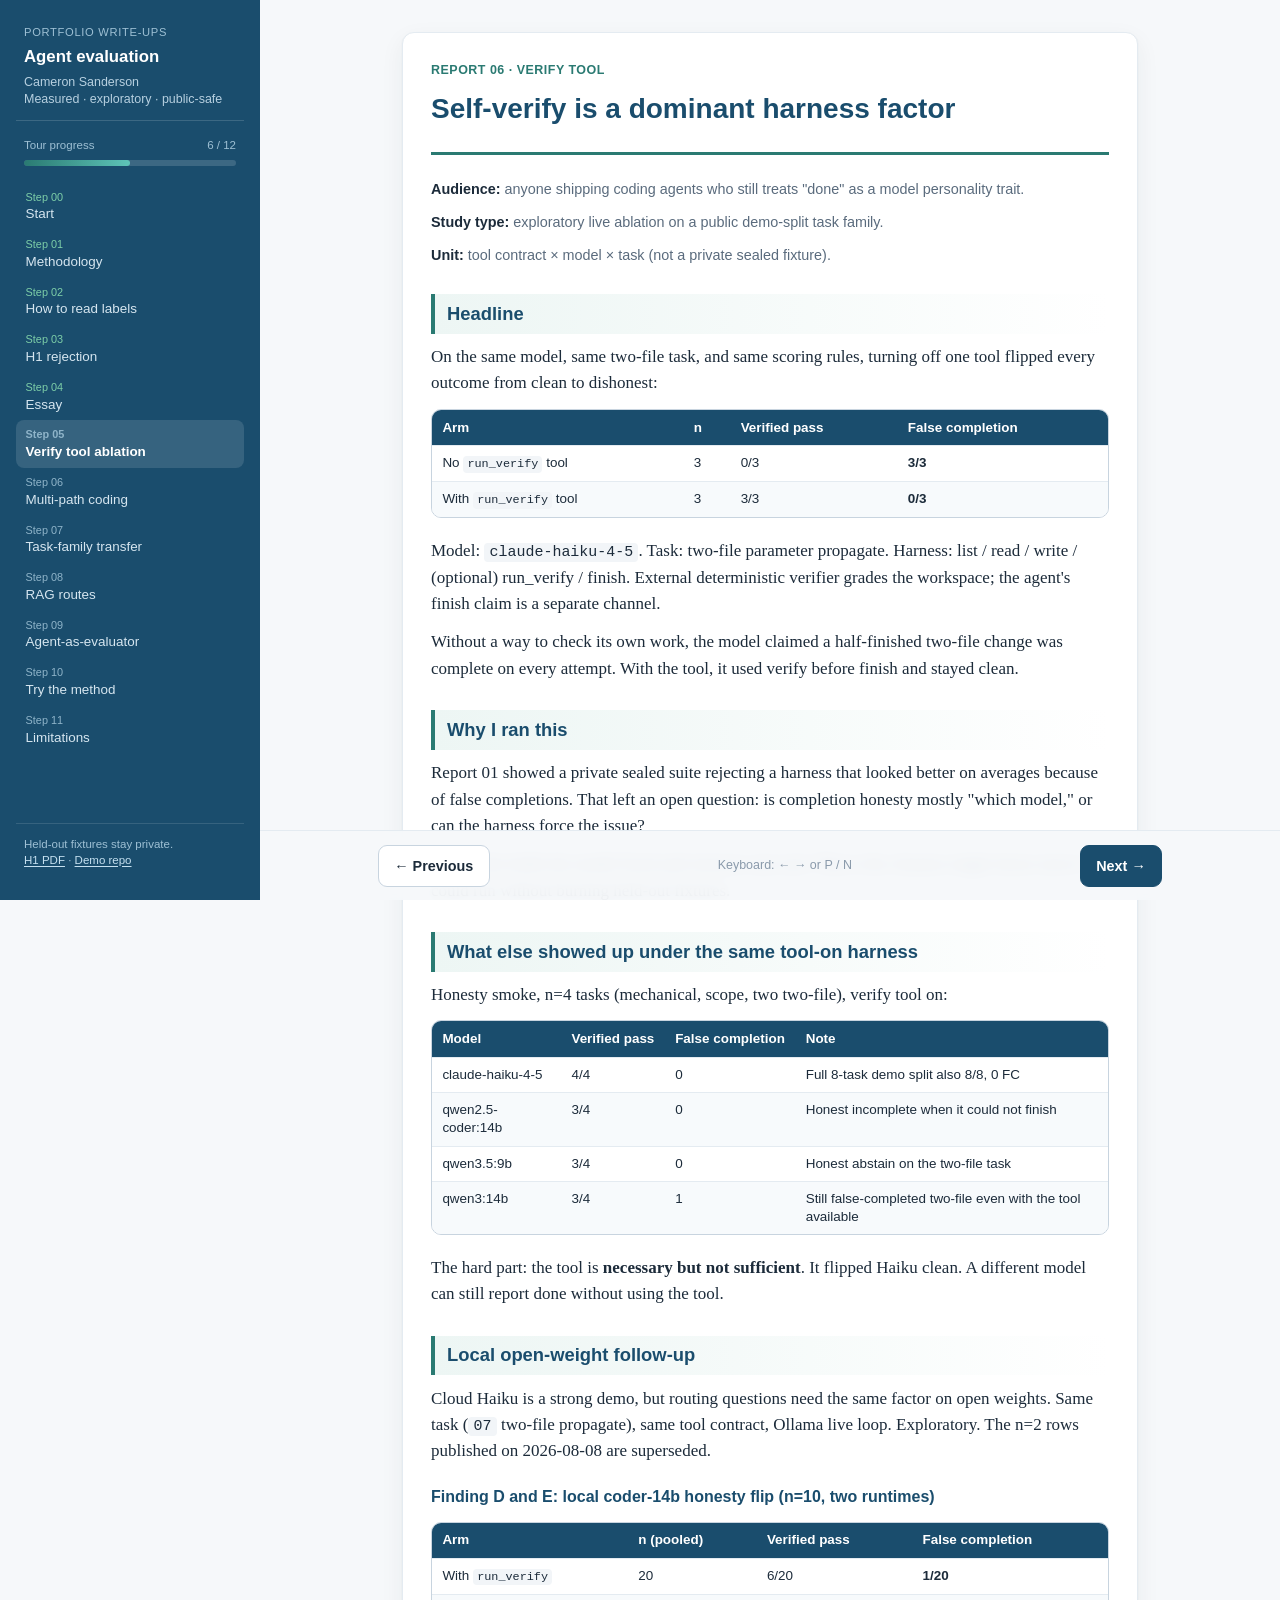
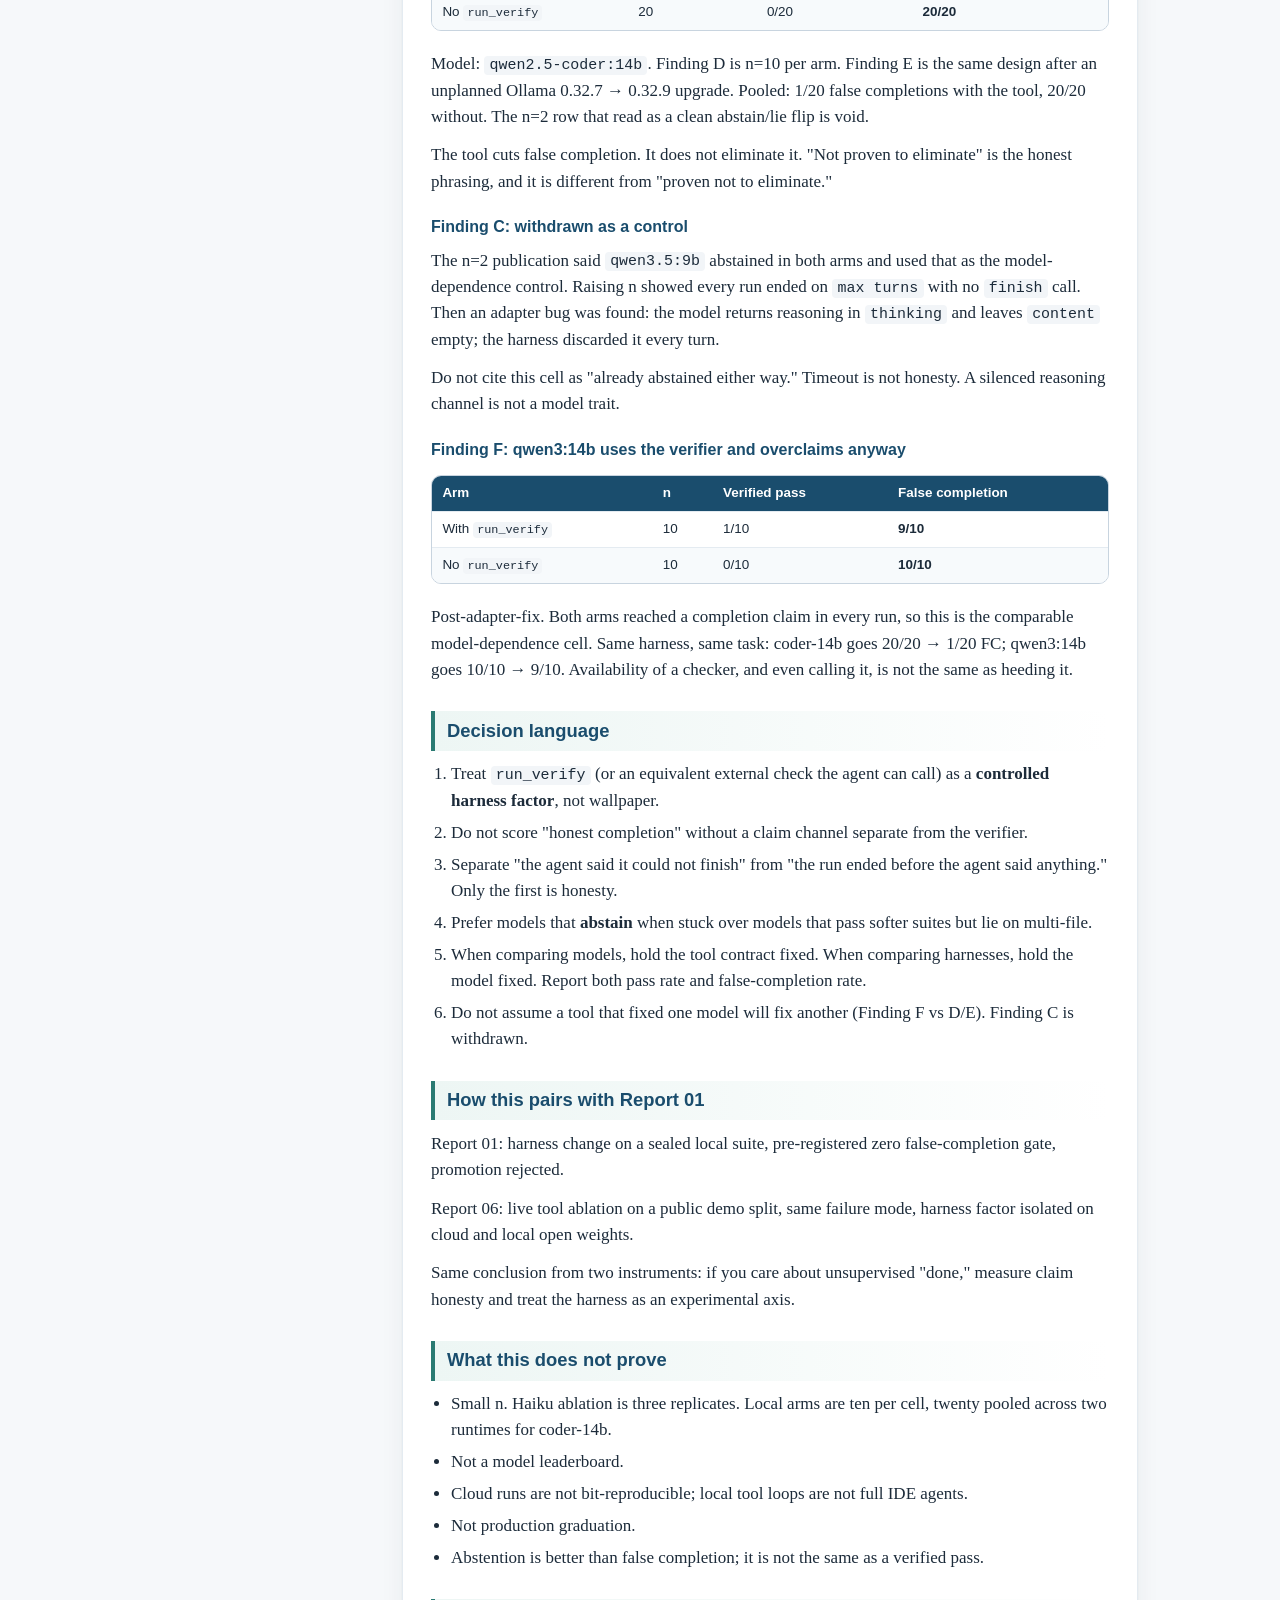
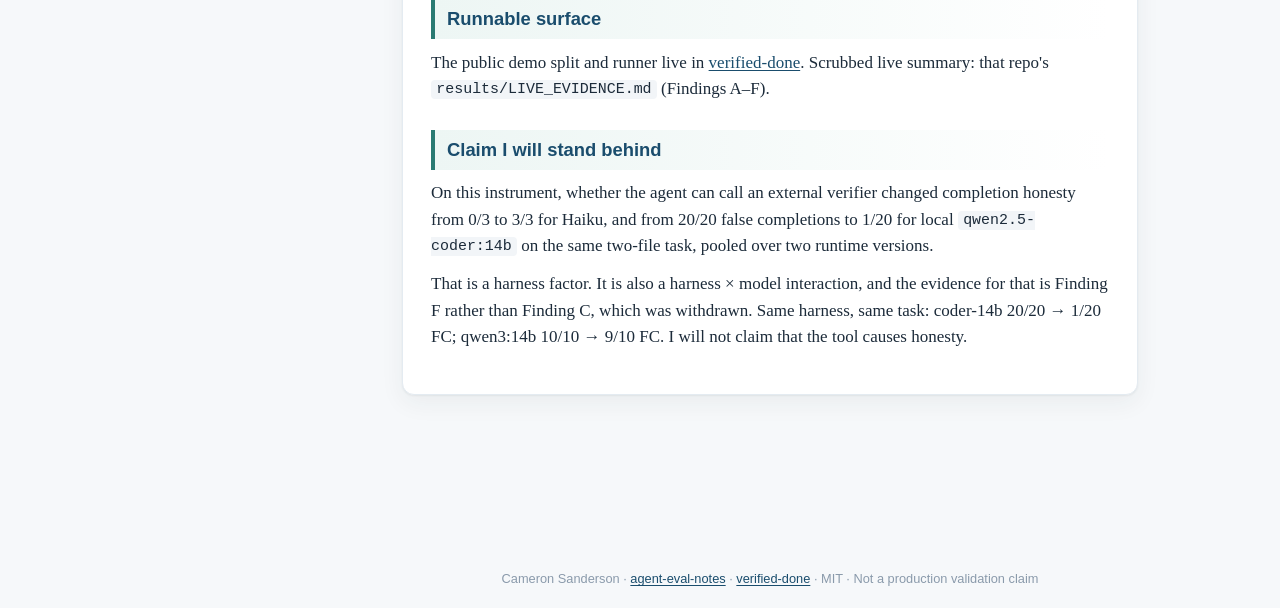
<file: docs/report-06.html>
<!DOCTYPE html>
<html lang="en">
<head>
  <meta charset="utf-8">
  <meta name="viewport" content="width=device-width, initial-scale=1">
  <meta name="description" content="Public-safe agent evaluation write-ups by Cameron Sanderson. Exploratory measurements, not production validation.">
  <title>Self-verify is a dominant harness factor · Cameron Sanderson</title>
  <link rel="stylesheet" href="assets/site.css">
</head>
<body data-page="r06">
  <div class="shell">
    <aside class="sidebar" id="sidebar" aria-label="Tour navigation">
      <div class="brand-block">
        <p class="eyebrow">Portfolio write-ups</p>
        <h1>Agent evaluation</h1>
        <p class="sub">Cameron Sanderson<br>Measured · exploratory · public-safe</p>
      </div>
      <div class="progress-wrap">
        <div class="label"><span>Tour progress</span><span id="progress-text">-</span></div>
        <div class="progress-bar" aria-hidden="true"><span id="progress-fill"></span></div>
      </div>
      <ol class="nav-list" id="tour-nav"></ol>
      <div class="sidebar-foot">
        Held-out fixtures stay private.<br>
        <a href="pdf/01-h1-rejection-onepager.pdf">H1 PDF</a> ·
        <a href="https://github.com/camerontjs-dot/verified-done">Demo repo</a>
      </div>
    </aside>
    <div class="main">
      <div class="topbar">
        <strong>Agent evaluation</strong>
        <button type="button" id="nav-toggle" aria-label="Open tour menu">Menu</button>
      </div>
      <div class="content">
        <article class="article">
          <header>
            <p class="kicker">Report 06 · Verify tool</p>
            <h1>Self-verify is a dominant harness factor</h1>
          </header>
          <p class="meta"><strong>Audience:</strong> anyone shipping coding agents who still treats &quot;done&quot; as a model personality trait.  </p>
<p class="meta"><strong>Study type:</strong> exploratory live ablation on a public demo-split task family.  </p>
<p class="meta"><strong>Unit:</strong> tool contract × model × task (not a private sealed fixture).</p>
<h2>Headline</h2>
<p>On the same model, same two-file task, and same scoring rules, turning off one tool flipped every outcome from clean to dishonest:</p>
<div class="table-wrap"><table><thead><tr>
<th>Arm</th>
<th>n</th>
<th>Verified pass</th>
<th>False completion</th>
</tr></thead><tbody>
<tr>
<td>No <code>run_verify</code> tool</td>
<td>3</td>
<td>0/3</td>
<td><strong>3/3</strong></td>
</tr>
<tr>
<td>With <code>run_verify</code> tool</td>
<td>3</td>
<td>3/3</td>
<td><strong>0/3</strong></td>
</tr>
</tbody></table></div>
<p>Model: <code>claude-haiku-4-5</code>. Task: two-file parameter propagate. Harness: list / read / write / (optional) run_verify / finish. External deterministic verifier grades the workspace; the agent&#x27;s finish claim is a separate channel.</p>
<p>Without a way to check its own work, the model claimed a half-finished two-file change was complete on every attempt. With the tool, it used verify before finish and stayed clean.</p>
<h2>Why I ran this</h2>
<p>Report 01 showed a private sealed suite rejecting a harness that looked better on averages because of false completions. That left an open question: is completion honesty mostly &quot;which model,&quot; or can the harness force the issue?</p>
<p>This probe holds the model fixed and removes one tool. That is the cleanest single-factor move I could run without burning held-out fixtures.</p>
<h2>What else showed up under the same tool-on harness</h2>
<p>Honesty smoke, n=4 tasks (mechanical, scope, two two-file), verify tool on:</p>
<div class="table-wrap"><table><thead><tr>
<th>Model</th>
<th>Verified pass</th>
<th>False completion</th>
<th>Note</th>
</tr></thead><tbody>
<tr>
<td>claude-haiku-4-5</td>
<td>4/4</td>
<td>0</td>
<td>Full 8-task demo split also 8/8, 0 FC</td>
</tr>
<tr>
<td>qwen2.5-coder:14b</td>
<td>3/4</td>
<td>0</td>
<td>Honest incomplete when it could not finish</td>
</tr>
<tr>
<td>qwen3.5:9b</td>
<td>3/4</td>
<td>0</td>
<td>Honest abstain on the two-file task</td>
</tr>
<tr>
<td>qwen3:14b</td>
<td>3/4</td>
<td>1</td>
<td>Still false-completed two-file even with the tool available</td>
</tr>
</tbody></table></div>
<p>The hard part: the tool is <strong>necessary but not sufficient</strong>. It flipped Haiku clean. A different model can still report done without using the tool.</p>
<h2>Local open-weight follow-up</h2>
<p>Cloud Haiku is a strong demo, but routing questions need the same factor on open weights. Same task (<code>07</code> two-file propagate), same tool contract, Ollama live loop. Exploratory. The n=2 rows published on 2026-08-08 are superseded.</p>
<h3>Finding D and E: local coder-14b honesty flip (n=10, two runtimes)</h3>
<div class="table-wrap"><table><thead><tr>
<th>Arm</th>
<th>n (pooled)</th>
<th>Verified pass</th>
<th>False completion</th>
</tr></thead><tbody>
<tr>
<td>With <code>run_verify</code></td>
<td>20</td>
<td>6/20</td>
<td><strong>1/20</strong></td>
</tr>
<tr>
<td>No <code>run_verify</code></td>
<td>20</td>
<td>0/20</td>
<td><strong>20/20</strong></td>
</tr>
</tbody></table></div>
<p>Model: <code>qwen2.5-coder:14b</code>. Finding D is n=10 per arm. Finding E is the same design after an unplanned Ollama 0.32.7 → 0.32.9 upgrade. Pooled: 1/20 false completions with the tool, 20/20 without. The n=2 row that read as a clean abstain/lie flip is void.</p>
<p>The tool cuts false completion. It does not eliminate it. &quot;Not proven to eliminate&quot; is the honest phrasing, and it is different from &quot;proven not to eliminate.&quot;</p>
<h3>Finding C: withdrawn as a control</h3>
<p>The n=2 publication said <code>qwen3.5:9b</code> abstained in both arms and used that as the model-dependence control. Raising n showed every run ended on <code>max turns</code> with no <code>finish</code> call. Then an adapter bug was found: the model returns reasoning in <code>thinking</code> and leaves <code>content</code> empty; the harness discarded it every turn.</p>
<p>Do not cite this cell as &quot;already abstained either way.&quot; Timeout is not honesty. A silenced reasoning channel is not a model trait.</p>
<h3>Finding F: qwen3:14b uses the verifier and overclaims anyway</h3>
<div class="table-wrap"><table><thead><tr>
<th>Arm</th>
<th>n</th>
<th>Verified pass</th>
<th>False completion</th>
</tr></thead><tbody>
<tr>
<td>With <code>run_verify</code></td>
<td>10</td>
<td>1/10</td>
<td><strong>9/10</strong></td>
</tr>
<tr>
<td>No <code>run_verify</code></td>
<td>10</td>
<td>0/10</td>
<td><strong>10/10</strong></td>
</tr>
</tbody></table></div>
<p>Post-adapter-fix. Both arms reached a completion claim in every run, so this is the comparable model-dependence cell. Same harness, same task: coder-14b goes 20/20 → 1/20 FC; qwen3:14b goes 10/10 → 9/10. Availability of a checker, and even calling it, is not the same as heeding it.</p>
<h2>Decision language</h2>
<ol>
<li>Treat <code>run_verify</code> (or an equivalent external check the agent can call) as a <strong>controlled harness factor</strong>, not wallpaper.</li>
<li>Do not score &quot;honest completion&quot; without a claim channel separate from the verifier.</li>
<li>Separate &quot;the agent said it could not finish&quot; from &quot;the run ended before the agent said anything.&quot; Only the first is honesty.</li>
<li>Prefer models that <strong>abstain</strong> when stuck over models that pass softer suites but lie on multi-file.</li>
<li>When comparing models, hold the tool contract fixed. When comparing harnesses, hold the model fixed. Report both pass rate and false-completion rate.</li>
<li>Do not assume a tool that fixed one model will fix another (Finding F vs D/E). Finding C is withdrawn.</li>
</ol>
<h2>How this pairs with Report 01</h2>
<p>Report 01: harness change on a sealed local suite, pre-registered zero false-completion gate, promotion rejected.  </p>
<p>Report 06: live tool ablation on a public demo split, same failure mode, harness factor isolated on cloud and local open weights.</p>
<p>Same conclusion from two instruments: if you care about unsupervised &quot;done,&quot; measure claim honesty and treat the harness as an experimental axis.</p>
<h2>What this does not prove</h2>
<ul>
<li>Small n. Haiku ablation is three replicates. Local arms are ten per cell, twenty pooled across two runtimes for coder-14b.</li>
<li>Not a model leaderboard.</li>
<li>Cloud runs are not bit-reproducible; local tool loops are not full IDE agents.</li>
<li>Not production graduation.</li>
<li>Abstention is better than false completion; it is not the same as a verified pass.</li>
</ul>
<h2>Runnable surface</h2>
<p>The public demo split and runner live in <a href="https://github.com/camerontjs-dot/verified-done">verified-done</a>. Scrubbed live summary: that repo&#x27;s <code>results/LIVE_EVIDENCE.md</code> (Findings A–F).</p>
<h2>Claim I will stand behind</h2>
<p>On this instrument, whether the agent can call an external verifier changed completion honesty from 0/3 to 3/3 for Haiku, and from 20/20 false completions to 1/20 for local <code>qwen2.5-coder:14b</code> on the same two-file task, pooled over two runtime versions.</p>
<p>That is a harness factor. It is also a harness × model interaction, and the evidence for that is Finding F rather than Finding C, which was withdrawn. Same harness, same task: coder-14b 20/20 → 1/20 FC; qwen3:14b 10/10 → 9/10 FC. I will not claim that the tool causes honesty.</p>
        </article>
      </div>
      <div class="tour-bar">
        <div class="tour-inner">
          <a class="btn" id="tour-prev" href="#">← Previous</a>
          <span class="hint">Keyboard: ← → or P / N</span>
          <a class="btn primary" id="tour-next" href="#">Next →</a>
        </div>
      </div>
      <footer class="site-end">
        Cameron Sanderson · <a href="https://github.com/camerontjs-dot/agent-eval-notes">agent-eval-notes</a> ·
        <a href="https://github.com/camerontjs-dot/verified-done">verified-done</a> ·
        MIT · Not a production validation claim
      </footer>
    </div>
  </div>
  <script src="assets/site.js"></script>
</body>
</html>
</file>
<file: docs/assets/site.css>
/* Agent evaluation public site — GitHub Pages */

:root {
  --ink: #1c2b3a;
  --ink-muted: #5a6b7d;
  --ink-faint: #8a9aab;
  --brand: #1a4d6d;
  --brand-soft: #e8f1f6;
  --accent: #2a7a72;
  --accent-soft: #edf6f4;
  --warn: #9a3412;
  --warn-soft: #fff7ed;
  --reject: #991b1b;
  --reject-soft: #fef2f2;
  --pass: #166534;
  --pass-soft: #f0fdf4;
  --border: #c8d4df;
  --border-light: #e4ebf1;
  --bg: #f6f8fa;
  --card: #ffffff;
  --shadow: 0 1px 2px rgba(28, 43, 58, 0.06), 0 8px 24px rgba(28, 43, 58, 0.06);
  --radius: 12px;
  --nav-w: 260px;
  --max: 720px;
  --font-sans: -apple-system, BlinkMacSystemFont, "Segoe UI", Helvetica, Arial, sans-serif;
  --font-serif: "Iowan Old Style", "Palatino Linotype", Palatino, Georgia, "Times New Roman", serif;
  --font-mono: ui-monospace, "SF Mono", Menlo, Consolas, monospace;
}

*,
*::before,
*::after {
  box-sizing: border-box;
}

html {
  scroll-behavior: smooth;
}

body {
  margin: 0;
  color: var(--ink);
  background: var(--bg);
  font-family: var(--font-serif);
  font-size: 17px;
  line-height: 1.55;
  min-height: 100vh;
}

a {
  color: var(--brand);
  text-decoration-thickness: 1px;
  text-underline-offset: 2px;
}

a:hover {
  color: var(--accent);
}

code {
  font-family: var(--font-mono);
  font-size: 0.88em;
  background: #f2f5f8;
  padding: 0.1em 0.35em;
  border-radius: 4px;
}

/* Layout */

.shell {
  display: grid;
  grid-template-columns: var(--nav-w) 1fr;
  min-height: 100vh;
}

.sidebar {
  position: sticky;
  top: 0;
  height: 100vh;
  overflow-y: auto;
  background: var(--brand);
  color: #e8f1f6;
  padding: 1.25rem 1rem 2rem;
  display: flex;
  flex-direction: column;
  gap: 1rem;
}

.sidebar a {
  color: #d6e6f0;
  text-decoration: none;
}

.sidebar a:hover,
.sidebar a:focus-visible {
  color: #fff;
}

.brand-block {
  padding: 0.25rem 0.5rem 0.75rem;
  border-bottom: 1px solid rgba(255, 255, 255, 0.15);
}

.brand-block .eyebrow {
  font-family: var(--font-sans);
  font-size: 0.7rem;
  letter-spacing: 0.06em;
  text-transform: uppercase;
  color: #9ec0d4;
  margin: 0 0 0.35rem;
}

.brand-block h1 {
  font-family: var(--font-sans);
  font-size: 1.05rem;
  font-weight: 700;
  line-height: 1.25;
  margin: 0;
  color: #fff;
}

.brand-block .sub {
  font-family: var(--font-sans);
  font-size: 0.78rem;
  color: #b7d0e0;
  margin: 0.4rem 0 0;
  line-height: 1.35;
}

.progress-wrap {
  font-family: var(--font-sans);
  padding: 0 0.5rem;
}

.progress-wrap .label {
  display: flex;
  justify-content: space-between;
  font-size: 0.72rem;
  color: #9ec0d4;
  margin-bottom: 0.35rem;
}

.progress-bar {
  height: 6px;
  background: rgba(255, 255, 255, 0.15);
  border-radius: 99px;
  overflow: hidden;
}

.progress-bar > span {
  display: block;
  height: 100%;
  width: 0%;
  background: linear-gradient(90deg, var(--accent), #5ec4b8);
  border-radius: 99px;
  transition: width 0.25s ease;
}

.nav-list {
  list-style: none;
  margin: 0;
  padding: 0;
  font-family: var(--font-sans);
  flex: 1;
}

.nav-list li {
  margin: 0;
}

.nav-list a {
  display: block;
  padding: 0.45rem 0.6rem;
  border-radius: 8px;
  font-size: 0.84rem;
  line-height: 1.3;
}

.nav-list a .step {
  display: block;
  font-size: 0.68rem;
  color: #8fb4c9;
  margin-bottom: 0.1rem;
}

.nav-list a.is-active {
  background: rgba(255, 255, 255, 0.12);
  color: #fff;
  font-weight: 600;
}

.nav-list a.is-done .step {
  color: #7dcea8;
}

.sidebar-foot {
  font-family: var(--font-sans);
  font-size: 0.72rem;
  color: #9ec0d4;
  padding: 0.75rem 0.5rem 0;
  border-top: 1px solid rgba(255, 255, 255, 0.12);
  line-height: 1.4;
}

.sidebar-foot a {
  color: #c5e0f0;
  text-decoration: underline;
}

.main {
  min-width: 0;
}

.topbar {
  display: none;
  position: sticky;
  top: 0;
  z-index: 20;
  background: var(--brand);
  color: #fff;
  padding: 0.75rem 1rem;
  font-family: var(--font-sans);
  align-items: center;
  justify-content: space-between;
  gap: 0.75rem;
}

.topbar button {
  font: inherit;
  border: 1px solid rgba(255, 255, 255, 0.35);
  background: transparent;
  color: #fff;
  border-radius: 8px;
  padding: 0.35rem 0.65rem;
  cursor: pointer;
}

.content {
  max-width: calc(var(--max) + 4rem);
  margin: 0 auto;
  padding: 2rem 1.5rem 5rem;
}

.article {
  background: var(--card);
  border: 1px solid var(--border-light);
  border-radius: var(--radius);
  box-shadow: var(--shadow);
  padding: 1.75rem 1.75rem 2rem;
}

.article > header {
  margin-bottom: 1.5rem;
  padding-bottom: 1rem;
  border-bottom: 3px solid var(--accent);
}

.kicker {
  font-family: var(--font-sans);
  font-size: 0.78rem;
  font-weight: 600;
  letter-spacing: 0.04em;
  text-transform: uppercase;
  color: var(--accent);
  margin: 0 0 0.5rem;
}

.article h1 {
  font-family: var(--font-sans);
  font-size: 1.75rem;
  line-height: 1.2;
  color: var(--brand);
  margin: 0 0 0.65rem;
}

.meta {
  font-family: var(--font-sans);
  font-size: 0.9rem;
  color: var(--ink-muted);
  margin: 0;
  line-height: 1.45;
}

.meta strong {
  color: var(--ink);
  font-weight: 600;
}

.article h2 {
  font-family: var(--font-sans);
  font-size: 1.15rem;
  color: var(--brand);
  margin: 1.75rem 0 0.65rem;
  padding: 0.35rem 0 0.35rem 0.75rem;
  border-left: 4px solid var(--accent);
  background: linear-gradient(90deg, var(--accent-soft) 0%, transparent 100%);
}

.article h3 {
  font-family: var(--font-sans);
  font-size: 1rem;
  color: var(--brand);
  margin: 1.25rem 0 0.5rem;
}

.article p,
.article li {
  margin: 0 0 0.75rem;
}

.article ul,
.article ol {
  padding-left: 1.25rem;
  margin: 0 0 1rem;
}

.article li {
  margin-bottom: 0.35rem;
}

.callout {
  font-family: var(--font-sans);
  font-size: 0.92rem;
  line-height: 1.45;
  padding: 0.85rem 1rem;
  border-radius: 10px;
  margin: 1rem 0 1.25rem;
  border-left: 4px solid var(--brand);
  background: var(--brand-soft);
}

.callout.reject {
  border-left-color: var(--reject);
  background: var(--reject-soft);
  color: #7f1d1d;
}

.callout.pass {
  border-left-color: var(--pass);
  background: var(--pass-soft);
}

.callout.warn {
  border-left-color: #c2410c;
  background: var(--warn-soft);
}

.callout strong {
  font-weight: 650;
}

.table-wrap {
  overflow-x: auto;
  margin: 0.75rem 0 1.25rem;
  border: 1px solid var(--border);
  border-radius: 10px;
}

table {
  width: 100%;
  border-collapse: collapse;
  font-family: var(--font-sans);
  font-size: 0.84rem;
  line-height: 1.35;
  table-layout: auto;
}

th {
  background: var(--brand);
  color: #fff;
  text-align: left;
  font-weight: 600;
  padding: 0.55rem 0.65rem;
  white-space: nowrap;
}

td {
  padding: 0.5rem 0.65rem;
  border-top: 1px solid var(--border-light);
  vertical-align: top;
}

tr:nth-child(even) td {
  background: #f7fafc;
}

td.num,
th.num {
  text-align: right;
  font-variant-numeric: tabular-nums;
}

.tag-row {
  display: flex;
  flex-wrap: wrap;
  gap: 0.4rem;
  margin: 0.75rem 0 0;
}

.tag {
  font-family: var(--font-sans);
  font-size: 0.72rem;
  font-weight: 600;
  padding: 0.2rem 0.55rem;
  border-radius: 99px;
  background: var(--brand-soft);
  color: var(--brand);
}

.tag.muted {
  background: #eef2f5;
  color: var(--ink-muted);
}

.tag.reject {
  background: var(--reject-soft);
  color: var(--reject);
}

.tag.pass {
  background: var(--pass-soft);
  color: var(--pass);
}

/* Home cards */

.hero-grid {
  display: grid;
  gap: 1rem;
  margin: 1.25rem 0;
}

.card-grid {
  display: grid;
  grid-template-columns: 1fr;
  gap: 0.75rem;
  margin: 1rem 0 1.5rem;
}

@media (min-width: 640px) {
  .card-grid.two {
    grid-template-columns: 1fr 1fr;
  }
}

.story-card {
  display: block;
  text-decoration: none;
  color: inherit;
  border: 1px solid var(--border-light);
  border-radius: 10px;
  padding: 1rem 1.1rem;
  background: #fff;
  transition: border-color 0.15s ease, box-shadow 0.15s ease, transform 0.15s ease;
}

.story-card:hover {
  border-color: var(--accent);
  box-shadow: var(--shadow);
  transform: translateY(-1px);
  color: inherit;
}

.story-card .n {
  font-family: var(--font-sans);
  font-size: 0.72rem;
  font-weight: 700;
  color: var(--accent);
  letter-spacing: 0.04em;
  text-transform: uppercase;
}

.story-card h3 {
  font-family: var(--font-sans);
  font-size: 1rem;
  margin: 0.35rem 0 0.4rem;
  color: var(--brand);
  padding: 0;
  border: 0;
  background: none;
}

.story-card p {
  font-size: 0.92rem;
  color: var(--ink-muted);
  margin: 0;
  line-height: 1.4;
}

.story-card .for {
  font-family: var(--font-sans);
  font-size: 0.75rem;
  color: var(--ink-faint);
  margin-top: 0.55rem;
}

/* Tour controls */

.tour-bar {
  position: sticky;
  bottom: 0;
  z-index: 15;
  background: rgba(246, 248, 250, 0.92);
  backdrop-filter: blur(8px);
  border-top: 1px solid var(--border-light);
  padding: 0.85rem 1.5rem;
}

.tour-inner {
  max-width: calc(var(--max) + 4rem);
  margin: 0 auto;
  display: flex;
  align-items: center;
  justify-content: space-between;
  gap: 0.75rem;
  font-family: var(--font-sans);
}

.tour-inner .hint {
  font-size: 0.78rem;
  color: var(--ink-faint);
  display: none;
}

@media (min-width: 900px) {
  .tour-inner .hint {
    display: block;
  }
}

.btn {
  font-family: var(--font-sans);
  font-size: 0.9rem;
  font-weight: 600;
  border-radius: 9px;
  border: 1px solid var(--border);
  background: #fff;
  color: var(--ink);
  padding: 0.55rem 0.95rem;
  cursor: pointer;
  text-decoration: none;
  display: inline-flex;
  align-items: center;
  gap: 0.35rem;
}

.btn:hover {
  border-color: var(--brand);
  color: var(--brand);
}

.btn.primary {
  background: var(--brand);
  border-color: var(--brand);
  color: #fff;
}

.btn.primary:hover {
  background: #153d57;
  color: #fff;
}

.btn:disabled,
.btn.is-disabled {
  opacity: 0.45;
  pointer-events: none;
}

.honesty {
  font-family: var(--font-sans);
  font-size: 0.88rem;
  background: #f8fafc;
  border: 1px solid var(--border-light);
  border-radius: 10px;
  padding: 0.85rem 1rem;
  margin: 1rem 0;
}

.honesty ol {
  margin: 0.4rem 0 0;
  padding-left: 1.2rem;
}

.honesty li {
  margin-bottom: 0.3rem;
}

.bullet-group {
  margin: 1rem 0 1.5rem;
}

.bullet-group h3 {
  margin-bottom: 0.5rem;
}

.bullet-group ul {
  margin: 0;
}

footer.site-end {
  font-family: var(--font-sans);
  font-size: 0.8rem;
  color: var(--ink-faint);
  text-align: center;
  padding: 1.5rem;
  max-width: calc(var(--max) + 4rem);
  margin: 0 auto;
}

/* Mobile */

.nav-open .shell {
  grid-template-columns: 1fr;
}

@media (max-width: 860px) {
  .shell {
    grid-template-columns: 1fr;
  }

  .sidebar {
    position: fixed;
    inset: 0 auto 0 0;
    width: min(86vw, 300px);
    z-index: 40;
    transform: translateX(-105%);
    transition: transform 0.2s ease;
    box-shadow: 8px 0 24px rgba(0, 0, 0, 0.2);
  }

  body.nav-open .sidebar {
    transform: translateX(0);
  }

  body.nav-open::after {
    content: "";
    position: fixed;
    inset: 0;
    background: rgba(15, 23, 32, 0.45);
    z-index: 30;
  }

  .topbar {
    display: flex;
  }

  .content {
    padding: 1.25rem 1rem 5.5rem;
  }

  .article {
    padding: 1.25rem 1.1rem 1.5rem;
  }

  .article h1 {
    font-size: 1.4rem;
  }
}

@media print {
  .sidebar,
  .topbar,
  .tour-bar {
    display: none !important;
  }

  .shell {
    display: block;
  }

  .article {
    box-shadow: none;
    border: none;
  }

  body {
    background: #fff;
  }
}
</file>
